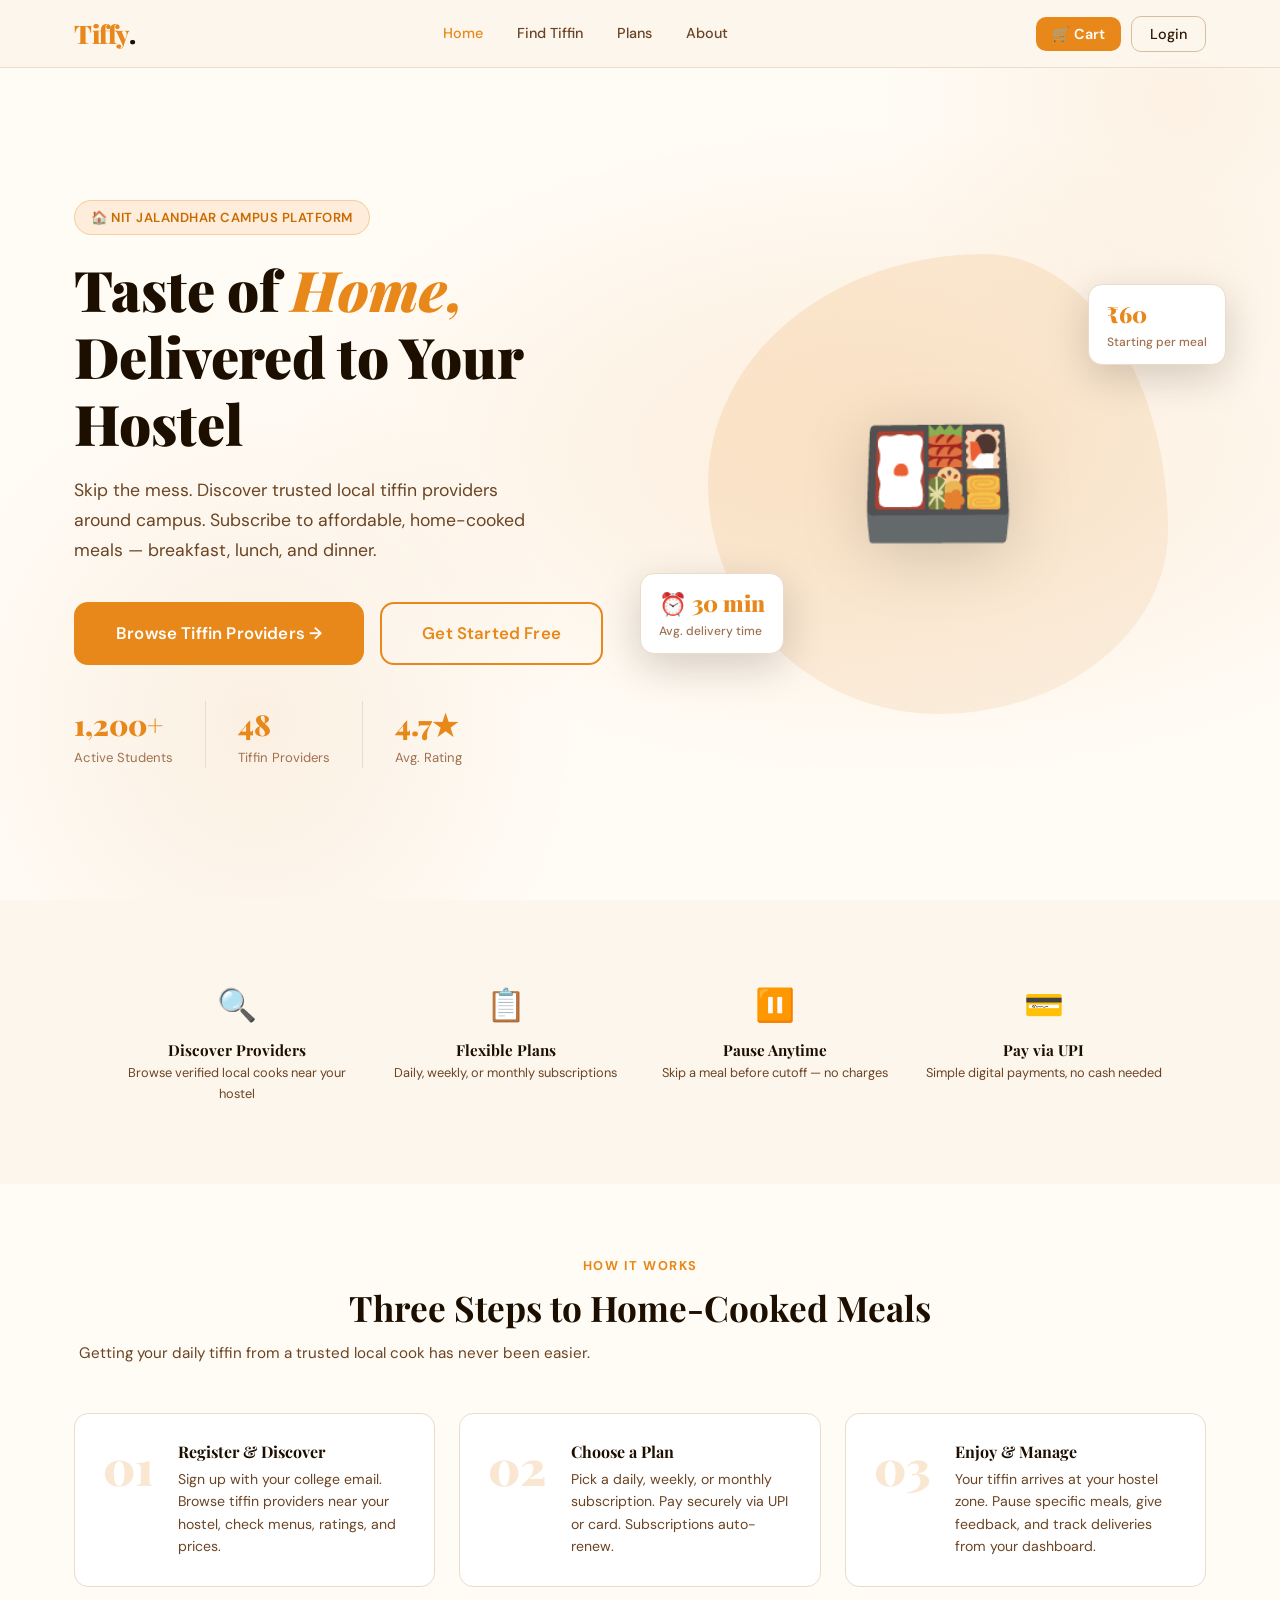
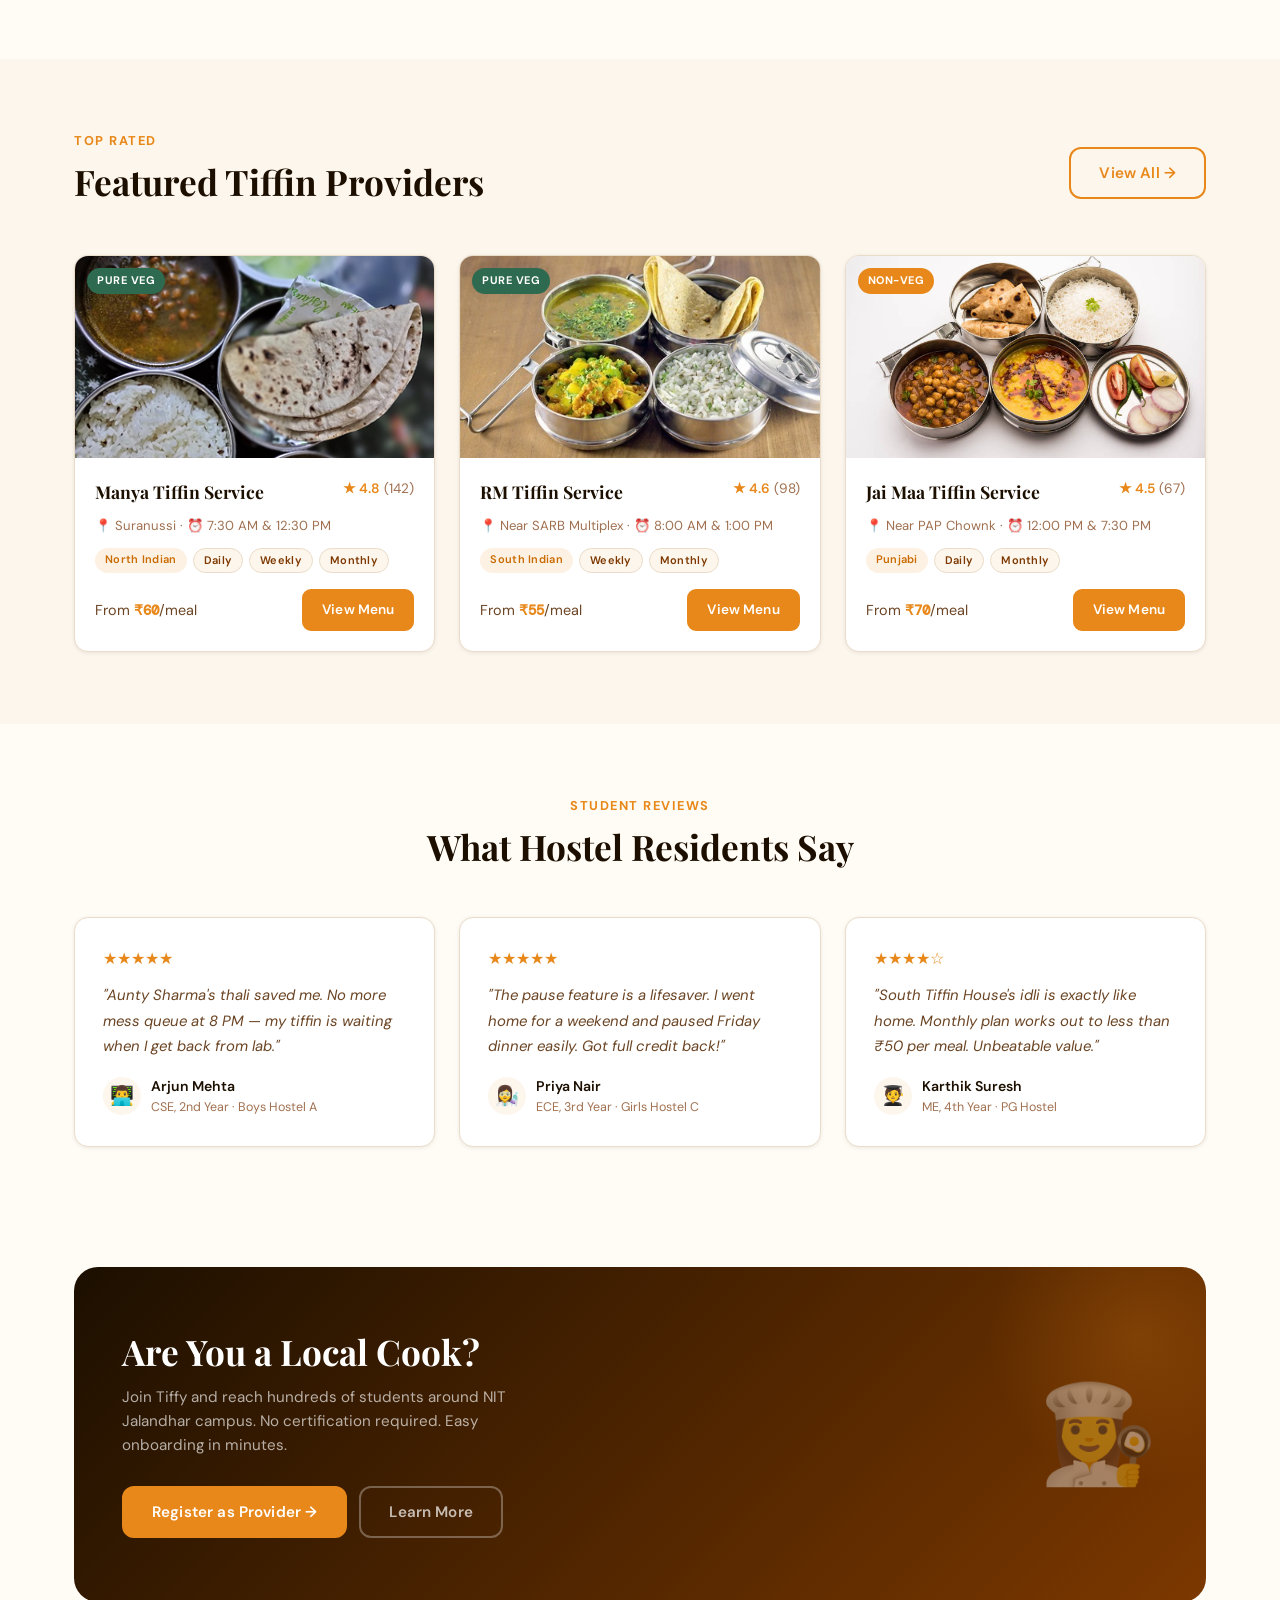
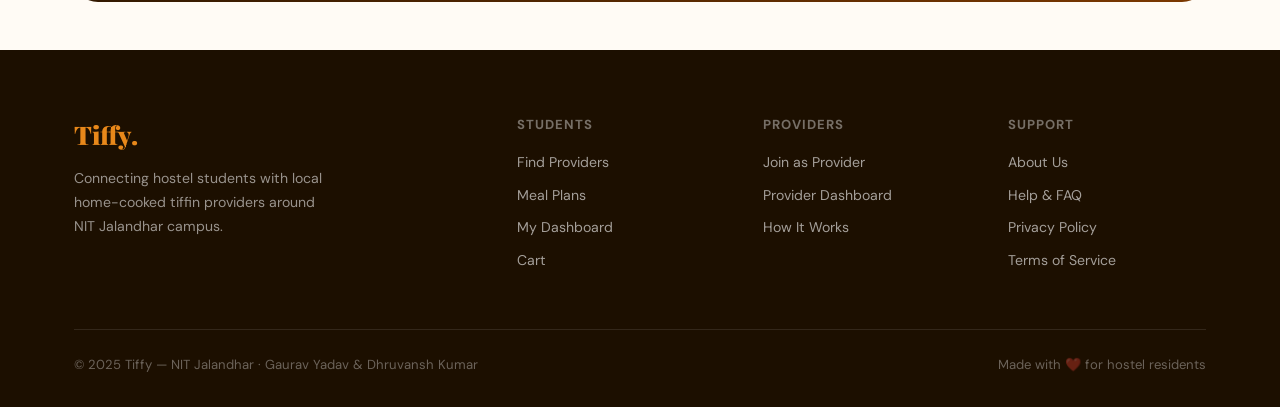
<file: index.html>
<!DOCTYPE html>
<html lang="en">
<head>
  <meta charset="UTF-8">
  <meta name="viewport" content="width=device-width, initial-scale=1.0">
  <title>Tiffy — Home-Style Tiffin for Hostel Students</title>
  <link rel="stylesheet" href="css/style.css">
  <style>
    /* Page-specific styles */
    .how-step { display: flex; gap: 24px; align-items: flex-start; padding: 28px; background: white; border-radius: var(--radius); border: 1px solid var(--border); }
    .how-num { font-family: var(--font-display); font-size: 3rem; font-weight: 900; color: rgba(232,136,26,0.2); line-height: 1; flex-shrink: 0; }
    .how-content h4 { color: var(--espresso); margin-bottom: 6px; }
    .how-content p { font-size: 0.88rem; }
    .testimonial-card { background: white; border-radius: var(--radius); padding: 28px; border: 1px solid var(--border); box-shadow: var(--shadow-sm); }
    .testimonial-card .stars { color: var(--saffron); font-size: 1rem; margin-bottom: 12px; }
    .testimonial-card .quote { font-size: 0.93rem; color: var(--text-light); line-height: 1.7; margin-bottom: 16px; font-style: italic; }
    .testimonial-card .author { display: flex; align-items: center; gap: 10px; }
    .testimonial-card .avatar { width: 38px; height: 38px; border-radius: 50%; background: var(--cream); display: flex; align-items: center; justify-content: center; font-size: 1.2rem; }
    .testimonial-card .author-info .name { font-weight: 600; font-size: 0.88rem; color: var(--espresso); }
    .testimonial-card .author-info .role { font-size: 0.78rem; color: var(--muted); }
    .features-strip { background: var(--cream); border-radius: var(--radius); padding: 32px 40px; display: grid; grid-template-columns: repeat(4, 1fr); gap: 24px; }
    .feat-item { text-align: center; }
    .feat-icon { font-size: 2rem; margin-bottom: 10px; }
    .feat-item h4 { font-size: 0.95rem; color: var(--espresso); margin-bottom: 4px; }
    .feat-item p { font-size: 0.8rem; }
    .cta-banner { background: linear-gradient(135deg, var(--espresso) 0%, var(--deep) 100%); border-radius: 24px; padding: 64px 48px; display: grid; grid-template-columns: 1fr auto; gap: 40px; align-items: center; overflow: hidden; position: relative; }
    .cta-banner::before { content: ''; position: absolute; right: -80px; top: -80px; width: 300px; height: 300px; background: radial-gradient(circle, rgba(232,136,26,0.2) 0%, transparent 70%); pointer-events: none; }
    .cta-banner h2 { color: white; margin-bottom: 12px; }
    .cta-banner p { color: rgba(255,255,255,0.65); max-width: 400px; }
    .provider-preview { background: var(--cream); border-radius: 12px; padding: 16px 20px; display: flex; align-items: center; gap: 14px; margin-bottom: 12px; transition: box-shadow var(--transition); }
    .provider-preview:hover { box-shadow: var(--shadow-md); }
    @media(max-width:768px) { .features-strip { grid-template-columns: 1fr 1fr; } .cta-banner { grid-template-columns: 1fr; } }
  </style>
</head>
<body>
<!--Comment-->
<!-- Navbar -->
<nav class="navbar" id="navbar">
  <div class="navbar-inner">
    <a href="index.html" class="nav-logo">Tiffy<span>.</span></a>
    <div class="nav-links">
      <a href="index.html">Home</a>
      <a href="discovery.html">Find Tiffin</a>
      <a href="subscriptions.html">Plans</a>
      <a href="about.html">About</a>
    </div>
    <div class="nav-actions">
      <a href="cart.html" style="text-decoration:none">
        <button class="btn-cart">🛒 Cart<span class="cart-badge" style="display:none">0</span></button>
      </a>
      <button class="btn-nav-login">Login</button>
    </div>
  </div>
</nav>

<!-- Hero -->
<section class="hero">
  <div class="container">
    <div class="grid-2" style="align-items:center; gap:60px;">
      <div class="hero-content">
        <div class="hero-eyebrow">🏠 NIT Jalandhar Campus Platform</div>
        <h1>Taste of <span class="accent">Home,</span><br>Delivered to Your Hostel</h1>
        <p>Skip the mess. Discover trusted local tiffin providers around campus. Subscribe to affordable, home-cooked meals — breakfast, lunch, and dinner.</p>
        <div class="hero-ctas">
          <a href="discovery.html" class="btn btn-primary btn-lg">Browse Tiffin Providers →</a>
          <a href="register.html" class="btn btn-secondary btn-lg">Get Started Free</a>
        </div>
        <div style="display:flex; gap:32px; margin-top:36px;">
          <div><div style="font-family:var(--font-display);font-size:1.8rem;font-weight:900;color:var(--saffron);">1,200+</div><div style="font-size:0.82rem;color:var(--muted);">Active Students</div></div>
          <div style="width:1px;background:var(--border)"></div>
          <div><div style="font-family:var(--font-display);font-size:1.8rem;font-weight:900;color:var(--saffron);">48</div><div style="font-size:0.82rem;color:var(--muted);">Tiffin Providers</div></div>
          <div style="width:1px;background:var(--border)"></div>
          <div><div style="font-family:var(--font-display);font-size:1.8rem;font-weight:900;color:var(--saffron);">4.7★</div><div style="font-size:0.82rem;color:var(--muted);">Avg. Rating</div></div>
        </div>
      </div>
      <div class="hero-visual">
        <div class="hero-blob">
          <div style="font-size:8rem; filter:drop-shadow(0 12px 32px rgba(0,0,0,0.15));">🍱</div>
        </div>
        <div class="floating-stats stat-top-right fade-in">
          <div class="stat-num">₹60</div>
          <div class="stat-label">Starting per meal</div>
        </div>
        <div class="floating-stats stat-bottom-left fade-in">
          <div class="stat-num">⏰ 30 min</div>
          <div class="stat-label">Avg. delivery time</div>
        </div>
      </div>
    </div>
  </div>
</section>

<!-- Features strip -->
<div class="section-sm" style="background: var(--cream);">
  <div class="container">
    <div class="features-strip">
      <div class="feat-item fade-in"><div class="feat-icon">🔍</div><h4>Discover Providers</h4><p>Browse verified local cooks near your hostel</p></div>
      <div class="feat-item fade-in"><div class="feat-icon">📋</div><h4>Flexible Plans</h4><p>Daily, weekly, or monthly subscriptions</p></div>
      <div class="feat-item fade-in"><div class="feat-icon">⏸️</div><h4>Pause Anytime</h4><p>Skip a meal before cutoff — no charges</p></div>
      <div class="feat-item fade-in"><div class="feat-icon">💳</div><h4>Pay via UPI</h4><p>Simple digital payments, no cash needed</p></div>
    </div>
  </div>
</div>

<!-- How it works -->
<section class="section">
  <div class="container">
    <div class="section-header text-center">
      <div class="eyebrow">How It Works</div>
      <h2>Three Steps to Home-Cooked Meals</h2>
      <p>Getting your daily tiffin from a trusted local cook has never been easier.</p>
    </div>
    <div class="grid-3" style="margin-top:16px;">
      <div class="how-step fade-in"><div class="how-num">01</div><div class="how-content"><h4>Register & Discover</h4><p>Sign up with your college email. Browse tiffin providers near your hostel, check menus, ratings, and prices.</p></div></div>
      <div class="how-step fade-in"><div class="how-num">02</div><div class="how-content"><h4>Choose a Plan</h4><p>Pick a daily, weekly, or monthly subscription. Pay securely via UPI or card. Subscriptions auto-renew.</p></div></div>
      <div class="how-step fade-in"><div class="how-num">03</div><div class="how-content"><h4>Enjoy & Manage</h4><p>Your tiffin arrives at your hostel zone. Pause specific meals, give feedback, and track deliveries from your dashboard.</p></div></div>
    </div>
  </div>
</section>

<!-- Featured Providers -->
<section class="section" style="background:var(--cream);">
  <div class="container">
    <div class="flex-between" style="margin-bottom:40px;">
      <div class="section-header" style="margin-bottom:0">
        <div class="eyebrow">Top Rated</div>
        <h2>Featured Tiffin Providers</h2>
      </div>
      <a href="discovery.html" class="btn btn-secondary">View All →</a>
    </div>
    <div class="providers-grid" id="featured-providers"></div>
  </div>
</section>

<!-- Testimonials -->
<section class="section">
  <div class="container">
    <div class="section-header text-center">
      <div class="eyebrow">Student Reviews</div>
      <h2>What Hostel Residents Say</h2>
    </div>
    <div class="grid-3">
      <div class="testimonial-card fade-in">
        <div class="stars">★★★★★</div>
        <p class="quote">"Aunty Sharma's thali saved me. No more mess queue at 8 PM — my tiffin is waiting when I get back from lab."</p>
        <div class="author"><div class="avatar">👨‍💻</div><div class="author-info"><div class="name">Arjun Mehta</div><div class="role">CSE, 2nd Year · Boys Hostel A</div></div></div>
      </div>
      <div class="testimonial-card fade-in">
        <div class="stars">★★★★★</div>
        <p class="quote">"The pause feature is a lifesaver. I went home for a weekend and paused Friday dinner easily. Got full credit back!"</p>
        <div class="author"><div class="avatar">👩‍🔬</div><div class="author-info"><div class="name">Priya Nair</div><div class="role">ECE, 3rd Year · Girls Hostel C</div></div></div>
      </div>
      <div class="testimonial-card fade-in">
        <div class="stars">★★★★☆</div>
        <p class="quote">"South Tiffin House's idli is exactly like home. Monthly plan works out to less than ₹50 per meal. Unbeatable value."</p>
        <div class="author"><div class="avatar">🧑‍🎓</div><div class="author-info"><div class="name">Karthik Suresh</div><div class="role">ME, 4th Year · PG Hostel</div></div></div>
      </div>
    </div>
  </div>
</section>

<!-- CTA Banner -->
<section class="section-sm">
  <div class="container">
    <div class="cta-banner">
      <div>
        <h2>Are You a Local Cook?</h2>
        <p>Join Tiffy and reach hundreds of students around NIT Jalandhar campus. No certification required. Easy onboarding in minutes.</p>
        <div style="display:flex;gap:12px;margin-top:28px;flex-wrap:wrap;">
          <a href="register.html?role=provider" class="btn btn-primary">Register as Provider →</a>
          <a href="about.html" class="btn" style="color:rgba(255,255,255,0.7);border-color:rgba(255,255,255,0.3);">Learn More</a>
        </div>
      </div>
      <div style="font-size:6rem; opacity:0.4;">👩‍🍳</div>
    </div>
  </div>
</section>

<!-- Footer -->
<footer class="footer">
  <div class="container">
    <div class="footer-grid">
      <div class="footer-brand">
        <div class="wordmark">Tiffy.</div>
        <p>Connecting hostel students with local home-cooked tiffin providers around NIT Jalandhar campus.</p>
      </div>
      <div class="footer-col">
        <h5>Students</h5>
        <a href="discovery.html">Find Providers</a>
        <a href="subscriptions.html">Meal Plans</a>
        <a href="student-dashboard.html">My Dashboard</a>
        <a href="cart.html">Cart</a>
      </div>
      <div class="footer-col">
        <h5>Providers</h5>
        <a href="register.html?role=provider">Join as Provider</a>
        <a href="provider-dashboard.html">Provider Dashboard</a>
        <a href="about.html">How It Works</a>
      </div>
      <div class="footer-col">
        <h5>Support</h5>
        <a href="about.html">About Us</a>
        <a href="#">Help & FAQ</a>
        <a href="#">Privacy Policy</a>
        <a href="#">Terms of Service</a>
      </div>
    </div>
    <div class="footer-bottom">
      <span>© 2025 Tiffy — NIT Jalandhar · Gaurav Yadav & Dhruvansh Kumar</span>
      <span>Made with ❤️ for hostel residents</span>
    </div>
  </div>
</footer>

<script src="js/app.js"></script>
<script>
// Render featured providers
const featuredIds = ['p1','p2','p3'];
const grid = document.getElementById('featured-providers');
grid.innerHTML = featuredIds.map(id => {
  const p = getProvider(id);
  return `
  <div class="card provider-card fade-in">
    <div class="thumb">
      ${p.image ? `<img src="${p.image}" alt="${p.name}">` : `<div style="background:linear-gradient(135deg,rgba(232,136,26,0.15),rgba(201,107,0,0.08));height:100%;display:flex;align-items:center;justify-content:center;font-size:4rem;">${p.emoji}</div>`}
      <span class="tag ${p.isVeg?'veg':''}">${p.isVeg?'Pure Veg':'Non-Veg'}</span>
      ${!p.isOpen?'<span class="tag closed" style="left:auto;right:12px">Closed</span>':''}
    </div>
    <div class="card-body">
      <div class="provider-info">
        <span class="provider-name">${p.name}</span>
        <span class="provider-rating">★ ${p.rating} <span style="color:var(--muted);font-weight:400">(${p.reviews})</span></span>
      </div>
      <div class="provider-meta">📍 ${p.area} · ⏰ ${p.deliveryTime}</div>
      <div class="provider-tags">
        <span class="provider-tag tag-cuisine">${p.cuisine}</span>
        ${p.plans.map(pl=>`<span class="provider-tag tag-plan">${pl}</span>`).join('')}
      </div>
      <div class="flex-between">
        <span class="price-range">From <strong>₹${p.priceFrom}</strong>/meal</span>
        <a href="provider.html?id=${p.id}" class="btn btn-sm btn-primary">View Menu</a>
      </div>
    </div>
  </div>`;
}).join('');
</script>
</body>
</html>
</file>
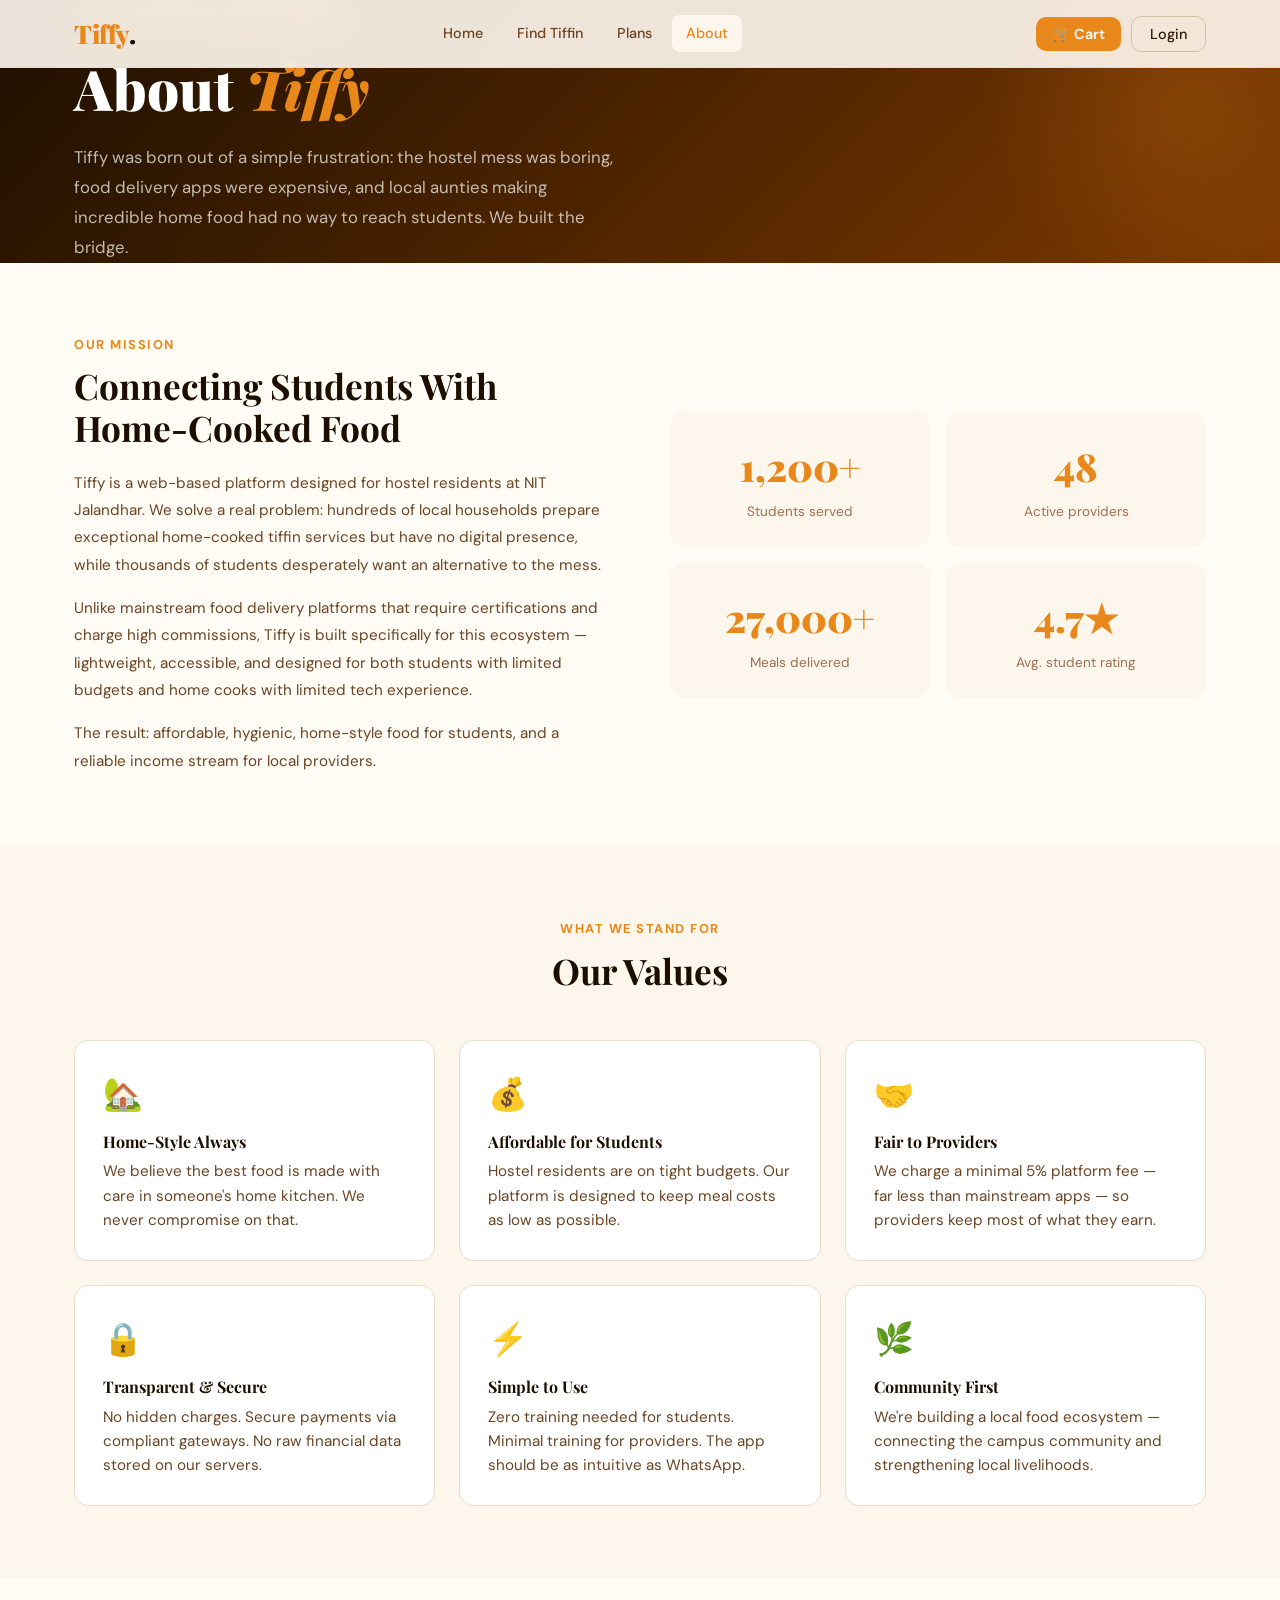
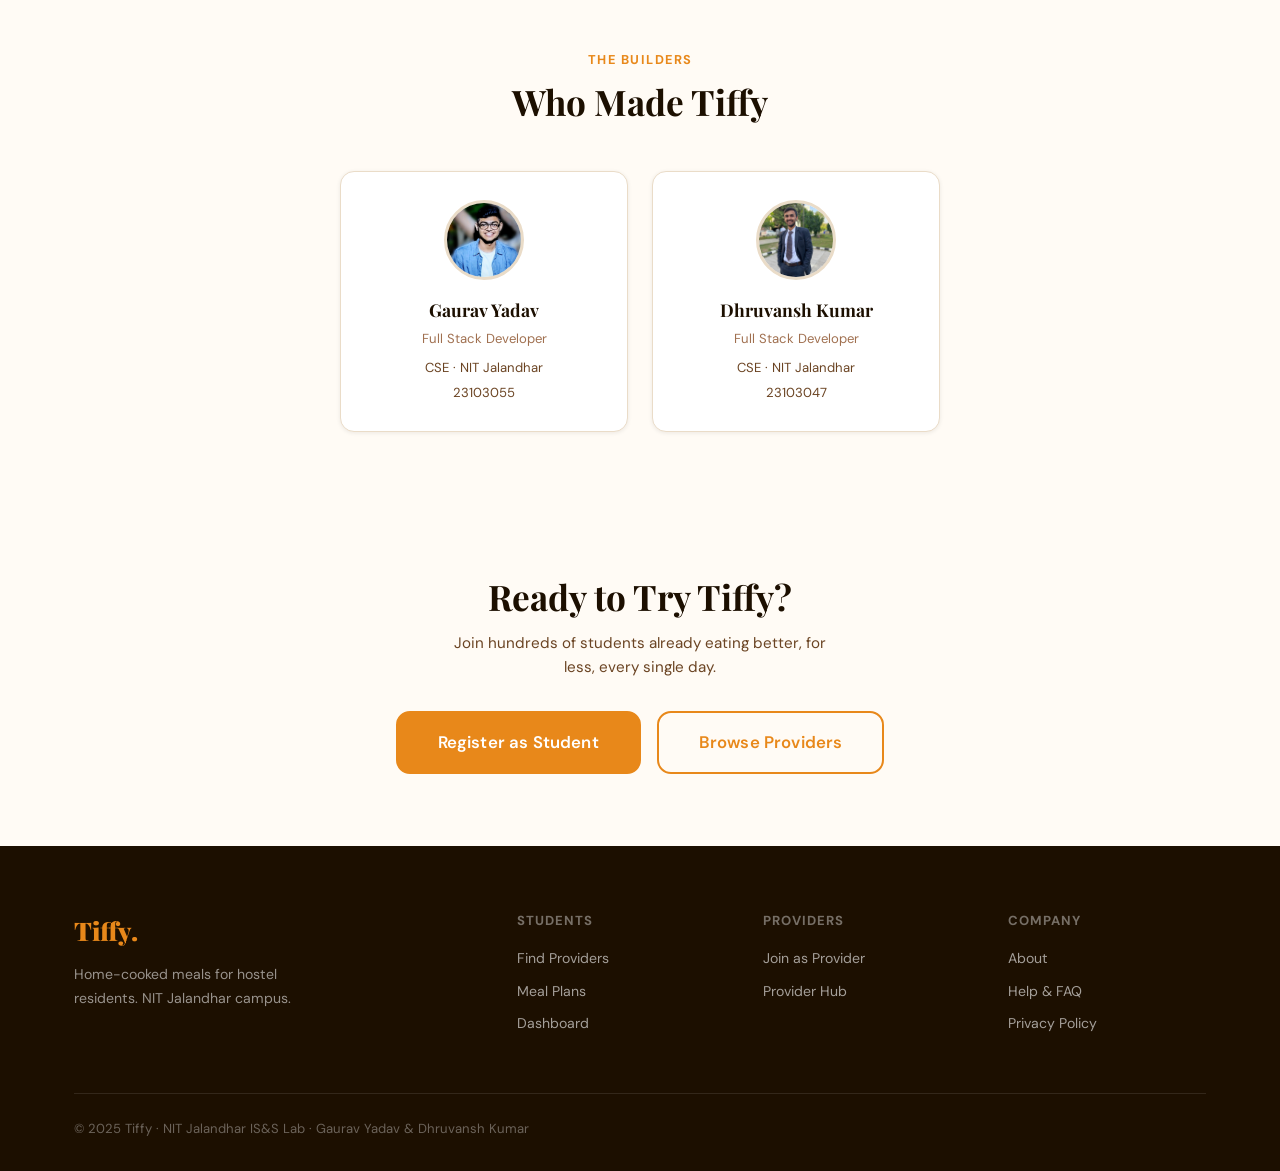
<file: about.html>
<!DOCTYPE html>
<html lang="en">
<head>
  <meta charset="UTF-8">
  <meta name="viewport" content="width=device-width, initial-scale=1.0">
  <title>About — Tiffy</title>
  <link rel="stylesheet" href="css/style.css">
  <style>
    .team-card { background:white; border-radius:var(--radius); padding:28px; text-align:center; border:1px solid var(--border); box-shadow:var(--shadow-sm); }
    .team-avatar { width:80px; height:80px; border-radius:50%; background:var(--cream); display:flex; align-items:center; justify-content:center; font-size:2.5rem; margin:0 auto 16px; border:3px solid var(--border); }
    .team-avatar img { width:100%; height:100%; object-fit:cover; border-radius:50%; }
    .team-name { font-family:var(--font-display); font-size:1.1rem; font-weight:700; color:var(--espresso); margin-bottom:4px; }
    .team-role { font-size:0.82rem; color:var(--muted); margin-bottom:8px; }
    .team-detail { font-size:0.82rem; color:var(--text-light); }
    .value-card { padding:28px; background:white; border-radius:var(--radius); border:1px solid var(--border); }
    .value-icon { font-size:2rem; margin-bottom:12px; }
  </style>
</head>
<body>
<nav class="navbar">
  <div class="navbar-inner">
    <a href="index.html" class="nav-logo">Tiffy<span>.</span></a>
    <div class="nav-links"><a href="index.html">Home</a><a href="discovery.html">Find Tiffin</a><a href="subscriptions.html">Plans</a><a href="about.html" class="active">About</a></div>
    <div class="nav-actions">
      <a href="cart.html" style="text-decoration:none"><button class="btn-cart">🛒 Cart<span class="cart-badge" style="display:none">0</span></button></a>
      <button class="btn-nav-login">Login</button>
    </div>
  </div>
</nav>

<!-- Hero -->
<div style="background:linear-gradient(135deg,var(--espresso) 0%,var(--deep) 100%);padding:calc(var(--nav-h)+80px) 0 80px;position:relative;overflow:hidden">
  <div style="position:absolute;top:-100px;right:-100px;width:400px;height:400px;background:radial-gradient(circle,rgba(232,136,26,0.2) 0%,transparent 70%);pointer-events:none"></div>
  <div class="container" style="position:relative;z-index:1">
    <div style="max-width:640px">
      <div style="display:inline-block;background:rgba(232,136,26,0.2);color:var(--saffron);border:1px solid rgba(232,136,26,0.4);padding:6px 16px;border-radius:40px;font-size:0.8rem;font-weight:700;letter-spacing:0.5px;text-transform:uppercase;margin-bottom:20px">IS&S Lab Project · NIT Jalandhar</div>
      <h1 style="color:white;margin-bottom:20px">About <span style="color:var(--saffron);font-style:italic">Tiffy</span></h1>
      <p style="color:rgba(255,255,255,0.7);font-size:1.05rem;line-height:1.8;max-width:540px">Tiffy was born out of a simple frustration: the hostel mess was boring, food delivery apps were expensive, and local aunties making incredible home food had no way to reach students. We built the bridge.</p>
    </div>
  </div>
</div>

<!-- Mission -->
<div class="section">
  <div class="container">
    <div class="grid-2" style="gap:60px;align-items:center">
      <div>
        <div class="section-header" style="margin-bottom:20px">
          <div class="eyebrow">Our Mission</div>
          <h2>Connecting Students With Home-Cooked Food</h2>
        </div>
        <p style="line-height:1.8;margin-bottom:16px">Tiffy is a web-based platform designed for hostel residents at NIT Jalandhar. We solve a real problem: hundreds of local households prepare exceptional home-cooked tiffin services but have no digital presence, while thousands of students desperately want an alternative to the mess.</p>
        <p style="line-height:1.8;margin-bottom:16px">Unlike mainstream food delivery platforms that require certifications and charge high commissions, Tiffy is built specifically for this ecosystem — lightweight, accessible, and designed for both students with limited budgets and home cooks with limited tech experience.</p>
        <p style="line-height:1.8">The result: affordable, hygienic, home-style food for students, and a reliable income stream for local providers.</p>
      </div>
      <div style="display:grid;grid-template-columns:1fr 1fr;gap:16px">
        <div style="background:var(--cream);border-radius:var(--radius);padding:24px;text-align:center">
          <div style="font-family:var(--font-display);font-size:2.4rem;font-weight:900;color:var(--saffron)">1,200+</div>
          <div style="font-size:0.85rem;color:var(--muted);margin-top:4px">Students served</div>
        </div>
        <div style="background:var(--cream);border-radius:var(--radius);padding:24px;text-align:center">
          <div style="font-family:var(--font-display);font-size:2.4rem;font-weight:900;color:var(--saffron)">48</div>
          <div style="font-size:0.85rem;color:var(--muted);margin-top:4px">Active providers</div>
        </div>
        <div style="background:var(--cream);border-radius:var(--radius);padding:24px;text-align:center">
          <div style="font-family:var(--font-display);font-size:2.4rem;font-weight:900;color:var(--saffron)">27,000+</div>
          <div style="font-size:0.85rem;color:var(--muted);margin-top:4px">Meals delivered</div>
        </div>
        <div style="background:var(--cream);border-radius:var(--radius);padding:24px;text-align:center">
          <div style="font-family:var(--font-display);font-size:2.4rem;font-weight:900;color:var(--saffron)">4.7★</div>
          <div style="font-size:0.85rem;color:var(--muted);margin-top:4px">Avg. student rating</div>
        </div>
      </div>
    </div>
  </div>
</div>

<!-- Values -->
<div class="section" style="background:var(--cream)">
  <div class="container">
    <div class="section-header text-center"><div class="eyebrow">What We Stand For</div><h2>Our Values</h2></div>
    <div class="grid-3">
      <div class="value-card fade-in"><div class="value-icon">🏡</div><h4 style="color:var(--espresso);margin-bottom:8px">Home-Style Always</h4><p>We believe the best food is made with care in someone's home kitchen. We never compromise on that.</p></div>
      <div class="value-card fade-in"><div class="value-icon">💰</div><h4 style="color:var(--espresso);margin-bottom:8px">Affordable for Students</h4><p>Hostel residents are on tight budgets. Our platform is designed to keep meal costs as low as possible.</p></div>
      <div class="value-card fade-in"><div class="value-icon">🤝</div><h4 style="color:var(--espresso);margin-bottom:8px">Fair to Providers</h4><p>We charge a minimal 5% platform fee — far less than mainstream apps — so providers keep most of what they earn.</p></div>
      <div class="value-card fade-in"><div class="value-icon">🔒</div><h4 style="color:var(--espresso);margin-bottom:8px">Transparent & Secure</h4><p>No hidden charges. Secure payments via compliant gateways. No raw financial data stored on our servers.</p></div>
      <div class="value-card fade-in"><div class="value-icon">⚡</div><h4 style="color:var(--espresso);margin-bottom:8px">Simple to Use</h4><p>Zero training needed for students. Minimal training for providers. The app should be as intuitive as WhatsApp.</p></div>
      <div class="value-card fade-in"><div class="value-icon">🌿</div><h4 style="color:var(--espresso);margin-bottom:8px">Community First</h4><p>We're building a local food ecosystem — connecting the campus community and strengthening local livelihoods.</p></div>
    </div>
  </div>
</div>

<!-- Team -->
<div class="section">
  <div class="container">
    <div class="section-header text-center"><div class="eyebrow">The Builders</div><h2>Who Made Tiffy</h2></div>
    <div style="display:grid;grid-template-columns:repeat(2,1fr);gap:24px;max-width:600px;margin:0 auto">
      <div class="team-card fade-in">
        <div class="team-avatar"><img src="assets/img/pic1.jpg" alt="Gaurav Yadav"></div>
        <div class="team-name">Gaurav Yadav</div>
        <div class="team-role">Full Stack Developer</div>
        <div class="team-detail">CSE · NIT Jalandhar</div>
        <div class="team-detail" style="margin-top:4px">23103055</div>
      </div>
      <div class="team-card fade-in">
        <div class="team-avatar"><img src="assets/img/my photo.jpg" alt="Dhruvansh Kumar"></div>
        <div class="team-name">Dhruvansh Kumar</div>
        <div class="team-role">Full Stack Developer</div>
        <div class="team-detail">CSE · NIT Jalandhar</div>
        <div class="team-detail" style="margin-top:4px">23103047</div>
      </div>
    </div>
    
  </div>
</div>


<!-- CTA -->
<div class="section">
  <div class="container" style="text-align:center">
    <h2 style="color:var(--espresso);margin-bottom:12px">Ready to Try Tiffy?</h2>
    <p style="margin-bottom:32px;max-width:400px;margin-left:auto;margin-right:auto">Join hundreds of students already eating better, for less, every single day.</p>
    <div style="display:flex;gap:16px;justify-content:center;flex-wrap:wrap">
      <a href="register.html" class="btn btn-primary btn-lg">Register as Student</a>
      <a href="discovery.html" class="btn btn-secondary btn-lg">Browse Providers</a>
    </div>
  </div>
</div>

<footer class="footer">
  <div class="container">
    <div class="footer-grid">
      <div class="footer-brand"><div class="wordmark">Tiffy.</div><p>Home-cooked meals for hostel residents. NIT Jalandhar campus.</p></div>
      <div class="footer-col"><h5>Students</h5><a href="discovery.html">Find Providers</a><a href="subscriptions.html">Meal Plans</a><a href="student-dashboard.html">Dashboard</a></div>
      <div class="footer-col"><h5>Providers</h5><a href="register.html?role=provider">Join as Provider</a><a href="provider-dashboard.html">Provider Hub</a></div>
      <div class="footer-col"><h5>Company</h5><a href="about.html">About</a><a href="#">Help & FAQ</a><a href="#">Privacy Policy</a></div>
    </div>
    <div class="footer-bottom"><span>© 2025 Tiffy · NIT Jalandhar IS&S Lab · Gaurav Yadav & Dhruvansh Kumar</span></div>
  </div>
</footer>
<script src="js/app.js"></script>
</body>
</html>
</file>
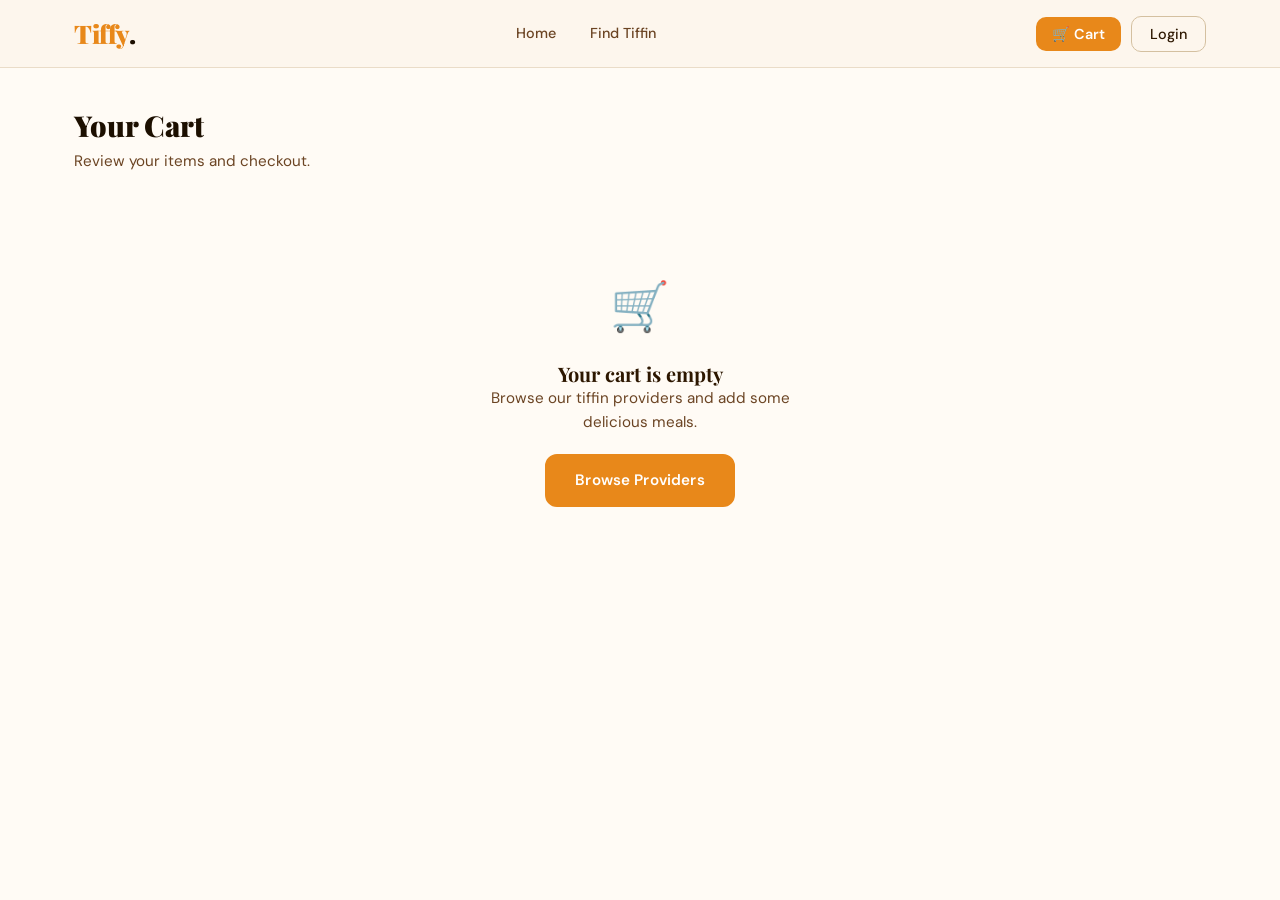
<file: cart.html>
<!DOCTYPE html>
<html lang="en">
<head>
  <meta charset="UTF-8">
  <meta name="viewport" content="width=device-width, initial-scale=1.0">
  <title>Cart & Checkout — Tiffy</title>
  <link rel="stylesheet" href="css/style.css">
</head>
<body>
<nav class="navbar">
  <div class="navbar-inner">
    <a href="index.html" class="nav-logo">Tiffy<span>.</span></a>
    <div class="nav-links"><a href="index.html">Home</a><a href="discovery.html">Find Tiffin</a></div>
    <div class="nav-actions">
      <a href="cart.html" style="text-decoration:none"><button class="btn-cart">🛒 Cart<span class="cart-badge" style="display:none">0</span></button></a>
      <button class="btn-nav-login">Login</button>
    </div>
  </div>
</nav>

<div class="page-pad section">
  <div class="container">
    <h1 style="font-size:1.8rem;color:var(--espresso);margin-bottom:6px;">Your Cart</h1>
    <p style="margin-bottom:36px;">Review your items and checkout.</p>

    <!-- Empty state -->
    <div id="cart-empty" class="empty-state hidden">
      <div class="empty-icon">🛒</div>
      <h3>Your cart is empty</h3>
      <p>Browse our tiffin providers and add some delicious meals.</p>
      <a href="discovery.html" class="btn btn-primary">Browse Providers</a>
    </div>

    <!-- Cart layout -->
    <div class="cart-layout" id="cart-layout">
      <div>
        <div id="cart-items"></div>

        <!-- Checkout form -->
        <div class="card mt-24" id="checkout-form" style="margin-top:24px">
          <div class="card-body">
            <h3 style="color:var(--espresso);margin-bottom:20px;font-family:var(--font-display)">Delivery Details</h3>
            <div class="form-row">
              <div class="form-group">
                <label class="form-label">Full Name <span class="req">*</span></label>
                <input type="text" class="form-control" id="del-name" placeholder="Your name" required>
                <span class="form-error">Required</span>
              </div>
              <div class="form-group">
                <label class="form-label">Phone <span class="req">*</span></label>
                <input type="tel" class="form-control" id="del-phone" placeholder="9876543210" required>
                <span class="form-error">Required</span>
              </div>
            </div>
            <div class="form-row">
              <div class="form-group">
                <label class="form-label">Hostel <span class="req">*</span></label>
                <select class="form-control" id="del-hostel" required>
                  <option value="">Select Hostel</option>
                  <option>Boys Hostel A</option><option>Boys Hostel B</option>
                  <option>Boys Hostel C</option><option>Girls Hostel</option>
                  <option>PG Hostel</option>
                </select>
                <span class="form-error">Required</span>
              </div>
              <div class="form-group">
                <label class="form-label">Room / Block <span class="req">*</span></label>
                <input type="text" class="form-control" id="del-block" placeholder="A-204" required>
                <span class="form-error">Required</span>
              </div>
            </div>
            <div class="form-group">
              <label class="form-label">Delivery Instructions</label>
              <input type="text" class="form-control" id="del-notes" placeholder="e.g. Leave at reception, call when you arrive…">
            </div>

            <h3 style="color:var(--espresso);margin:28px 0 20px;font-family:var(--font-display)">Payment Method</h3>
            <div style="display:grid;grid-template-columns:1fr 1fr 1fr;gap:10px;margin-bottom:6px">
              <label style="border:2px solid var(--saffron);border-radius:12px;padding:14px;text-align:center;cursor:pointer;background:rgba(232,136,26,0.06)">
                <input type="radio" name="pay" value="upi" checked style="display:none">
                <div style="font-size:1.3rem">📲</div>
                <div style="font-size:0.82rem;font-weight:600;color:var(--saffron);margin-top:4px">UPI</div>
              </label>
              <label style="border:2px solid var(--border);border-radius:12px;padding:14px;text-align:center;cursor:pointer" onclick="this.style.borderColor='var(--saffron)'">
                <input type="radio" name="pay" value="card" style="display:none">
                <div style="font-size:1.3rem">💳</div>
                <div style="font-size:0.82rem;font-weight:600;color:var(--text-light);margin-top:4px">Card</div>
              </label>
              <label style="border:2px solid var(--border);border-radius:12px;padding:14px;text-align:center;cursor:pointer" onclick="this.style.borderColor='var(--saffron)'">
                <input type="radio" name="pay" value="netbanking" style="display:none">
                <div style="font-size:1.3rem">🏦</div>
                <div style="font-size:0.82rem;font-weight:600;color:var(--text-light);margin-top:4px">Net Banking</div>
              </label>
            </div>
          </div>
        </div>
      </div>

      <!-- Summary -->
      <div class="cart-summary">
        <h3>Order Summary</h3>
        <div id="summary-rows"></div>
        <div class="coupon-row mt-16">
          <input type="text" class="form-control" id="coupon-code" placeholder="Coupon code">
          <button class="btn btn-secondary btn-sm" onclick="applyCoupon()">Apply</button>
        </div>
        <div id="discount-row" style="display:none" class="summary-row" style="color:var(--green)">
          <span>Discount</span><span id="discount-val" style="color:var(--green)"></span>
        </div>
        <div class="summary-row total">
          <span>Total</span><span class="val" id="total-val">₹0</span>
        </div>
        <div style="font-size:0.78rem;color:var(--muted);margin:8px 0 20px">Delivery charges: FREE</div>
        <button class="btn btn-primary btn-full btn-lg" onclick="placeOrder()">Place Order →</button>
        <div style="text-align:center;margin-top:12px;font-size:0.78rem;color:var(--muted)">🔒 Secure checkout · No hidden charges</div>
      </div>
    </div>
  </div>
</div>

<!-- Order success modal -->
<div class="modal-overlay" id="success-modal">
  <div class="modal" style="text-align:center">
    <div style="font-size:4rem;margin-bottom:16px">🎉</div>
    <h2 style="color:var(--espresso);margin-bottom:8px">Order Placed!</h2>
    <p style="margin-bottom:24px">Your order has been confirmed. Your tiffin will be delivered to your hostel at the scheduled time.</p>
    <div style="background:var(--cream);border-radius:12px;padding:16px;margin-bottom:24px;font-size:0.85rem;color:var(--text-light)" id="order-confirmation"></div>
    <div style="display:flex;gap:10px">
      <a href="student-dashboard.html" class="btn btn-primary" style="flex:1;justify-content:center">View Dashboard</a>
      <a href="discovery.html" class="btn btn-secondary" style="flex:1;justify-content:center">Browse More</a>
    </div>
  </div>
</div>

<script src="js/app.js"></script>
<script>
let discount = 0;

function renderCart() {
  const cart = Cart.get();
  const emptyEl = document.getElementById('cart-empty');
  const layoutEl = document.getElementById('cart-layout');

  if (!cart.length) {
    emptyEl.classList.remove('hidden');
    layoutEl.style.display = 'none';
    return;
  }
  emptyEl.classList.add('hidden');
  layoutEl.style.display = 'grid';

  // Prefill user details
  const user = Auth.get();
  if (user) {
    document.getElementById('del-name').value = user.name || '';
    document.getElementById('del-phone').value = user.phone || '';
    if (user.hostel) {
      const sel = document.getElementById('del-hostel');
      [...sel.options].forEach(o => { if(o.value===user.hostel) o.selected=true; });
    }
    document.getElementById('del-block').value = user.block || '';
  }

  document.getElementById('cart-items').innerHTML = `
    <div class="card">
      <div class="card-body">
        <h3 style="color:var(--espresso);margin-bottom:20px;font-family:var(--font-display)">Items (${cart.length})</h3>
        ${cart.map(item => `
          <div class="meal-row">
            <div class="meal-info">
              <div class="meal-name">${item.name}</div>
              <div class="meal-desc" style="color:var(--muted)">${item.provider||''}</div>
            </div>
            <div style="display:flex;align-items:center;gap:20px;flex-shrink:0">
              <div class="qty-control">
                <button class="qty-btn" onclick="Cart.updateQty('${item.id}',${item.qty-1})">−</button>
                <span class="qty-num">${item.qty}</span>
                <button class="qty-btn" onclick="Cart.updateQty('${item.id}',${item.qty+1})">+</button>
              </div>
              <span class="meal-price">₹${item.price * item.qty}</span>
              <button onclick="Cart.remove('${item.id}')" style="background:none;border:none;color:var(--muted);cursor:pointer;font-size:1.1rem" title="Remove">✕</button>
            </div>
          </div>`).join('')}
      </div>
    </div>`;

  // Summary
  const subtotal = Cart.total();
  document.getElementById('summary-rows').innerHTML = cart.map(i=>`
    <div class="summary-row"><span>${i.name} ×${i.qty}</span><span>₹${i.price*i.qty}</span></div>`).join('');
  document.getElementById('total-val').textContent = `₹${subtotal - discount}`;
}

function applyCoupon() {
  const code = document.getElementById('coupon-code').value.trim().toUpperCase();
  const discountRow = document.getElementById('discount-row');
  if (code === 'TIFFY10') {
    discount = Math.round(Cart.total() * 0.10);
    document.getElementById('discount-val').textContent = `-₹${discount}`;
    discountRow.style.display = 'flex';
    document.getElementById('total-val').textContent = `₹${Cart.total()-discount}`;
    showToast('Coupon applied! 10% off', 'success');
  } else if (code === 'FIRST50') {
    discount = 50;
    document.getElementById('discount-val').textContent = `-₹50`;
    discountRow.style.display = 'flex';
    document.getElementById('total-val').textContent = `₹${Cart.total()-discount}`;
    showToast('₹50 off applied!', 'success');
  } else {
    discount = 0;
    discountRow.style.display = 'none';
    document.getElementById('total-val').textContent = `₹${Cart.total()}`;
    showToast('Invalid coupon code', 'error');
  }
}

function placeOrder() {
  const cart = Cart.get();
  if (!cart.length) return;
  const name   = document.getElementById('del-name').value.trim();
  const phone  = document.getElementById('del-phone').value.trim();
  const hostel = document.getElementById('del-hostel').value;
  const block  = document.getElementById('del-block').value.trim();
  if (!name||!phone||!hostel||!block) { showToast('Please fill all delivery details', 'error'); return; }

  const orderId = 'ORD' + Date.now();
  const orders = JSON.parse(localStorage.getItem('tiffy_orders')||'[]');
  orders.push({ id:orderId, items:cart, total:Cart.total()-discount, deliveryName:name, hostel, block, date:new Date().toISOString(), status:'placed' });
  localStorage.setItem('tiffy_orders', JSON.stringify(orders));

  document.getElementById('order-confirmation').innerHTML = `
    <div>Order ID: <strong>${orderId}</strong></div>
    <div>Delivery to: <strong>${hostel}, Room ${block}</strong></div>
    <div>Total paid: <strong style="color:var(--saffron)">₹${Cart.total()-discount}</strong></div>`;

  Cart.clear();
  document.getElementById('success-modal').classList.add('open');
}

renderCart();
</script>
</body>
</html>
</file>
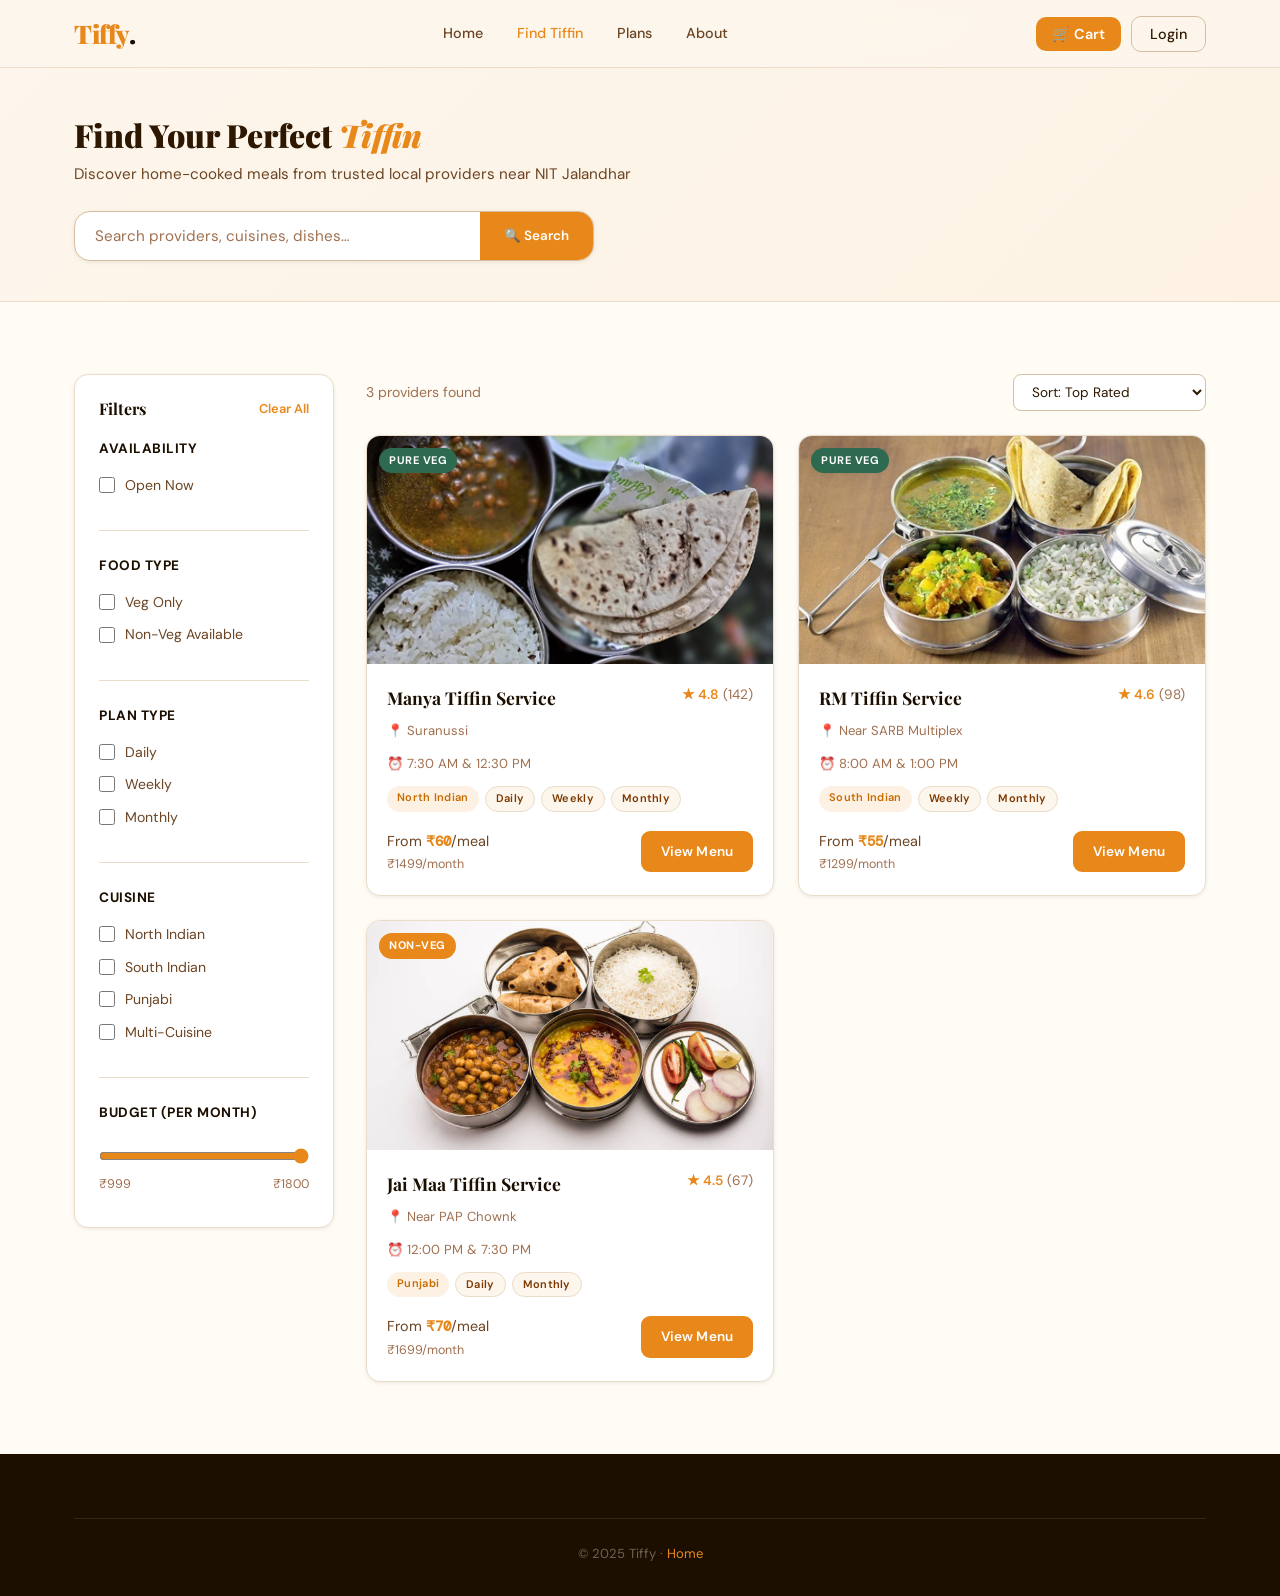
<file: discovery.html>
<!DOCTYPE html>
<html lang="en">
<head>
  <meta charset="UTF-8">
  <meta name="viewport" content="width=device-width, initial-scale=1.0">
  <title>Find Tiffin — Tiffy</title>
  <link rel="stylesheet" href="css/style.css">
  <style>
    .discovery-header { background: linear-gradient(135deg,var(--cream) 0%,rgba(232,136,26,0.08) 100%); padding: calc(var(--nav-h) + 48px) 0 40px; border-bottom: 1px solid var(--border); }
    .filter-sidebar { width: 260px; flex-shrink: 0; }
    .filter-panel { background: white; border-radius: var(--radius); border: 1px solid var(--border); padding: 24px; box-shadow: var(--shadow-sm); position: sticky; top: calc(var(--nav-h) + 20px); }
    .filter-section { margin-bottom: 24px; padding-bottom: 24px; border-bottom: 1px solid var(--border); }
    .filter-section:last-child { border-bottom: none; margin-bottom: 0; padding-bottom: 0; }
    .filter-section h5 { font-size: 0.85rem; font-weight: 700; color: var(--espresso); text-transform: uppercase; letter-spacing: 0.5px; margin-bottom: 14px; }
    .check-item { display: flex; align-items: center; gap: 10px; margin-bottom: 10px; cursor: pointer; }
    .check-item input[type=checkbox] { accent-color: var(--saffron); width: 16px; height: 16px; cursor: pointer; }
    .check-item label { font-size: 0.88rem; color: var(--text-light); cursor: pointer; flex: 1; }
    .count-badge { background: var(--cream); color: var(--muted); font-size: 11px; font-weight: 600; padding: 2px 8px; border-radius: 10px; }
    .results-bar { display: flex; align-items: center; justify-content: space-between; margin-bottom: 24px; }
    .results-count { font-size: 0.88rem; color: var(--muted); }
    .sort-select { padding: 8px 14px; border: 1.5px solid var(--border-dark); border-radius: 8px; font-size: 0.85rem; color: var(--text); outline: none; background: white; }
    .sort-select:focus { border-color: var(--saffron); }
    .no-results { text-align: center; padding: 60px; color: var(--muted); }
  </style>
</head>
<body>
<nav class="navbar">
  <div class="navbar-inner">
    <a href="index.html" class="nav-logo">Tiffy<span>.</span></a>
    <div class="nav-links"><a href="index.html">Home</a><a href="discovery.html" class="active">Find Tiffin</a><a href="subscriptions.html">Plans</a><a href="about.html">About</a></div>
    <div class="nav-actions">
      <a href="cart.html" style="text-decoration:none"><button class="btn-cart">🛒 Cart<span class="cart-badge" style="display:none">0</span></button></a>
      <button class="btn-nav-login">Login</button>
    </div>
  </div>
</nav>

<div class="discovery-header">
  <div class="container">
    <h1 style="font-size:2rem;margin-bottom:8px;">Find Your Perfect <span style="color:var(--saffron);font-style:italic">Tiffin</span></h1>
    <p style="margin-bottom:24px;">Discover home-cooked meals from trusted local providers near NIT Jalandhar</p>
    <div class="search-wrap" style="max-width:520px;">
      <input type="text" id="search-input" placeholder="Search providers, cuisines, dishes…">
      <button class="search-btn" onclick="applyFilters()">🔍 Search</button>
    </div>
  </div>
</div>

<div class="section">
  <div class="container">
    <div style="display:flex;gap:32px;align-items:flex-start;">

      <!-- Sidebar Filters -->
      <div class="filter-sidebar">
        <div class="filter-panel">
          <div style="display:flex;justify-content:space-between;align-items:center;margin-bottom:20px;">
            <h4 style="color:var(--espresso);">Filters</h4>
            <button onclick="clearFilters()" style="font-size:0.8rem;color:var(--saffron);background:none;border:none;cursor:pointer;font-weight:600;">Clear All</button>
          </div>

          <div class="filter-section">
            <h5>Availability</h5>
            <div class="check-item"><input type="checkbox" id="f-open" onchange="applyFilters()"><label for="f-open">Open Now</label></div>
          </div>

          <div class="filter-section">
            <h5>Food Type</h5>
            <div class="check-item"><input type="checkbox" id="f-veg" onchange="applyFilters()"><label for="f-veg">Veg Only</label></div>
            <div class="check-item"><input type="checkbox" id="f-nonveg" onchange="applyFilters()"><label for="f-nonveg">Non-Veg Available</label></div>
          </div>

          <div class="filter-section">
            <h5>Plan Type</h5>
            <div class="check-item"><input type="checkbox" id="f-daily" onchange="applyFilters()"><label for="f-daily">Daily</label></div>
            <div class="check-item"><input type="checkbox" id="f-weekly" onchange="applyFilters()"><label for="f-weekly">Weekly</label></div>
            <div class="check-item"><input type="checkbox" id="f-monthly" onchange="applyFilters()"><label for="f-monthly">Monthly</label></div>
          </div>

          <div class="filter-section">
            <h5>Cuisine</h5>
            <div class="check-item"><input type="checkbox" id="f-north" onchange="applyFilters()"><label for="f-north">North Indian</label></div>
            <div class="check-item"><input type="checkbox" id="f-south" onchange="applyFilters()"><label for="f-south">South Indian</label></div>
            <div class="check-item"><input type="checkbox" id="f-punjabi" onchange="applyFilters()"><label for="f-punjabi">Punjabi</label></div>
            <div class="check-item"><input type="checkbox" id="f-multi" onchange="applyFilters()"><label for="f-multi">Multi-Cuisine</label></div>
          </div>

          <div class="filter-section">
            <h5>Budget (per month)</h5>
            <div style="padding:8px 0;">
              <input type="range" id="f-price" min="999" max="1800" value="1800" style="width:100%;accent-color:var(--saffron);" oninput="document.getElementById('price-val').textContent='₹'+this.value;applyFilters()">
              <div style="display:flex;justify-content:space-between;font-size:0.78rem;color:var(--muted);margin-top:4px;"><span>₹999</span><span id="price-val">₹1800</span></div>
            </div>
          </div>
        </div>
      </div>

      <!-- Results -->
      <div style="flex:1;min-width:0;">
        <div class="results-bar">
          <span class="results-count" id="results-count">Loading providers…</span>
          <select class="sort-select" id="sort-select" onchange="applyFilters()">
            <option value="rating">Sort: Top Rated</option>
            <option value="price">Sort: Price Low to High</option>
            <option value="reviews">Sort: Most Reviewed</option>
          </select>
        </div>
        <div class="providers-grid" id="providers-grid"></div>
      </div>
    </div>
  </div>
</div>

<footer class="footer">
  <div class="container">
    <div class="footer-bottom" style="justify-content:center;border-top:1px solid rgba(255,255,255,0.1);padding-top:24px;">
      <span>© 2025 Tiffy · <a href="index.html" style="color:var(--saffron);">Home</a></span>
    </div>
  </div>
</footer>

<script src="js/app.js"></script>
<script>
function getFilters() {
  return {
    query: document.getElementById('search-input').value.toLowerCase().trim(),
    open:    document.getElementById('f-open').checked,
    veg:     document.getElementById('f-veg').checked,
    nonveg:  document.getElementById('f-nonveg').checked,
    daily:   document.getElementById('f-daily').checked,
    weekly:  document.getElementById('f-weekly').checked,
    monthly: document.getElementById('f-monthly').checked,
    north:   document.getElementById('f-north').checked,
    south:   document.getElementById('f-south').checked,
    punjabi: document.getElementById('f-punjabi').checked,
    multi:   document.getElementById('f-multi').checked,
    maxPrice: parseInt(document.getElementById('f-price').value),
    sort:    document.getElementById('sort-select').value
  };
}

function applyFilters() {
  const f = getFilters();
  let results = [...PROVIDERS];

  if (f.query) results = results.filter(p =>
    p.name.toLowerCase().includes(f.query) ||
    p.cuisine.toLowerCase().includes(f.query) ||
    p.area.toLowerCase().includes(f.query) ||
    p.meals.some(m => m.name.toLowerCase().includes(f.query))
  );
  if (f.open)    results = results.filter(p => p.isOpen);
  if (f.veg)     results = results.filter(p => p.isVeg);
  if (f.nonveg)  results = results.filter(p => !p.isVeg);
  if (f.daily)   results = results.filter(p => p.plans.includes('Daily'));
  if (f.weekly)  results = results.filter(p => p.plans.includes('Weekly'));
  if (f.monthly) results = results.filter(p => p.plans.includes('Monthly'));
  if (f.north)   results = results.filter(p => p.cuisine.includes('North'));
  if (f.south)   results = results.filter(p => p.cuisine.includes('South'));
  if (f.punjabi) results = results.filter(p => p.cuisine.includes('Punjabi'));
  if (f.multi)   results = results.filter(p => p.cuisine.includes('Multi'));
  results = results.filter(p => p.priceMonthly <= f.maxPrice);

  if (f.sort === 'rating')  results.sort((a,b) => b.rating - a.rating);
  if (f.sort === 'price')   results.sort((a,b) => a.priceMonthly - b.priceMonthly);
  if (f.sort === 'reviews') results.sort((a,b) => b.reviews - a.reviews);

  renderProviders(results);
}

function clearFilters() {
  document.querySelectorAll('.filter-panel input[type=checkbox]').forEach(cb => cb.checked = false);
  document.getElementById('f-price').value = 1800;
  document.getElementById('price-val').textContent = '₹1800';
  document.getElementById('search-input').value = '';
  document.getElementById('sort-select').value = 'rating';
  applyFilters();
}

function renderProviders(list) {
  const grid = document.getElementById('providers-grid');
  document.getElementById('results-count').textContent = `${list.length} provider${list.length !== 1 ? 's' : ''} found`;
  if (!list.length) {
    grid.innerHTML = `<div class="no-results" style="grid-column:1/-1"><div style="font-size:3rem;margin-bottom:12px;">🍽️</div><h3>No providers match your filters</h3><p>Try removing some filters or expanding your search.</p></div>`;
    return;
  }
  grid.innerHTML = list.map(p => `
  <div class="card provider-card fade-in">
    <div class="thumb">
      ${p.image ? `<img src="${p.image}" alt="${p.name}">` : `<div style="background:linear-gradient(135deg,rgba(232,136,26,0.15),rgba(201,107,0,0.08));height:180px;display:flex;align-items:center;justify-content:center;font-size:4rem;">${p.emoji}</div>`}
      <span class="tag ${p.isVeg?'veg':''}">${p.isVeg?'Pure Veg':'Non-Veg'}</span>
      ${!p.isOpen?'<span class="tag closed" style="left:auto;right:12px">Temporarily Closed</span>':''}
    </div>
    <div class="card-body">
      <div class="provider-info">
        <span class="provider-name">${p.name}</span>
        <span class="provider-rating">★ ${p.rating} <span style="color:var(--muted);font-weight:400">(${p.reviews})</span></span>
      </div>
      <div class="provider-meta">📍 ${p.area}</div>
      <div class="provider-meta" style="margin-top:2px;">⏰ ${p.deliveryTime}</div>
      <div class="provider-tags" style="margin-top:10px;">
        <span class="provider-tag tag-cuisine">${p.cuisine}</span>
        ${p.plans.map(pl=>`<span class="provider-tag tag-plan">${pl}</span>`).join('')}
      </div>
      <div class="flex-between" style="margin-top:14px;">
        <div>
          <span class="price-range">From <strong>₹${p.priceFrom}</strong>/meal</span>
          <div style="font-size:0.78rem;color:var(--muted);margin-top:2px;">₹${p.priceMonthly}/month</div>
        </div>
        <a href="provider.html?id=${p.id}" class="btn btn-sm ${p.isOpen?'btn-primary':'btn-secondary'}">${p.isOpen?'View Menu':'See Details'}</a>
      </div>
    </div>
  </div>`).join('');
  initAnimations();
}

document.getElementById('search-input').addEventListener('keydown', e => { if (e.key === 'Enter') applyFilters(); });
applyFilters();
</script>
</body>
</html>
</file>
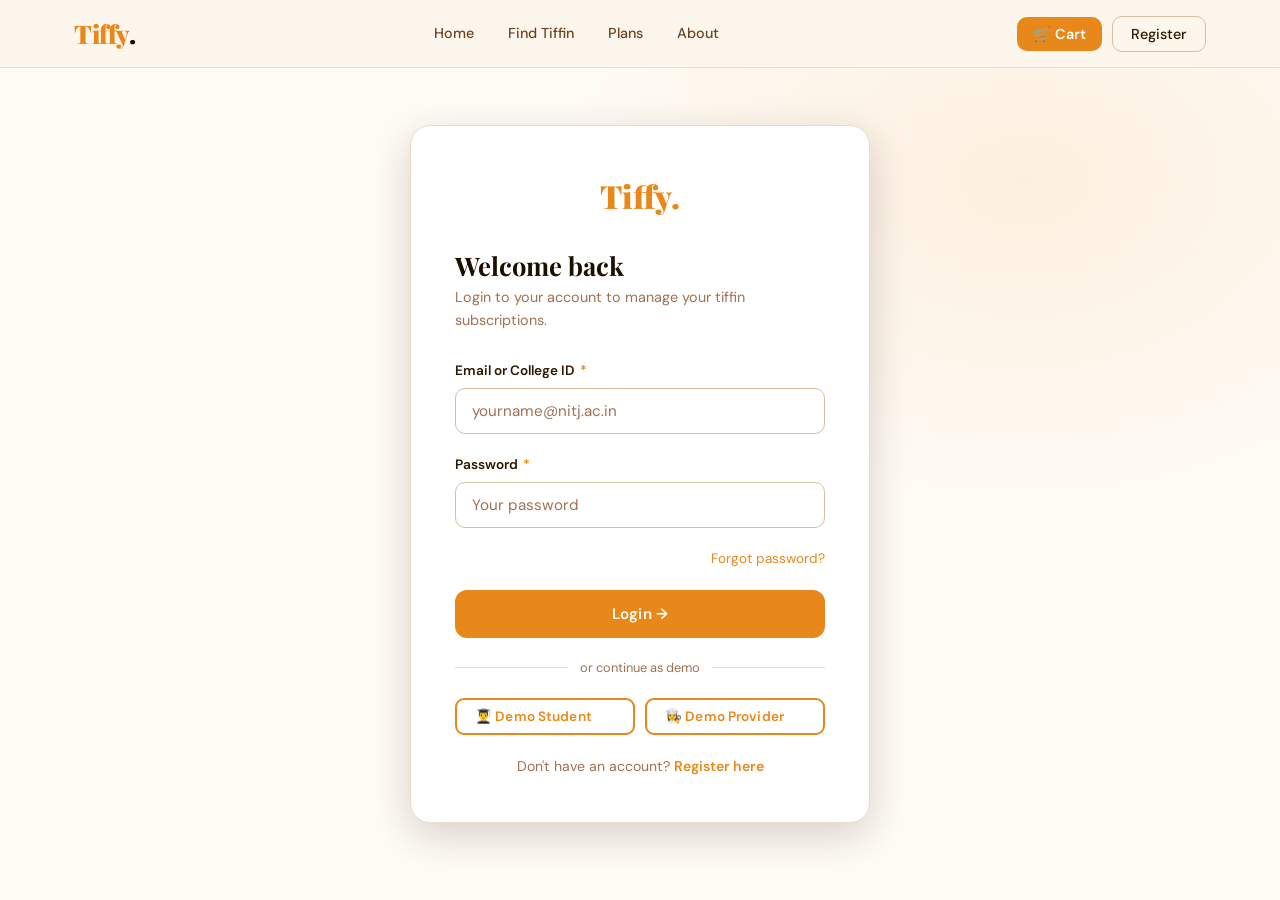
<file: login.html>
<!DOCTYPE html>
<html lang="en">
<head>
  <meta charset="UTF-8">
  <meta name="viewport" content="width=device-width, initial-scale=1.0">
  <title>Login — Tiffy</title>
  <link rel="stylesheet" href="css/style.css">
</head>
<body>
<nav class="navbar">
  <div class="navbar-inner">
    <a href="index.html" class="nav-logo">Tiffy<span>.</span></a>
    <div class="nav-links"><a href="index.html">Home</a><a href="discovery.html">Find Tiffin</a><a href="subscriptions.html">Plans</a><a href="about.html">About</a></div>
    <div class="nav-actions">
      <a href="cart.html" style="text-decoration:none"><button class="btn-cart">🛒 Cart<span class="cart-badge" style="display:none">0</span></button></a>
      <button class="btn-nav-login" onclick="window.location.href='register.html'">Register</button>
    </div>
  </div>
</nav>

<div class="auth-page">
  <div class="auth-card">
    <div class="auth-logo"><div class="wordmark">Tiffy.</div></div>
    <h2 class="auth-title">Welcome back</h2>
    <p class="auth-sub">Login to your account to manage your tiffin subscriptions.</p>

    <div id="login-error" style="display:none;background:var(--red-light);color:var(--red);padding:12px 16px;border-radius:10px;font-size:0.85rem;margin-bottom:16px;"></div>

    <div class="form-group">
      <label class="form-label">Email or College ID <span class="req">*</span></label>
      <input type="email" class="form-control" id="login-email" placeholder="yourname@nitj.ac.in" required>
      <span class="form-error">Enter a valid email</span>
    </div>
    <div class="form-group">
      <label class="form-label">Password <span class="req">*</span></label>
      <input type="password" class="form-control" id="login-pass" placeholder="Your password" required>
      <span class="form-error">Password is required</span>
    </div>
    <div style="display:flex;justify-content:flex-end;margin-bottom:20px;">
      <a href="#" style="font-size:0.85rem;color:var(--saffron);">Forgot password?</a>
    </div>
    <button class="btn btn-primary btn-full" onclick="doLogin()">Login →</button>

    <div class="divider"><span>or continue as demo</span></div>
    <div style="display:grid;grid-template-columns:1fr 1fr;gap:10px;">
      <button class="btn btn-secondary btn-sm" onclick="demoLogin('student')">👨‍🎓 Demo Student</button>
      <button class="btn btn-secondary btn-sm" onclick="demoLogin('provider')">👩‍🍳 Demo Provider</button>
    </div>

    <p class="auth-switch">Don't have an account? <a href="register.html">Register here</a></p>
  </div>
</div>

<script src="js/app.js"></script>
<script>
function doLogin() {
  const email = document.getElementById('login-email').value.trim();
  const pass  = document.getElementById('login-pass').value.trim();
  const errEl = document.getElementById('login-error');
  if (!email || !pass) { errEl.textContent='Please fill all fields.'; errEl.style.display='block'; return; }
  // Simulate auth — check localStorage for registered users
  const users = JSON.parse(localStorage.getItem('tiffy_users')||'[]');
  const found = users.find(u => u.email===email && u.password===pass);
  if (!found) { errEl.textContent='Invalid email or password. Use demo buttons to try the app.'; errEl.style.display='block'; return; }
  errEl.style.display='none';
  Auth.set(found);
  showToast(`Welcome back, ${found.name}!`,'success');
  const next = new URLSearchParams(location.search).get('next');
  setTimeout(()=>window.location.href = next || (found.role==='provider'?'provider-dashboard.html':'student-dashboard.html'), 800);
}
function demoLogin(role) {
  const user = role==='student'
    ? { id:'demo-s', name:'Gaurav Yadav', email:'gaurav@nitj.ac.in', role:'student', hostel:'Boys Hostel A', block:'A-204', rollNo:'23103055' }
    : { id:'demo-p', name:'Priya Sharma', email:'priya@tiffy.in', role:'provider', providerId:'p1' };
  Auth.set(user);
  showToast(`Logged in as demo ${role}`, 'success');
  setTimeout(()=>window.location.href = role==='provider'?'provider-dashboard.html':'student-dashboard.html', 800);
}
document.getElementById('login-pass').addEventListener('keydown', e=>{ if(e.key==='Enter') doLogin(); });
</script>
</body>
</html>
</file>
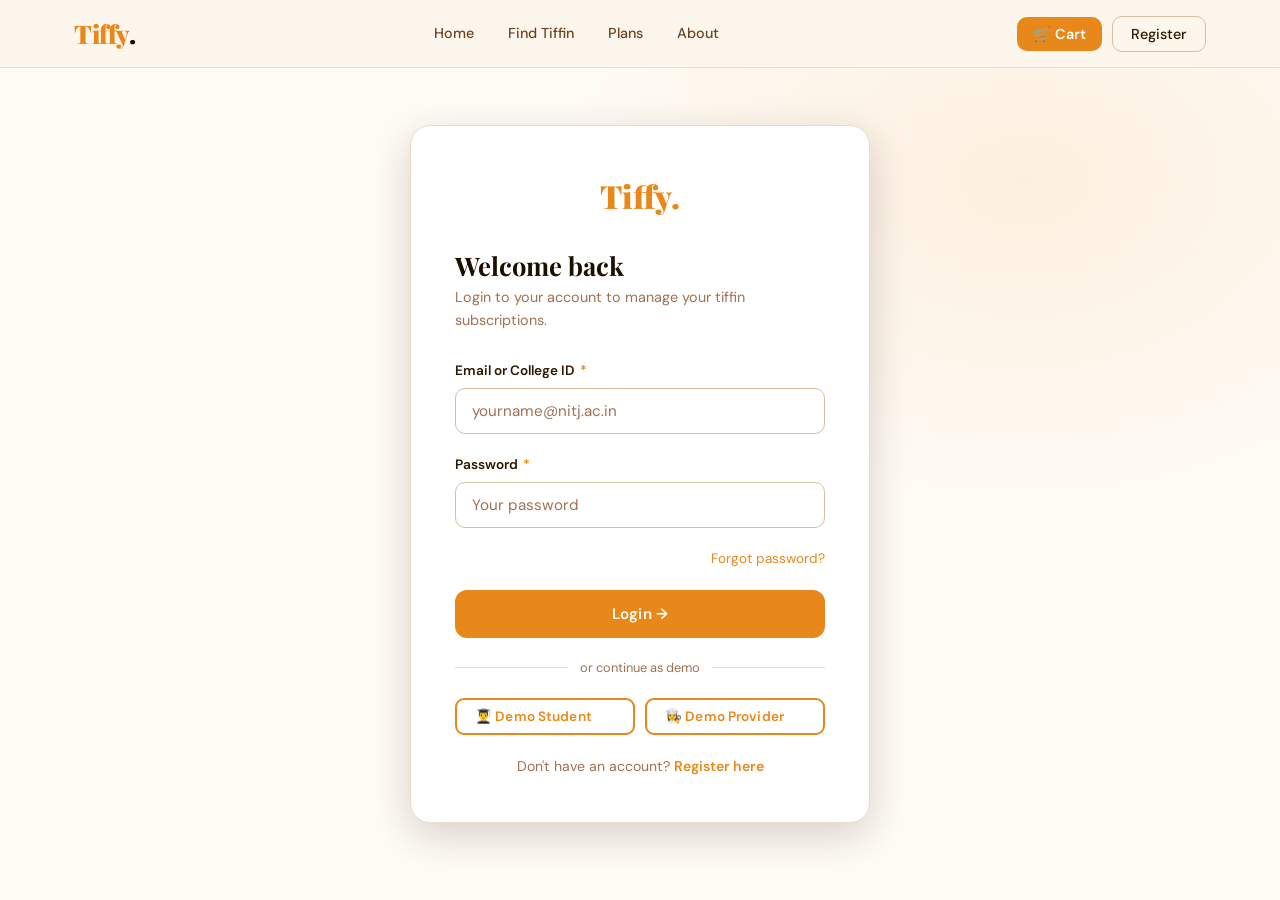
<file: provider-dashboard.html>
<!DOCTYPE html>
<html lang="en">
<head>
  <meta charset="UTF-8">
  <meta name="viewport" content="width=device-width, initial-scale=1.0">
  <title>Provider Dashboard — Tiffy</title>
  <link rel="stylesheet" href="css/style.css">
  <style>
    .delivery-card { background:white; border-radius:var(--radius); border:1px solid var(--border); padding:18px 22px; display:flex; align-items:center; gap:16px; box-shadow:var(--shadow-sm); margin-bottom:10px; }
    .delivery-num { font-family:var(--font-mono); font-size:0.78rem; color:var(--muted); width:24px; flex-shrink:0; }
    .delivery-info { flex:1; }
    .delivery-name { font-weight:600; color:var(--espresso); font-size:0.9rem; }
    .delivery-meta { font-size:0.78rem; color:var(--muted); }
    .menu-item-row { display:flex; align-items:center; gap:14px; padding:14px 0; border-bottom:1px solid var(--border); }
    .menu-item-row:last-child { border-bottom:none; }
    .item-name { flex:1; font-weight:500; color:var(--espresso); }
    .item-price { font-family:var(--font-mono); color:var(--saffron); width:60px; }
    .item-toggle { flex-shrink:0; }
    .chart-bar-wrap { display:flex; align-items:flex-end; gap:6px; height:100px; }
    .chart-bar { flex:1; background:var(--saffron); border-radius:4px 4px 0 0; min-width:20px; transition:height 0.5s ease; opacity:0.85; }
    .chart-bar:hover { opacity:1; }
    .chart-labels { display:flex; gap:6px; margin-top:6px; }
    .chart-label { flex:1; text-align:center; font-size:0.7rem; color:var(--muted); }
    .weekly-data { background:var(--cream); border-radius:var(--radius); padding:20px; }
  </style>
</head>
<body>
<nav class="navbar">
  <div class="navbar-inner">
    <a href="index.html" class="nav-logo">Tiffy<span>.</span></a>
    <div class="nav-links"><a href="index.html">Home</a></div>
    <div class="nav-actions">
      <button class="btn-nav-login" onclick="Auth.logout()">Logout</button>
    </div>
  </div>
</nav>

<div class="dashboard-layout">
  <div class="sidebar">
    <div class="sidebar-logo">Provider Hub</div>
    <div class="sidebar-section">
      <div class="sidebar-label">Dashboard</div>
      <a href="#" class="sidebar-link active" onclick="showSection('overview',this)"><span class="icon">🏠</span> Overview</a>
      <a href="#" class="sidebar-link" onclick="showSection('orders',this)"><span class="icon">📦</span> Today's Orders</a>
      <a href="#" class="sidebar-link" onclick="showSection('menu',this)"><span class="icon">🍽️</span> Manage Menu</a>
      <a href="#" class="sidebar-link" onclick="showSection('subscribers',this)"><span class="icon">👥</span> Subscribers</a>
      <a href="#" class="sidebar-link" onclick="showSection('earnings',this)"><span class="icon">💰</span> Earnings</a>
      <a href="#" class="sidebar-link" onclick="showSection('profile',this)"><span class="icon">⚙️</span> Settings</a>
    </div>
    <div style="padding:24px;margin-top:auto;">
      <button class="btn btn-sm" style="background:rgba(255,255,255,0.08);color:rgba(255,255,255,0.6);border:1px solid rgba(255,255,255,0.15);width:100%" onclick="Auth.logout()">← Logout</button>
    </div>
  </div>

  <div class="dashboard-content">
    <div class="dash-header" id="provider-greeting"></div>

    <!-- Overview -->
    <div id="sec-overview" class="dash-section">
      <div class="stat-cards" id="p-stat-cards"></div>
      <div class="grid-2">
        <div>
          <h3 style="color:var(--espresso);margin-bottom:16px;">Today's Delivery Summary</h3>
          <div style="background:white;border-radius:var(--radius);border:1px solid var(--border);padding:20px;box-shadow:var(--shadow-sm)">
            <div id="meal-summary"></div>
          </div>
        </div>
        <div>
          <h3 style="color:var(--espresso);margin-bottom:16px;">Orders This Week</h3>
          <div class="weekly-data">
            <div class="chart-bar-wrap" id="week-chart"></div>
            <div class="chart-labels" id="week-labels"></div>
          </div>
          <div style="margin-top:12px;font-size:0.85rem;color:var(--muted)">Total this week: <strong style="color:var(--espresso)">187 meals</strong></div>
        </div>
      </div>
    </div>

    <!-- Today's Orders -->
    <div id="sec-orders" class="dash-section hidden">
      <div class="flex-between mb-24">
        <div>
          <h2 style="color:var(--espresso)">Today's Delivery List</h2>
          <p style="font-size:0.85rem">Print or export this list for delivery.</p>
        </div>
        <div style="display:flex;gap:10px">
          <button class="btn btn-secondary btn-sm" onclick="window.print()">🖨️ Print</button>
          <button class="btn btn-primary btn-sm" onclick="exportCSV()">⬇️ Export CSV</button>
        </div>
      </div>
      <!-- Meal tabs -->
      <div style="display:flex;gap:8px;margin-bottom:20px">
        <button class="chip active" onclick="filterDeliveries('all',this)">All (34)</button>
        <button class="chip" onclick="filterDeliveries('Breakfast',this)">Breakfast (12)</button>
        <button class="chip" onclick="filterDeliveries('Lunch',this)">Lunch (14)</button>
        <button class="chip" onclick="filterDeliveries('Dinner',this)">Dinner (8)</button>
      </div>
      <div id="delivery-list"></div>
    </div>

    <!-- Menu Management -->
    <div id="sec-menu" class="dash-section hidden">
      <div class="flex-between mb-24">
        <h2 style="color:var(--espresso)">Manage Menu</h2>
        <button class="btn btn-primary btn-sm" onclick="openAddItem()">+ Add Item</button>
      </div>
      <div id="menu-manager"></div>
    </div>

    <!-- Subscribers -->
    <div id="sec-subscribers" class="dash-section hidden">
      <h2 style="color:var(--espresso);margin-bottom:8px;">Active Subscribers</h2>
      <p style="margin-bottom:24px;">Students currently subscribed to your tiffin service.</p>
      <div class="card">
        <table class="data-table">
          <thead><tr><th>#</th><th>Student Name</th><th>Hostel / Block</th><th>Plan</th><th>Phone</th><th>Status</th></tr></thead>
          <tbody id="subscriber-table"></tbody>
        </table>
      </div>
    </div>

    <!-- Earnings -->
    <div id="sec-earnings" class="dash-section hidden">
      <h2 style="color:var(--espresso);margin-bottom:24px;">Earnings</h2>
      <div class="stat-cards">
        <div class="stat-card"><div class="s-label">This Month</div><div class="s-value">₹18,450</div><div class="s-change up">↑ 12% vs last month</div></div>
        <div class="stat-card"><div class="s-label">This Week</div><div class="s-value">₹4,280</div><div class="s-change up">↑ 8%</div></div>
        <div class="stat-card"><div class="s-label">Pending Payout</div><div class="s-value">₹6,200</div><div class="s-change">Payout on 1st</div></div>
        <div class="stat-card"><div class="s-label">Total Subscribers</div><div class="s-value">34</div><div class="s-change up">↑ 3 new</div></div>
      </div>
      <div class="card mt-24">
        <div class="card-body">
          <h4 style="color:var(--espresso);margin-bottom:20px">Monthly Earnings Breakdown</h4>
          <table class="data-table">
            <thead><tr><th>Month</th><th>Meals Delivered</th><th>Subscribers</th><th>Revenue</th><th>Platform Fee (5%)</th><th>Net Payout</th></tr></thead>
            <tbody>
              ${[['Apr 2025',412,34,'₹19,400','₹970','₹18,430'],['Mar 2025',389,31,'₹17,920','₹896','₹17,024'],['Feb 2025',345,27,'₹15,600','₹780','₹14,820']].map(r=>`<tr>${r.map((c,i)=>`<td style="${i===5?'font-family:var(--font-mono);color:var(--green);font-weight:600':i===4?'color:var(--red)':''}">${c}</td>`).join('')}</tr>`).join('')}
            </tbody>
          </table>
        </div>
      </div>
    </div>

    <!-- Settings -->
    <div id="sec-profile" class="dash-section hidden">
      <h2 style="color:var(--espresso);margin-bottom:24px">Provider Settings</h2>
      <div style="max-width:540px" id="settings-content"></div>
    </div>
  </div>
</div>

<!-- Add Menu Item Modal -->
<div class="modal-overlay" id="add-item-modal">
  <div class="modal">
    <div class="modal-header">
      <span class="modal-title">Add Menu Item</span>
      <button class="modal-close" onclick="closeModal('add-item-modal')">×</button>
    </div>
    <div class="form-group"><label class="form-label">Item Name <span class="req">*</span></label><input type="text" class="form-control" id="new-item-name" placeholder="e.g. Special Thali"></div>
    <div class="form-group"><label class="form-label">Description</label><input type="text" class="form-control" id="new-item-desc" placeholder="e.g. 2 sabzi, dal, rice, 4 roti…"></div>
    <div class="form-row">
      <div class="form-group"><label class="form-label">Price (₹) <span class="req">*</span></label><input type="number" class="form-control" id="new-item-price" placeholder="80"></div>
      <div class="form-group"><label class="form-label">Category</label>
        <select class="form-control" id="new-item-cat"><option>Breakfast</option><option>Lunch</option><option>Dinner</option><option>Special</option></select>
      </div>
    </div>
    <button class="btn btn-primary btn-full mt-16" onclick="saveNewItem()">Add to Menu →</button>
  </div>
</div>

<script src="js/app.js"></script>
<script>
const user = Auth.require('provider');
if (!user) throw 0;

const provider = getProvider(user.providerId || 'p1');

document.getElementById('provider-greeting').innerHTML = `
  <h2>Welcome, ${user.name.split(' ')[0]}! 👩‍🍳</h2>
  <p>${provider ? provider.name : 'Your Kitchen'} · ${new Date().toLocaleDateString('en-IN',{weekday:'long',year:'numeric',month:'long',day:'numeric'})}</p>`;

function showSection(name, link) {
  document.querySelectorAll('.dash-section').forEach(s=>s.classList.add('hidden'));
  document.querySelectorAll('.sidebar-link').forEach(l=>l.classList.remove('active'));
  document.getElementById('sec-'+name).classList.remove('hidden');
  if (link) link.classList.add('active');
  event && event.preventDefault();
}

// Stats
document.getElementById('p-stat-cards').innerHTML = `
  <div class="stat-card"><div class="s-label">Today's Orders</div><div class="s-value">34</div><div class="s-change up">↑ 4 vs yesterday</div></div>
  <div class="stat-card"><div class="s-label">Active Subscribers</div><div class="s-value">34</div><div class="s-change up">↑ 3 new this week</div></div>
  <div class="stat-card"><div class="s-label">Today's Revenue</div><div class="s-value">₹2,640</div><div class="s-change up">↑ 8%</div></div>
  <div class="stat-card"><div class="s-label">Paused Meals</div><div class="s-value">3</div><div class="s-change">Don't prepare these</div></div>`;

// Meal summary
document.getElementById('meal-summary').innerHTML = `
  <div style="display:flex;justify-content:space-between;align-items:center;padding:12px 0;border-bottom:1px solid var(--border)">
    <div><div style="font-weight:600;color:var(--espresso)">Breakfast</div><div style="font-size:0.8rem;color:var(--muted)">7:30 AM delivery</div></div>
    <div style="text-align:right"><div style="font-family:var(--font-mono);font-size:1.3rem;font-weight:700;color:var(--saffron)">12</div><div style="font-size:0.75rem;color:var(--muted)">meals to prepare</div></div>
  </div>
  <div style="display:flex;justify-content:space-between;align-items:center;padding:12px 0;border-bottom:1px solid var(--border)">
    <div><div style="font-weight:600;color:var(--espresso)">Lunch</div><div style="font-size:0.8rem;color:var(--muted)">12:30 PM delivery</div></div>
    <div style="text-align:right"><div style="font-family:var(--font-mono);font-size:1.3rem;font-weight:700;color:var(--saffron)">14</div><div style="font-size:0.75rem;color:var(--muted)">meals to prepare</div></div>
  </div>
  <div style="display:flex;justify-content:space-between;align-items:center;padding:12px 0">
    <div><div style="font-weight:600;color:var(--espresso)">Dinner</div><div style="font-size:0.8rem;color:var(--muted)">7:30 PM delivery</div></div>
    <div style="text-align:right"><div style="font-family:var(--font-mono);font-size:1.3rem;font-weight:700;color:var(--saffron)">8</div><div style="font-size:0.75rem;color:var(--muted)">meals to prepare</div></div>
  </div>`;

// Weekly chart
const weekDays = ['Mon','Tue','Wed','Thu','Fri','Sat','Sun'];
const weekVals = [28,32,25,34,29,18,21];
const maxV = Math.max(...weekVals);
document.getElementById('week-chart').innerHTML = weekVals.map((v,i)=>`
  <div class="chart-bar" style="height:${(v/maxV)*100}px" title="${weekDays[i]}: ${v} orders"></div>`).join('');
document.getElementById('week-labels').innerHTML = weekDays.map(d=>`<div class="chart-label">${d}</div>`).join('');

// Delivery list
const deliveries = Array.from({length:14}, (_, i) => ({
  num: i+1, name: ['Rahul K.','Sneha M.','Aakash T.','Priya N.','Arjun M.','Divya R.','Kiran S.','Mohit J.','Riya P.','Suresh K.','Anjali V.','Deepak R.','Pooja S.','Vikram T.'][i],
  hostel: ['Boys Hostel A','Girls Hostel','Boys Hostel B','Girls Hostel','Boys Hostel A','Girls Hostel','PG Hostel','Boys Hostel B','Girls Hostel','Boys Hostel A','Girls Hostel','Boys Hostel C','Girls Hostel','PG Hostel'][i],
  block: ['A-'+((i+1)*12),'G-'+(i*7+1),'B-'+(i+2),'G-'+(i*5),'A-'+(i*3+1),'G-'+(i*6),'P-'+(i+1),'B-'+(i*4),'G-'+(i*2+3),'A-'+(i*8),'G-'+(i+5),'C-'+(i*3),'G-'+(i*4+1),'P-'+(i*2)][i],
  phone: `98${String(i+1).padStart(2,'0')}XXXXX${i}`,
  meal: i<12?'Lunch':'Dinner', status: i%5===3?'paused':'active'
}));

function renderDeliveries(filter) {
  const list = filter==='all' ? deliveries : deliveries.filter(d=>d.meal===filter);
  document.getElementById('delivery-list').innerHTML = list.map(d=>`
    <div class="delivery-card" style="${d.status==='paused'?'opacity:0.5;background:#fafafa':''}">
      <div class="delivery-num">#${d.num}</div>
      <div class="delivery-info">
        <div class="delivery-name">${d.name} ${d.status==='paused'?'<span style="color:var(--red);font-size:0.75rem">(PAUSED)</span>':''}</div>
        <div class="delivery-meta">📍 ${d.hostel} · Room ${d.block}</div>
      </div>
      <div style="font-size:0.82rem;color:var(--muted)">${d.phone}</div>
      <span class="badge ${d.meal==='Breakfast'?'badge-orange':d.meal==='Lunch'?'badge-green':'badge-gray'}">${d.meal}</span>
    </div>`).join('');
}

function filterDeliveries(filter, btn) {
  document.querySelectorAll('.chip').forEach(c=>c.classList.remove('active'));
  btn.classList.add('active');
  renderDeliveries(filter);
}
renderDeliveries('all');

// Menu manager
let menuItems = provider ? [...provider.meals] : [];
function renderMenu() {
  const cats = [...new Set(menuItems.map(m=>m.category))];
  document.getElementById('menu-manager').innerHTML = cats.map(cat=>`
    <div class="card mb-16" style="margin-bottom:16px">
      <div class="card-body">
        <h4 style="color:var(--espresso);margin-bottom:16px">${cat}</h4>
        ${menuItems.filter(m=>m.category===cat).map(m=>`
          <div class="menu-item-row">
            <div class="item-name">${m.name}<div style="font-size:0.78rem;color:var(--muted);margin-top:2px">${m.desc||''}</div></div>
            <div class="item-price">₹${m.price}</div>
            <div class="item-toggle">
              <label class="toggle"><input type="checkbox" checked onchange="showToast('${m.name} availability updated','success')"><span class="slider"></span></label>
            </div>
            <button class="btn btn-sm" style="border:1px solid var(--border);color:var(--muted)" onclick="removeItem('${m.id}')">Remove</button>
          </div>`).join('')}
      </div>
    </div>`).join('');
}
renderMenu();

function removeItem(id) {
  menuItems = menuItems.filter(m=>m.id!==id);
  renderMenu();
  showToast('Item removed from menu','info');
}

// Subscribers
const subscribers = [
  { name:'Rahul Kumar',  hostel:'Boys Hostel A', block:'A-204', plan:'Monthly', phone:'9876543210', status:'active' },
  { name:'Sneha Mishra', hostel:'Girls Hostel',  block:'G-112', plan:'Monthly', phone:'9876543211', status:'active' },
  { name:'Aakash Tyagi', hostel:'Boys Hostel B', block:'B-308', plan:'Weekly',  phone:'9876543212', status:'active' },
  { name:'Priya Nair',   hostel:'Girls Hostel',  block:'G-205', plan:'Monthly', phone:'9876543213', status:'active' },
  { name:'Arjun Mehta',  hostel:'Boys Hostel A', block:'A-101', plan:'Daily',   phone:'9876543214', status:'paused' },
];
document.getElementById('subscriber-table').innerHTML = subscribers.map((s,i)=>`
  <tr>
    <td>${i+1}</td>
    <td style="font-weight:500;color:var(--espresso)">${s.name}</td>
    <td>${s.hostel} · ${s.block}</td>
    <td><span class="badge badge-orange">${s.plan}</span></td>
    <td style="font-family:var(--font-mono);font-size:0.82rem">${s.phone}</td>
    <td><span class="badge ${s.status==='active'?'badge-green':'badge-gray'}">${s.status==='active'?'Active':'Paused'}</span></td>
  </tr>`).join('');

// Settings
document.getElementById('settings-content').innerHTML = `
  <div class="card mb-16">
    <div class="card-body">
      <h4 style="margin-bottom:16px;color:var(--espresso)">Kitchen Info</h4>
      <div class="form-group"><label class="form-label">Kitchen Name</label><input class="form-control" value="${provider?provider.name:'Your Kitchen'}"></div>
      <div class="form-group"><label class="form-label">Cuisine Type</label><input class="form-control" value="${provider?provider.cuisine:'Home Style'}"></div>
      <div class="form-group"><label class="form-label">Delivery Times</label><input class="form-control" value="${provider?provider.deliveryTime:''}"></div>
      <div class="form-group"><label class="form-label">Status</label>
        <select class="form-control"><option>Open</option><option>Temporarily Closed</option></select>
      </div>
      <button class="btn btn-primary btn-sm" onclick="showToast('Settings saved','success')">Save Changes</button>
    </div>
  </div>`;

function openAddItem() { document.getElementById('add-item-modal').classList.add('open'); }
function closeModal(id) { document.getElementById(id).classList.remove('open'); }
function saveNewItem() {
  const name  = document.getElementById('new-item-name').value.trim();
  const desc  = document.getElementById('new-item-desc').value.trim();
  const price = parseInt(document.getElementById('new-item-price').value);
  const cat   = document.getElementById('new-item-cat').value;
  if (!name||!price) { showToast('Please fill name and price','error'); return; }
  menuItems.push({ id:'m'+Date.now(), name, desc, price, category:cat });
  renderMenu();
  closeModal('add-item-modal');
  showToast(`${name} added to menu`,'success');
}

function exportCSV() {
  const rows = [['#','Name','Hostel','Block','Phone','Meal'],...deliveries.map(d=>[d.num,d.name,d.hostel,d.block,d.phone,d.meal])];
  const csv = rows.map(r=>r.join(',')).join('\n');
  const a = document.createElement('a'); a.href='data:text/csv,'+encodeURIComponent(csv);
  a.download='tiffy_delivery_list.csv'; a.click();
  showToast('Delivery list exported','success');
}
</script>
</body>
</html>
</file>
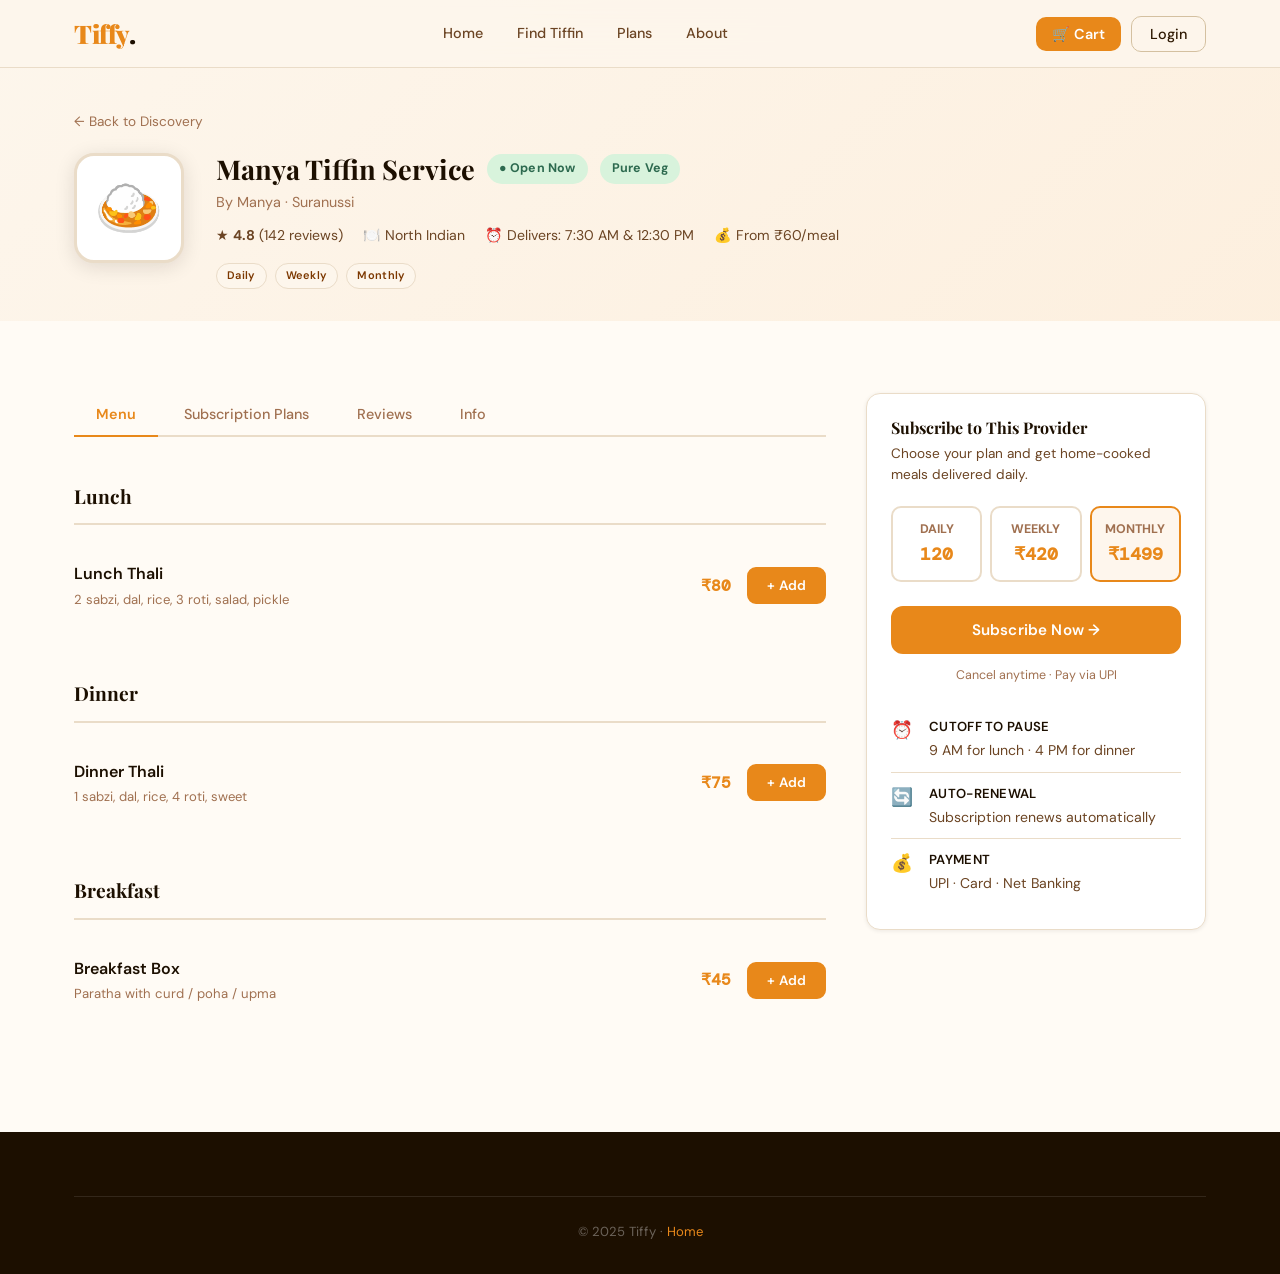
<file: provider.html>
<!DOCTYPE html>
<html lang="en">
<head>
  <meta charset="UTF-8">
  <meta name="viewport" content="width=device-width, initial-scale=1.0">
  <title>Provider — Tiffy</title>
  <link rel="stylesheet" href="css/style.css">
  <style>
    .provider-hero {
      background: linear-gradient(135deg, var(--cream) 0%, rgba(232,136,26,0.1) 100%);
      padding: calc(var(--nav-h) + 40px) 0 0;
    }
    .provider-header { display: flex; gap: 32px; align-items: flex-start; padding-bottom: 32px; }
    .provider-avatar-lg { width: 110px; height: 110px; border-radius: 20px; background: white; border: 3px solid var(--border); display: flex; align-items: center; justify-content: center; font-size: 3.5rem; box-shadow: var(--shadow-md); flex-shrink: 0; }
    .provider-tabs { display: flex; gap: 4px; border-bottom: 2px solid var(--border); margin-bottom: 32px; }
    .tab-btn { padding: 12px 22px; border: none; background: none; font-size: 0.9rem; font-weight: 500; color: var(--muted); cursor: pointer; border-bottom: 2px solid transparent; margin-bottom: -2px; transition: all var(--transition); }
    .tab-btn.active { color: var(--saffron); border-bottom-color: var(--saffron); font-weight: 600; }
    .tab-panel { display: none; }
    .tab-panel.active { display: block; }
    .plan-toggle { display: grid; grid-template-columns: repeat(3, 1fr); gap: 8px; margin-bottom: 24px; }
    .plan-opt { text-align: center; padding: 12px; border-radius: 10px; border: 2px solid var(--border); cursor: pointer; transition: all var(--transition); }
    .plan-opt:hover { border-color: var(--saffron); }
    .plan-opt.selected { border-color: var(--saffron); background: rgba(232,136,26,0.08); }
    .plan-opt .p-label { font-size: 0.78rem; font-weight: 700; color: var(--muted); text-transform: uppercase; }
    .plan-opt .p-price { font-family: var(--font-mono); font-size: 1.1rem; font-weight: 600; color: var(--saffron); }
    .sticky-cta { position: sticky; top: calc(var(--nav-h) + 20px); background: white; border-radius: var(--radius); border: 1px solid var(--border); padding: 24px; box-shadow: var(--shadow-sm); }
    .info-row { display: flex; gap: 10px; align-items: flex-start; padding: 10px 0; border-bottom: 1px solid var(--border); }
    .info-row:last-child { border-bottom: none; }
    .info-row .icon { font-size: 1.1rem; width: 28px; flex-shrink: 0; }
    .info-row .text { font-size: 0.88rem; color: var(--text-light); }
    .info-row .text strong { display: block; font-weight: 600; color: var(--espresso); font-size: 0.82rem; text-transform: uppercase; letter-spacing: 0.3px; margin-bottom: 2px; }
    .review-card { padding: 20px 0; border-bottom: 1px solid var(--border); }
    .review-card:last-child { border-bottom: none; }
    .review-header { display: flex; justify-content: space-between; margin-bottom: 8px; }
    .reviewer-name { font-weight: 600; font-size: 0.9rem; color: var(--espresso); }
    .review-date { font-size: 0.78rem; color: var(--muted); }
    .review-stars { color: var(--saffron); font-size: 0.9rem; margin-bottom: 6px; }
    .review-text { font-size: 0.88rem; color: var(--text-light); line-height: 1.6; }
  </style>
</head>
<body>
<nav class="navbar">
  <div class="navbar-inner">
    <a href="index.html" class="nav-logo">Tiffy<span>.</span></a>
    <div class="nav-links"><a href="index.html">Home</a><a href="discovery.html">Find Tiffin</a><a href="subscriptions.html">Plans</a><a href="about.html">About</a></div>
    <div class="nav-actions">
      <a href="cart.html" style="text-decoration:none"><button class="btn-cart">🛒 Cart<span class="cart-badge" style="display:none">0</span></button></a>
      <button class="btn-nav-login">Login</button>
    </div>
  </div>
</nav>

<div class="provider-hero">
  <div class="container">
    <a href="discovery.html" style="font-size:0.85rem;color:var(--muted);display:inline-flex;align-items:center;gap:6px;margin-bottom:20px;">← Back to Discovery</a>
    <div class="provider-header" id="provider-header"></div>
  </div>
</div>

<div class="section">
  <div class="container">
    <div style="display:grid;grid-template-columns:1fr 340px;gap:40px;align-items:start;">
      <!-- Main Content -->
      <div>
        <div class="provider-tabs">
          <button class="tab-btn active" onclick="switchTab('menu',this)">Menu</button>
          <button class="tab-btn" onclick="switchTab('plans',this)">Subscription Plans</button>
          <button class="tab-btn" onclick="switchTab('reviews',this)">Reviews</button>
          <button class="tab-btn" onclick="switchTab('info',this)">Info</button>
        </div>

        <!-- Menu Tab -->
        <div id="tab-menu" class="tab-panel active">
          <div id="menu-content"></div>
        </div>

        <!-- Plans Tab -->
        <div id="tab-plans" class="tab-panel">
          <div id="plans-content"></div>
        </div>

        <!-- Reviews Tab -->
        <div id="tab-reviews" class="tab-panel">
          <div id="reviews-content"></div>
        </div>

        <!-- Info Tab -->
        <div id="tab-info" class="tab-panel">
          <div id="info-content"></div>
        </div>
      </div>

      <!-- Sticky CTA -->
      <div class="sticky-cta">
        <h4 style="color:var(--espresso);margin-bottom:6px;">Subscribe to This Provider</h4>
        <p style="font-size:0.85rem;margin-bottom:20px;">Choose your plan and get home-cooked meals delivered daily.</p>
        <div class="plan-toggle" id="sticky-plans"></div>
        <button class="btn btn-primary btn-full" onclick="subscribeToPlan()">Subscribe Now →</button>
        <div style="text-align:center;margin-top:12px;font-size:0.78rem;color:var(--muted);">Cancel anytime · Pay via UPI</div>
        <div style="margin-top:20px;">
          <div class="info-row"><span class="icon">⏰</span><div class="text"><strong>Cutoff to Pause</strong>9 AM for lunch · 4 PM for dinner</div></div>
          <div class="info-row"><span class="icon">🔄</span><div class="text"><strong>Auto-Renewal</strong>Subscription renews automatically</div></div>
          <div class="info-row"><span class="icon">💰</span><div class="text"><strong>Payment</strong>UPI · Card · Net Banking</div></div>
        </div>
      </div>
    </div>
  </div>
</div>

<!-- Subscribe Modal -->
<div class="modal-overlay" id="subscribe-modal">
  <div class="modal">
    <div class="modal-header">
      <span class="modal-title">Confirm Subscription</span>
      <button class="modal-close" onclick="closeModal('subscribe-modal')">×</button>
    </div>
    <div id="modal-body"></div>
    <button class="btn btn-primary btn-full mt-24" onclick="confirmSubscription()">Confirm & Pay →</button>
  </div>
</div>

<footer class="footer">
  <div class="container">
    <div class="footer-bottom" style="justify-content:center;">
      <span>© 2025 Tiffy · <a href="index.html" style="color:var(--saffron)">Home</a></span>
    </div>
  </div>
</footer>

<script src="js/app.js"></script>
<script>
const params = new URLSearchParams(location.search);
const pid = params.get('id') || 'p1';
const provider = getProvider(pid);
let selectedPlan = 'Monthly';

if (!provider) { document.body.innerHTML = '<div style="padding:100px;text-align:center"><h2>Provider not found</h2><a href="discovery.html">← Back</a></div>'; }
else { buildPage(); }

function buildPage() {
  // Header
  document.title = `${provider.name} — Tiffy`;
  document.getElementById('provider-header').innerHTML = `
    <div class="provider-avatar-lg">${provider.emoji}</div>
    <div style="flex:1">
      <div style="display:flex;align-items:center;gap:12px;flex-wrap:wrap;margin-bottom:6px;">
        <h2 style="font-size:1.7rem;color:var(--espresso);margin:0">${provider.name}</h2>
        <span class="badge ${provider.isOpen?'badge-green':'badge-gray'}">${provider.isOpen?'● Open Now':'● Closed'}</span>
        <span class="badge ${provider.isVeg?'badge-green':'badge-orange'}">${provider.isVeg?'Pure Veg':'Non-Veg'}</span>
      </div>
      <div style="font-size:0.9rem;color:var(--muted);margin-bottom:10px;">By ${provider.owner} · ${provider.area}</div>
      <div style="display:flex;gap:20px;flex-wrap:wrap;font-size:0.88rem;color:var(--text-light);">
        <span>★ <strong>${provider.rating}</strong> (${provider.reviews} reviews)</span>
        <span>🍽️ ${provider.cuisine}</span>
        <span>⏰ Delivers: ${provider.deliveryTime}</span>
        <span>💰 From ₹${provider.priceFrom}/meal</span>
      </div>
      <div style="display:flex;gap:8px;margin-top:16px;flex-wrap:wrap;">
        ${provider.plans.map(p=>`<span class="provider-tag tag-plan">${p}</span>`).join('')}
      </div>
    </div>`;

  // Menu
  const cats = [...new Set(provider.meals.map(m => m.category))];
  document.getElementById('menu-content').innerHTML = cats.map(cat => `
    <div class="menu-section">
      <div class="menu-section-title">${cat}</div>
      ${provider.meals.filter(m=>m.category===cat).map(m=>`
        <div class="meal-row">
          <div class="meal-info">
            <div class="meal-name">${m.name}</div>
            <div class="meal-desc">${m.desc}</div>
          </div>
          <div style="display:flex;align-items:center;gap:16px;flex-shrink:0">
            <span class="meal-price">₹${m.price}</span>
            <button class="btn btn-sm btn-primary" onclick='Cart.add({id:"${m.id}",name:"${m.name}",price:${m.price},provider:"${provider.name}"})'>+ Add</button>
          </div>
        </div>`).join('')}
    </div>`).join('');

  // Plans
  const planData = {
    Daily:   { price: provider.priceFrom * 2 + ' / day', sub: '2 meals per day', desc: 'Best for trying out. Charged per day.', features: ['Lunch + Dinner', 'No commitment', 'Pause anytime'] },
    Weekly:  { price: '₹' + Math.round(provider.priceMonthly * 0.28), sub: '/ week', desc: '7-day subscription. Save 10% vs daily.', features: ['All 3 meals', 'Pause meals', 'Auto-renews weekly'] },
    Monthly: { price: '₹' + provider.priceMonthly, sub: '/ month', desc: 'Best value. Save up to 20% vs daily.', features: ['All 3 meals', 'Pause anytime', 'Priority delivery', 'Subscription credit for paused meals'] }
  };
  document.getElementById('plans-content').innerHTML = `
    <div class="plan-cards">
      ${provider.plans.map((pl,i) => {
        const d = planData[pl] || planData.Monthly;
        return `<div class="plan-card ${i===2||provider.plans.length===1?'featured':''}" style="cursor:pointer" onclick="selectPlan('${pl}',this)">
          ${(i===2||provider.plans.length===1)?'<span class="plan-badge">Best Value</span>':''}
          <div class="plan-name">${pl}</div>
          <div class="plan-price"><span class="amount">${d.price}</span><span class="period"> ${d.sub}</span></div>
          <p class="plan-meals">${d.desc}</p>
          <div class="plan-features">${d.features.map(f=>`<div class="plan-feature"><span class="check">✓</span>${f}</div>`).join('')}</div>
          <button class="btn btn-primary btn-full btn-sm" onclick="event.stopPropagation();selectAndSubscribe('${pl}')">Choose ${pl}</button>
        </div>`;
      }).join('')}
    </div>`;

  // Sticky plan selector
  document.getElementById('sticky-plans').innerHTML = provider.plans.map((pl,i) => {
    const d = planData[pl] || planData.Monthly;
    return `<div class="plan-opt ${i===provider.plans.length-1?'selected':''}" onclick="selectStickyPlan('${pl}',this)">
      <div class="p-label">${pl}</div>
      <div class="p-price">${d.price.replace('₹','₹').split('/')[0]}</div>
    </div>`;
  }).join('');
  selectedPlan = provider.plans[provider.plans.length-1];

  // Reviews
  const reviews = [
    { name:'Rahul K.', rating:5, date:'2 days ago', text:`${provider.name} is absolutely amazing! Food is fresh, delivery on time.` },
    { name:'Sneha M.', rating:5, date:'1 week ago', text:'Tastes just like home. The monthly plan is incredible value.' },
    { name:'Aakash T.', rating:4, date:'2 weeks ago', text:'Very consistent. Had to pause a couple of times and the credit system worked perfectly.' },
    { name:'Divya R.', rating:5, date:'3 weeks ago', text:'Highly recommend the monthly subscription. The thali is generous and always tasty.' },
  ];
  document.getElementById('reviews-content').innerHTML = `
    <div style="display:flex;gap:32px;align-items:center;padding:24px;background:var(--cream);border-radius:var(--radius);margin-bottom:28px;">
      <div style="text-align:center;flex-shrink:0">
        <div style="font-family:var(--font-display);font-size:3.5rem;font-weight:900;color:var(--saffron)">${provider.rating}</div>
        <div style="color:var(--saffron);font-size:1.2rem">${'★'.repeat(Math.floor(provider.rating))}</div>
        <div style="font-size:0.78rem;color:var(--muted);margin-top:4px">${provider.reviews} reviews</div>
      </div>
      <div style="flex:1">
        ${[5,4,3,2,1].map(s=>`
          <div style="display:flex;align-items:center;gap:10px;margin-bottom:6px">
            <span style="font-size:0.8rem;width:8px;color:var(--muted)">${s}</span>
            <div style="flex:1;height:8px;background:var(--border);border-radius:4px;overflow:hidden">
              <div style="height:100%;background:var(--saffron);border-radius:4px;width:${s===5?70:s===4?20:s===3?7:3}%"></div>
            </div>
          </div>`).join('')}
      </div>
    </div>
    ${reviews.map(r=>`
      <div class="review-card">
        <div class="review-header"><span class="reviewer-name">${r.name}</span><span class="review-date">${r.date}</span></div>
        <div class="review-stars">${'★'.repeat(r.rating)}${'☆'.repeat(5-r.rating)}</div>
        <p class="review-text">${r.text}</p>
      </div>`).join('')}`;

  // Info
  document.getElementById('info-content').innerHTML = `
    <div style="display:grid;grid-template-columns:1fr 1fr;gap:24px">
      <div class="card"><div class="card-body">
        <h4 style="color:var(--espresso);margin-bottom:16px">Provider Details</h4>
        <div class="info-row"><span class="icon">👩‍🍳</span><div class="text"><strong>Provider</strong>${provider.owner}</div></div>
        <div class="info-row"><span class="icon">📍</span><div class="text"><strong>Location</strong>${provider.area}</div></div>
        <div class="info-row"><span class="icon">🍽️</span><div class="text"><strong>Cuisine</strong>${provider.cuisine}</div></div>
        <div class="info-row"><span class="icon">⏰</span><div class="text"><strong>Delivery Times</strong>${provider.deliveryTime}</div></div>
      </div></div>
      <div class="card"><div class="card-body">
        <h4 style="color:var(--espresso);margin-bottom:16px">Subscription Rules</h4>
        <div class="info-row"><span class="icon">⏸️</span><div class="text"><strong>Meal Pause Cutoff</strong>9:00 AM for lunch, 4:00 PM for dinner, 7:00 AM for breakfast</div></div>
        <div class="info-row"><span class="icon">🔄</span><div class="text"><strong>Credit Policy</strong>Paused meal credit auto-applied to subscription extension</div></div>
        <div class="info-row"><span class="icon">❌</span><div class="text"><strong>Cancellation</strong>Cancel anytime from dashboard. No refunds on active period.</div></div>
      </div></div>
    </div>`;
}

function switchTab(name, btn) {
  document.querySelectorAll('.tab-btn').forEach(b=>b.classList.remove('active'));
  document.querySelectorAll('.tab-panel').forEach(p=>p.classList.remove('active'));
  btn.classList.add('active');
  document.getElementById('tab-'+name).classList.add('active');
}

function selectStickyPlan(plan, el) {
  document.querySelectorAll('.plan-opt').forEach(e=>e.classList.remove('selected'));
  el.classList.add('selected');
  selectedPlan = plan;
}

function selectPlan(plan, el) {
  document.querySelectorAll('.plan-card').forEach(e=>e.style.borderColor='');
  el.style.borderColor = 'var(--saffron)';
  selectedPlan = plan;
}

function selectAndSubscribe(plan) {
  selectedPlan = plan;
  subscribeToPlan();
}

function subscribeToPlan() {
  if (!Auth.get()) {
    showToast('Please login to subscribe', 'info');
    setTimeout(()=>window.location.href='login.html?next='+encodeURIComponent(location.href),1000);
    return;
  }
  document.getElementById('modal-body').innerHTML = `
    <div style="background:var(--cream);border-radius:12px;padding:18px;margin-bottom:16px">
      <div style="font-weight:600;color:var(--espresso);margin-bottom:4px">${provider.name}</div>
      <div style="font-size:0.85rem;color:var(--muted)">${selectedPlan} Subscription</div>
    </div>
    <div class="summary-row"><span>Plan</span><span>${selectedPlan}</span></div>
    <div class="summary-row"><span>Amount</span><span style="color:var(--saffron);font-family:var(--font-mono)">₹${selectedPlan==='Monthly'?provider.priceMonthly:selectedPlan==='Weekly'?Math.round(provider.priceMonthly*0.28):provider.priceFrom*2}/period</span></div>
    <div class="summary-row"><span>Delivery</span><span>${provider.deliveryTime}</span></div>
    <div style="margin:16px 0"><label class="form-label">Payment Method</label>
      <select class="form-control"><option>UPI (PhonePe, GPay, Paytm)</option><option>Credit / Debit Card</option><option>Net Banking</option></select>
    </div>`;
  openModal('subscribe-modal');
}

function confirmSubscription() {
  const user = Auth.get();
  const subs = JSON.parse(localStorage.getItem('tiffy_subscriptions')||'[]');
  subs.push({ id:'sub'+Date.now(), providerId:provider.id, providerName:provider.name, plan:selectedPlan, status:'active', startDate:new Date().toISOString(), emoji:provider.emoji });
  localStorage.setItem('tiffy_subscriptions', JSON.stringify(subs));
  closeModal('subscribe-modal');
  showToast(`Subscribed to ${provider.name}!`, 'success');
  setTimeout(()=>window.location.href='student-dashboard.html',1500);
}

function openModal(id) { document.getElementById(id).classList.add('open'); }
function closeModal(id) { document.getElementById(id).classList.remove('open'); }
</script>
</body>
</html>
</file>
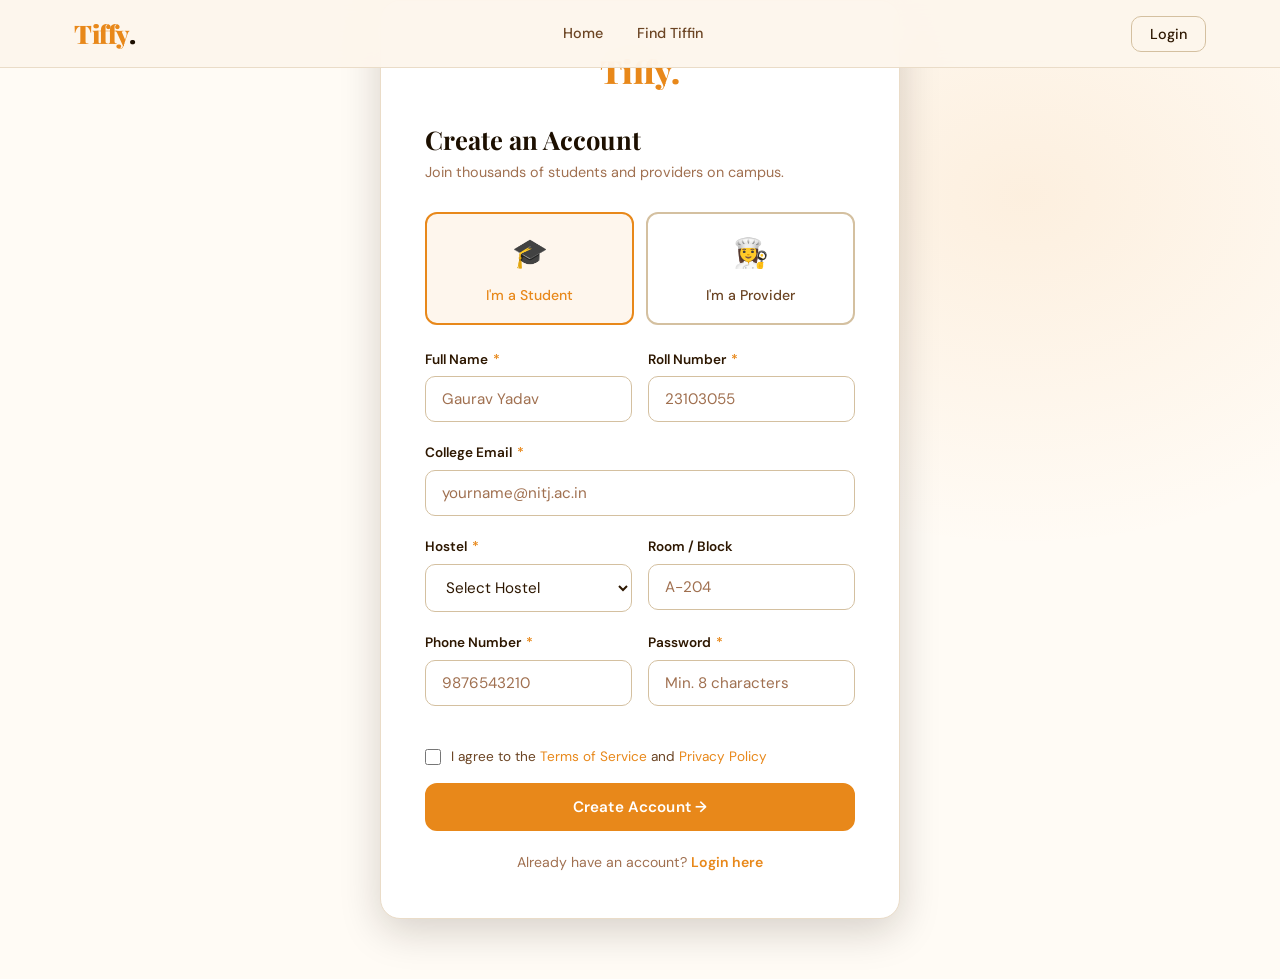
<file: register.html>
<!DOCTYPE html>
<html lang="en">
<head>
  <meta charset="UTF-8">
  <meta name="viewport" content="width=device-width, initial-scale=1.0">
  <title>Register — Tiffy</title>
  <link rel="stylesheet" href="css/style.css">
</head>
<body>
<nav class="navbar">
  <div class="navbar-inner">
    <a href="index.html" class="nav-logo">Tiffy<span>.</span></a>
    <div class="nav-links"><a href="index.html">Home</a><a href="discovery.html">Find Tiffin</a></div>
    <div class="nav-actions">
      <button class="btn-nav-login" onclick="window.location.href='login.html'">Login</button>
    </div>
  </div>
</nav>

<div class="auth-page" style="align-items:flex-start;padding-top:calc(var(--nav-h)+40px);">
  <div class="auth-card" style="max-width:520px;">
    <div class="auth-logo"><div class="wordmark">Tiffy.</div></div>
    <h2 class="auth-title">Create an Account</h2>
    <p class="auth-sub">Join thousands of students and providers on campus.</p>

    <!-- Role selector -->
    <div class="role-selector">
      <input type="radio" name="role" id="role-student" class="role-option" value="student" checked onchange="switchRole()">
      <label class="role-label" for="role-student"><span class="icon">🎓</span>I'm a Student</label>
      <input type="radio" name="role" id="role-provider" class="role-option" value="provider" onchange="switchRole()">
      <label class="role-label" for="role-provider"><span class="icon">👩‍🍳</span>I'm a Provider</label>
    </div>

    <!-- Student Fields -->
    <div id="student-fields">
      <div class="form-row">
        <div class="form-group">
          <label class="form-label">Full Name <span class="req">*</span></label>
          <input type="text" class="form-control" id="s-name" placeholder="Gaurav Yadav" required>
          <span class="form-error">Required</span>
        </div>
        <div class="form-group">
          <label class="form-label">Roll Number <span class="req">*</span></label>
          <input type="text" class="form-control" id="s-roll" placeholder="23103055" required>
          <span class="form-error">Required</span>
        </div>
      </div>
      <div class="form-group">
        <label class="form-label">College Email <span class="req">*</span></label>
        <input type="email" class="form-control" id="s-email" placeholder="yourname@nitj.ac.in" required>
        <span class="form-error">Enter valid email</span>
      </div>
      <div class="form-row">
        <div class="form-group">
          <label class="form-label">Hostel <span class="req">*</span></label>
          <select class="form-control" id="s-hostel" required>
            <option value="">Select Hostel</option>
            <option>Boys Hostel A</option>
            <option>Boys Hostel B</option>
            <option>Boys Hostel C</option>
            <option>Girls Hostel</option>
            <option>PG Hostel</option>
            <option>Faculty Hostel</option>
          </select>
          <span class="form-error">Required</span>
        </div>
        <div class="form-group">
          <label class="form-label">Room / Block</label>
          <input type="text" class="form-control" id="s-block" placeholder="A-204">
        </div>
      </div>
      <div class="form-row">
        <div class="form-group">
          <label class="form-label">Phone Number <span class="req">*</span></label>
          <input type="tel" class="form-control" id="s-phone" placeholder="9876543210" required>
          <span class="form-error">Required</span>
        </div>
        <div class="form-group">
          <label class="form-label">Password <span class="req">*</span></label>
          <input type="password" class="form-control" id="s-pass" placeholder="Min. 8 characters" required>
          <span class="form-error">Min 8 characters</span>
        </div>
      </div>
    </div>

    <!-- Provider Fields -->
    <div id="provider-fields" style="display:none;">
      <div class="form-row">
        <div class="form-group">
          <label class="form-label">Your Full Name <span class="req">*</span></label>
          <input type="text" class="form-control" id="p-name" placeholder="Priya Sharma" required>
          <span class="form-error">Required</span>
        </div>
        <div class="form-group">
          <label class="form-label">Kitchen / Service Name <span class="req">*</span></label>
          <input type="text" class="form-control" id="p-kitchen" placeholder="Aunty Sharma's Kitchen" required>
          <span class="form-error">Required</span>
        </div>
      </div>
      <div class="form-group">
        <label class="form-label">Email <span class="req">*</span></label>
        <input type="email" class="form-control" id="p-email" placeholder="you@example.com" required>
        <span class="form-error">Enter valid email</span>
      </div>
      <div class="form-row">
        <div class="form-group">
          <label class="form-label">Phone Number <span class="req">*</span></label>
          <input type="tel" class="form-control" id="p-phone" placeholder="9876543210" required>
          <span class="form-error">Required</span>
        </div>
        <div class="form-group">
          <label class="form-label">Area / Location <span class="req">*</span></label>
          <input type="text" class="form-control" id="p-area" placeholder="Near Boys Hostel B" required>
          <span class="form-error">Required</span>
        </div>
      </div>
      <div class="form-group">
        <label class="form-label">Cuisine Type <span class="req">*</span></label>
        <select class="form-control" id="p-cuisine" required>
          <option value="">Select Cuisine</option>
          <option>North Indian</option><option>South Indian</option><option>Punjabi</option>
          <option>Bengali</option><option>Home Style</option><option>Multi-Cuisine</option>
        </select>
        <span class="form-error">Required</span>
      </div>
      <div class="form-group">
        <label class="form-label">Brief Description</label>
        <textarea class="form-control" id="p-desc" placeholder="Tell students a little about your cooking…" style="min-height:80px"></textarea>
      </div>
      <div class="form-group">
        <label class="form-label">Password <span class="req">*</span></label>
        <input type="password" class="form-control" id="p-pass" placeholder="Min. 8 characters" required>
        <span class="form-error">Min 8 characters</span>
      </div>
      <div style="background:rgba(232,136,26,0.08);border:1px solid rgba(232,136,26,0.3);border-radius:10px;padding:14px;margin-bottom:4px;font-size:0.85rem;color:var(--turmeric);">
        ⚠️ Provider accounts require admin approval before going live. You'll receive an email within 24 hours.
      </div>
    </div>

    <div style="margin:20px 0 16px;display:flex;align-items:flex-start;gap:10px;">
      <input type="checkbox" id="terms-check" style="margin-top:3px;accent-color:var(--saffron);width:16px;height:16px;flex-shrink:0;">
      <label for="terms-check" style="font-size:0.85rem;color:var(--text-light);cursor:pointer;">I agree to the <a href="#" style="color:var(--saffron);">Terms of Service</a> and <a href="#" style="color:var(--saffron);">Privacy Policy</a></label>
    </div>

    <div id="reg-error" style="display:none;background:var(--red-light);color:var(--red);padding:12px 16px;border-radius:10px;font-size:0.85rem;margin-bottom:14px;"></div>

    <button class="btn btn-primary btn-full" onclick="doRegister()">Create Account →</button>
    <p class="auth-switch">Already have an account? <a href="login.html">Login here</a></p>
  </div>
</div>

<script src="js/app.js"></script>
<script>
const params = new URLSearchParams(location.search);
if (params.get('role') === 'provider') {
  document.getElementById('role-provider').checked = true;
  switchRole();
}

function switchRole() {
  const isProvider = document.getElementById('role-provider').checked;
  document.getElementById('student-fields').style.display  = isProvider ? 'none' : 'block';
  document.getElementById('provider-fields').style.display = isProvider ? 'block' : 'none';
}

function doRegister() {
  const isProvider = document.getElementById('role-provider').checked;
  const errEl = document.getElementById('reg-error');
  errEl.style.display = 'none';

  if (!document.getElementById('terms-check').checked) {
    errEl.textContent = 'Please accept the Terms of Service to continue.';
    errEl.style.display = 'block'; return;
  }

  let user;
  if (!isProvider) {
    const name  = document.getElementById('s-name').value.trim();
    const roll  = document.getElementById('s-roll').value.trim();
    const email = document.getElementById('s-email').value.trim();
    const hostel= document.getElementById('s-hostel').value;
    const block = document.getElementById('s-block').value.trim();
    const phone = document.getElementById('s-phone').value.trim();
    const pass  = document.getElementById('s-pass').value;
    if (!name||!roll||!email||!hostel||!phone||!pass) { errEl.textContent='Please fill all required fields.'; errEl.style.display='block'; return; }
    if (pass.length < 8) { errEl.textContent='Password must be at least 8 characters.'; errEl.style.display='block'; return; }
    user = { id:'u'+Date.now(), name, roll, email, hostel, block, phone, password:pass, role:'student' };
  } else {
    const name    = document.getElementById('p-name').value.trim();
    const kitchen = document.getElementById('p-kitchen').value.trim();
    const email   = document.getElementById('p-email').value.trim();
    const phone   = document.getElementById('p-phone').value.trim();
    const area    = document.getElementById('p-area').value.trim();
    const cuisine = document.getElementById('p-cuisine').value;
    const pass    = document.getElementById('p-pass').value;
    if (!name||!kitchen||!email||!phone||!area||!cuisine||!pass) { errEl.textContent='Please fill all required fields.'; errEl.style.display='block'; return; }
    if (pass.length < 8) { errEl.textContent='Password must be at least 8 characters.'; errEl.style.display='block'; return; }
    user = { id:'u'+Date.now(), name, kitchen, email, phone, area, cuisine, password:pass, role:'provider', status:'pending' };
  }

  const users = JSON.parse(localStorage.getItem('tiffy_users')||'[]');
  if (users.find(u=>u.email===user.email)) { errEl.textContent='This email is already registered.'; errEl.style.display='block'; return; }
  users.push(user);
  localStorage.setItem('tiffy_users', JSON.stringify(users));
  Auth.set(user);
  showToast('Account created successfully!', 'success');
  setTimeout(()=>window.location.href = isProvider?'provider-dashboard.html':'student-dashboard.html', 900);
}
</script>
</body>
</html>
</file>
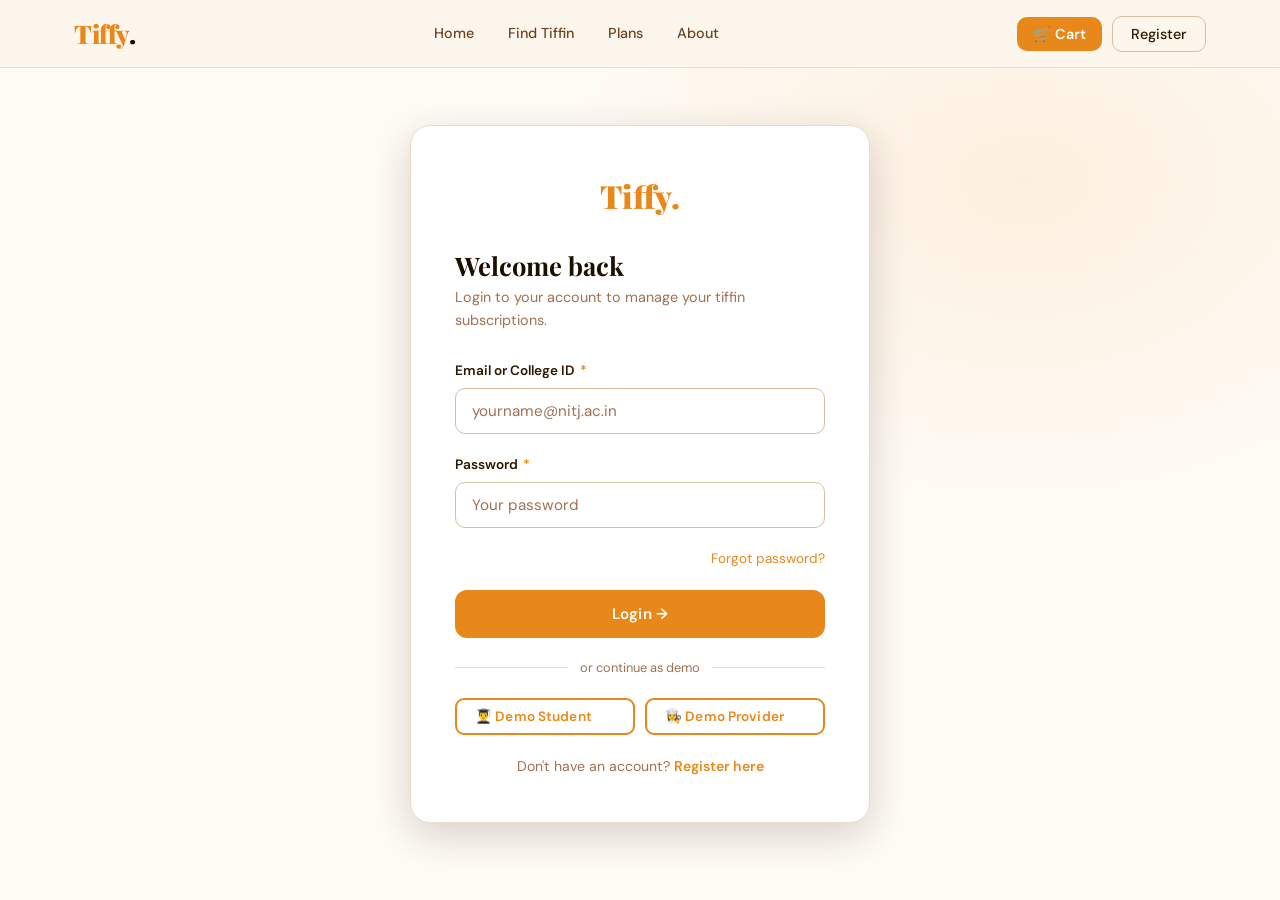
<file: student-dashboard.html>
<!DOCTYPE html>
<html lang="en">
<head>
  <meta charset="UTF-8">
  <meta name="viewport" content="width=device-width, initial-scale=1.0">
  <title>My Dashboard — Tiffy</title>
  <link rel="stylesheet" href="css/style.css">
  <style>
    .sub-card { background: white; border-radius: var(--radius); border: 1px solid var(--border); overflow: hidden; box-shadow: var(--shadow-sm); transition: box-shadow var(--transition); }
    .sub-card:hover { box-shadow: var(--shadow-md); }
    .sub-card-header { padding: 18px 22px; border-bottom: 1px solid var(--border); display: flex; align-items: center; gap: 14px; }
    .sub-card-body { padding: 18px 22px; }
    .sub-avatar { width: 48px; height: 48px; border-radius: 12px; background: var(--cream); display: flex; align-items: center; justify-content: center; font-size: 1.6rem; flex-shrink: 0; overflow: hidden; }
    .sub-avatar img, .order-avatar img { width: 100%; height: 100%; object-fit: cover; }
    .sub-info { flex: 1; }
    .sub-name { font-weight: 700; color: var(--espresso); font-size: 0.95rem; }
    .sub-plan { font-size: 0.8rem; color: var(--muted); }
    .meal-toggle-row { display: flex; align-items: center; justify-content: space-between; padding: 12px 0; border-bottom: 1px solid var(--border); }
    .meal-toggle-row:last-child { border-bottom: none; }
    .meal-toggle-label { font-size: 0.88rem; font-weight: 500; color: var(--espresso); }
    .meal-toggle-time { font-size: 0.78rem; color: var(--muted); margin-top: 1px; }
    .toggle-wrap { display: flex; align-items: center; gap: 10px; }
    .cutoff-warn { font-size: 0.75rem; color: var(--red); }
    /* Toggle switch */
    .toggle { position: relative; display: inline-block; width: 44px; height: 24px; }
    .toggle input { opacity: 0; width: 0; height: 0; }
    .slider { position: absolute; inset: 0; background: #ddd; border-radius: 24px; cursor: pointer; transition: .3s; }
    .slider:before { content:""; position:absolute; height:18px; width:18px; left:3px; bottom:3px; background:white; border-radius:50%; transition:.3s; }
    input:checked + .slider { background: var(--green); }
    input:checked + .slider:before { transform: translateX(20px); }
    input:disabled + .slider { cursor: not-allowed; opacity: 0.5; }
    .history-row { display: flex; align-items: center; gap: 16px; padding: 12px 0; border-bottom: 1px solid var(--border); font-size: 0.88rem; }
    .history-row:last-child { border-bottom: none; }
    .history-date { color: var(--muted); width: 90px; flex-shrink: 0; }
    .history-provider { flex: 1; font-weight: 500; color: var(--espresso); }
    .history-meal { color: var(--text-light); }
    .history-amt { font-family: var(--font-mono); color: var(--saffron); flex-shrink: 0; }
  </style>
</head>
<body>
<nav class="navbar">
  <div class="navbar-inner">
    <a href="index.html" class="nav-logo">Tiffy<span>.</span></a>
    <div class="nav-links"><a href="index.html">Home</a><a href="discovery.html">Find Tiffin</a><a href="subscriptions.html">Plans</a></div>
    <div class="nav-actions">
      <a href="cart.html" style="text-decoration:none"><button class="btn-cart">🛒 Cart<span class="cart-badge" style="display:none">0</span></button></a>
      <button class="btn-nav-login" onclick="Auth.logout()">Logout</button>
    </div>
  </div>
</nav>

<div class="dashboard-layout">
  <!-- Sidebar -->
  <div class="sidebar">
    <div class="sidebar-logo">Tiffy.</div>
    <div class="sidebar-section">
      <div class="sidebar-label">Student Menu</div>
      <a href="#overview"    class="sidebar-link active" onclick="showSection('overview',this)"><span class="icon">🏠</span> Overview</a>
      <a href="#subscriptions" class="sidebar-link" onclick="showSection('subscriptions',this)"><span class="icon">📋</span> My Subscriptions</a>
      <a href="#pause"       class="sidebar-link" onclick="showSection('pause',this)"><span class="icon">⏸️</span> Pause Meals</a>
      <a href="#orders"      class="sidebar-link" onclick="showSection('orders',this)"><span class="icon">📦</span> Order History</a>
      <a href="#profile"     class="sidebar-link" onclick="showSection('profile',this)"><span class="icon">👤</span> My Profile</a>
    </div>
    <div class="sidebar-section">
      <div class="sidebar-label">Quick Links</div>
      <a href="discovery.html" class="sidebar-link"><span class="icon">🔍</span> Find New Tiffin</a>
      <a href="cart.html"      class="sidebar-link"><span class="icon">🛒</span> Cart</a>
    </div>
    <div style="padding:24px;margin-top:auto;">
      <button class="btn btn-sm" style="background:rgba(255,255,255,0.08);color:rgba(255,255,255,0.6);border:1px solid rgba(255,255,255,0.15);width:100%" onclick="Auth.logout()">← Logout</button>
    </div>
  </div>

  <!-- Content -->
  <div class="dashboard-content">
    <div id="user-greeting" class="dash-header"></div>

    <!-- Overview -->
    <div id="sec-overview" class="dash-section">
      <div class="stat-cards" id="stat-cards"></div>

      <div class="grid-2">
        <div>
          <h3 style="color:var(--espresso);margin-bottom:16px;">Today's Meals</h3>
          <div id="todays-meals"></div>
        </div>
        <div>
          <h3 style="color:var(--espresso);margin-bottom:16px;">Active Subscriptions</h3>
          <div id="active-subs-mini"></div>
        </div>
      </div>
    </div>

    <!-- Subscriptions -->
    <div id="sec-subscriptions" class="dash-section hidden">
      <div class="flex-between mb-24">
        <h2 style="color:var(--espresso);">My Subscriptions</h2>
        <a href="discovery.html" class="btn btn-primary btn-sm">+ Add Tiffin</a>
      </div>
      <div id="subs-list"></div>
    </div>

    <!-- Pause Meals -->
    <div id="sec-pause" class="dash-section hidden">
      <h2 style="color:var(--espresso);margin-bottom:8px;">Pause Meals</h2>
      <p style="margin-bottom:28px;">Toggle off any upcoming meal before the cutoff to skip it. Credit will be added to your subscription.</p>
      <div id="pause-list"></div>
    </div>

    <!-- Order History -->
    <div id="sec-orders" class="dash-section hidden">
      <h2 style="color:var(--espresso);margin-bottom:24px;">Order History</h2>
      <div class="card">
        <div style="padding:0 4px">
          <table class="data-table">
            <thead><tr><th>Date</th><th>Provider</th><th>Meal</th><th>Amount</th><th>Status</th></tr></thead>
            <tbody id="order-history-body"></tbody>
          </table>
        </div>
      </div>
    </div>

    <!-- Profile -->
    <div id="sec-profile" class="dash-section hidden">
      <h2 style="color:var(--espresso);margin-bottom:24px;">My Profile</h2>
      <div style="max-width:500px">
        <div class="card">
          <div class="card-body" id="profile-content"></div>
        </div>
      </div>
    </div>
  </div>
</div>

<script src="js/app.js"></script>
<script>
const user = Auth.require('student');
if (!user) throw 0;

// Seed demo subscriptions if none
let subs = JSON.parse(localStorage.getItem('tiffy_subscriptions')||'[]');
if (!subs.length) {
  const provider1 = getProvider('p1') || {};
  const provider2 = getProvider('p2') || {};
  subs = [
    { id:'sub1', providerId:'p1', providerName: provider1.name || "Aunty Sharma's Kitchen", plan:'Monthly', status:'active', startDate: new Date(Date.now()-15*86400000).toISOString(), emoji: provider1.emoji || '🍛', image: provider1.image || '', nextRenewal: new Date(Date.now()+15*86400000).toLocaleDateString() },
    { id:'sub2', providerId:'p2', providerName: provider2.name || 'South Tiffin House',      plan:'Weekly',  status:'active', startDate: new Date(Date.now()-3*86400000).toISOString(), emoji: provider2.emoji || '🥘',  image: provider2.image || '', nextRenewal: new Date(Date.now()+4*86400000).toLocaleDateString() },
  ];
  localStorage.setItem('tiffy_subscriptions', JSON.stringify(subs));
}

// Section switcher
function showSection(name, link) {
  document.querySelectorAll('.dash-section').forEach(s=>s.classList.add('hidden'));
  document.querySelectorAll('.sidebar-link').forEach(l=>l.classList.remove('active'));
  document.getElementById('sec-'+name).classList.remove('hidden');
  if (link) link.classList.add('active');
  event && event.preventDefault();
}

// Greeting
document.getElementById('user-greeting').innerHTML = `
  <h2>Good ${getGreeting()}, ${user.name.split(' ')[0]}! 👋</h2>
  <p>${new Date().toLocaleDateString('en-IN',{weekday:'long',year:'numeric',month:'long',day:'numeric'})} · ${user.hostel||'NIT Jalandhar'}</p>`;

function getGreeting() {
  const h = new Date().getHours();
  return h<12?'morning':h<17?'afternoon':'evening';
}

// Stats
document.getElementById('stat-cards').innerHTML = `
  <div class="stat-card"><div class="s-label">Active Subs</div><div class="s-value">${subs.filter(s=>s.status==='active').length}</div><div class="s-change up">↑ Good coverage</div></div>
  <div class="stat-card"><div class="s-label">Meals This Month</div><div class="s-value">42</div><div class="s-change up">↑ 3 paused</div></div>
  <div class="stat-card"><div class="s-label">Total Spent</div><div class="s-value">₹2,798</div><div class="s-change">This month</div></div>
  <div class="stat-card"><div class="s-label">Credits Earned</div><div class="s-value">₹180</div><div class="s-change up">From paused meals</div></div>`;

// Today's meals
const meals = [
  { time:'7:30 AM',  meal:'Breakfast Box',    provider:"Aunty Sharma's Kitchen", status:'delivered', icon:'✅' },
  { time:'12:30 PM', meal:'Lunch Thali',       provider:"Aunty Sharma's Kitchen", status:'on-the-way', icon:'🚴' },
  { time:'1:00 PM',  meal:'Idli Sambar',       provider:'South Tiffin House',     status:'preparing', icon:'👩‍🍳' },
];
document.getElementById('todays-meals').innerHTML = meals.map(m=>`
  <div class="order-card mb-8" style="margin-bottom:10px">
    <div class="order-avatar">${m.icon}</div>
    <div class="order-details">
      <div class="order-name">${m.meal}</div>
      <div class="order-meta">${m.provider} · ${m.time}</div>
    </div>
    <span class="badge ${m.status==='delivered'?'badge-green':m.status==='on-the-way'?'badge-orange':'badge-gray'}">${m.status==='delivered'?'Delivered':m.status==='on-the-way'?'On the way':'Preparing'}</span>
  </div>`).join('');

// Active subs mini
document.getElementById('active-subs-mini').innerHTML = subs.filter(s=>s.status==='active').map(s=>{
  const provider = getProvider(s.providerId) || {};
  const displayName = provider.name || s.providerName;
  const avatarSrc = s.image || provider.image;
  const avatarHtml = avatarSrc ? `<img src="${avatarSrc}" alt="${displayName}">` : s.emoji;
  return `
  <div class="order-card" style="margin-bottom:10px;cursor:pointer" onclick="showSection('subscriptions')">
    <div class="order-avatar">${avatarHtml}</div>
    <div class="order-details">
      <div class="order-name">${displayName}</div>
      <div class="order-meta">${s.plan} Plan · Renews ${s.nextRenewal||'soon'}</div>
    </div>
    <span class="badge badge-green">Active</span>
  </div>`;
}).join('');

// Full subscriptions list
document.getElementById('subs-list').innerHTML = subs.length ? subs.map(s=>{
  const provider = getProvider(s.providerId) || {};
  const displayName = provider.name || s.providerName;
  const avatarSrc = s.image || provider.image;
  const avatarHtml = avatarSrc ? `<img src="${avatarSrc}" alt="${displayName}">` : s.emoji;
  return `
  <div class="sub-card mb-16" style="margin-bottom:16px">
    <div class="sub-card-header">
      <div class="sub-avatar">${avatarHtml}</div>
      <div class="sub-info">
        <div class="sub-name">${displayName}</div>
        <div class="sub-plan">${s.plan} Plan · Started ${new Date(s.startDate).toLocaleDateString('en-IN')}</div>
      </div>
      <div style="display:flex;gap:8px;align-items:center">
        <span class="badge ${s.status==='active'?'badge-green':'badge-gray'}">${s.status==='active'?'Active':'Paused'}</span>
        <button class="btn btn-sm btn-secondary" onclick="cancelSub('${s.id}')">Cancel</button>
      </div>
    </div>
    <div class="sub-card-body">
      <div style="display:flex;justify-content:space-between;font-size:0.85rem;color:var(--text-light)">
        <span>Next renewal: <strong style="color:var(--espresso)">${s.nextRenewal||'—'}</strong></span>
        <a href="provider.html?id=${s.providerId}" style="color:var(--saffron);font-weight:600">View Provider →</a>
      </div>
    </div>
  </div>`;
}).join('') :
`<div class="empty-state"><div class="empty-icon">🍽️</div><h3>No Active Subscriptions</h3><p>Find a tiffin provider and subscribe to get started.</p><a href="discovery.html" class="btn btn-primary">Browse Providers</a></div>`;

// Pause meals
document.getElementById('pause-list').innerHTML = subs.filter(s=>s.status==='active').map(s=>{
  const provider = getProvider(s.providerId) || {};
  const displayName = provider.name || s.providerName;
  const avatarSrc = s.image || provider.image;
  const avatarHtml = avatarSrc ? `<img src="${avatarSrc}" alt="${displayName}">` : s.emoji;
  const mealTypes = ['Breakfast','Lunch','Dinner'];
  return `
  <div class="sub-card" style="margin-bottom:20px">
    <div class="sub-card-header">
      <div class="sub-avatar">${avatarHtml}</div>
      <div class="sub-info"><div class="sub-name">${displayName}</div><div class="sub-plan">${s.plan} Plan</div></div>
    </div>
    <div class="sub-card-body">
      <div style="font-size:0.82rem;font-weight:600;color:var(--muted);text-transform:uppercase;letter-spacing:0.5px;margin-bottom:12px">Tomorrow's Meals</div>
      ${mealTypes.map(type => {
        const canP = canPause(type);
        const cutoffs = { Breakfast:'7:00 AM', Lunch:'9:00 AM', Dinner:'4:00 PM' };
        return `<div class="meal-toggle-row">
          <div>
            <div class="meal-toggle-label">${type}</div>
            <div class="meal-toggle-time">Cutoff: ${cutoffs[type]} today</div>
          </div>
          <div class="toggle-wrap">
            ${!canP?`<span class="cutoff-warn">Cutoff passed</span>`:''}
            <label class="toggle">
              <input type="checkbox" checked ${!canP?'disabled':''} onchange="toggleMeal('${s.id}','${type}',this.checked)">
              <span class="slider"></span>
            </label>
          </div>
        </div>`;
      }).join('')}
    </div>
  </div>`;
}).join('') || `<div class="empty-state"><div class="empty-icon">⏸️</div><h3>No Active Subscriptions</h3><p>You need an active subscription to pause meals.</p><a href="discovery.html" class="btn btn-primary">Browse Providers</a></div>`;

// Order history
const historyData = [
  { date:'Today',      provider:"Aunty Sharma's", meal:'Breakfast Box', amt:'₹45', status:'Delivered' },
  { date:'Yesterday',  provider:'South Tiffin',   meal:'Lunch (Meals)', amt:'₹90', status:'Delivered' },
  { date:'Yesterday',  provider:"Aunty Sharma's", meal:'Lunch Thali',   amt:'₹80', status:'Delivered' },
  { date:'2 days ago', provider:"Aunty Sharma's", meal:'Dinner Thali',  amt:'₹0',  status:'Paused' },
  { date:'2 days ago', provider:'South Tiffin',   meal:'Idli Sambar',   amt:'₹50', status:'Delivered' },
  { date:'3 days ago', provider:"Aunty Sharma's", meal:'Lunch Thali',   amt:'₹80', status:'Delivered' },
];
document.getElementById('order-history-body').innerHTML = historyData.map(r=>`
  <tr>
    <td class="history-date">${r.date}</td>
    <td class="history-provider">${r.provider}</td>
    <td>${r.meal}</td>
    <td style="font-family:var(--font-mono);color:var(--saffron)">${r.amt}</td>
    <td><span class="badge ${r.status==='Delivered'?'badge-green':'badge-gray'}">${r.status}</span></td>
  </tr>`).join('');

// Profile
document.getElementById('profile-content').innerHTML = `
  <div style="text-align:center;margin-bottom:24px">
    <div style="width:72px;height:72px;border-radius:50%;background:var(--cream);display:flex;align-items:center;justify-content:center;font-size:2rem;margin:0 auto 12px">👨‍🎓</div>
    <h3 style="color:var(--espresso)">${user.name}</h3>
    <p style="font-size:0.85rem">${user.email||''}</p>
  </div>
  <div class="info-row" style="display:flex;gap:10px;padding:10px 0;border-bottom:1px solid var(--border)"><span>🏠</span><div><strong style="font-size:0.78rem;font-weight:700;color:var(--muted);text-transform:uppercase">Hostel</strong><div style="font-size:0.9rem;color:var(--espresso)">${user.hostel||'—'} ${user.block?'· '+user.block:''}</div></div></div>
  <div class="info-row" style="display:flex;gap:10px;padding:10px 0;border-bottom:1px solid var(--border)"><span>🎓</span><div><strong style="font-size:0.78rem;font-weight:700;color:var(--muted);text-transform:uppercase">Roll Number</strong><div style="font-size:0.9rem;color:var(--espresso)">${user.rollNo||user.roll||'—'}</div></div></div>
  <div class="info-row" style="display:flex;gap:10px;padding:10px 0"><span>📱</span><div><strong style="font-size:0.78rem;font-weight:700;color:var(--muted);text-transform:uppercase">Phone</strong><div style="font-size:0.9rem;color:var(--espresso)">${user.phone||'—'}</div></div></div>
  <button class="btn btn-secondary btn-sm btn-full mt-24" onclick="Auth.logout()">Logout</button>`;

function toggleMeal(subId, mealType, active) {
  if (!active) showToast(`${mealType} paused for tomorrow. Credit will be added.`, 'success');
  else showToast(`${mealType} re-enabled for tomorrow.`, 'info');
}

function cancelSub(subId) {
  if (!confirm('Are you sure you want to cancel this subscription? This cannot be undone for the current period.')) return;
  subs = subs.map(s => s.id===subId ? {...s, status:'cancelled'} : s);
  localStorage.setItem('tiffy_subscriptions', JSON.stringify(subs));
  showToast('Subscription cancelled.', 'info');
  setTimeout(()=>location.reload(), 800);
}
</script>
</body>
</html>
</file>
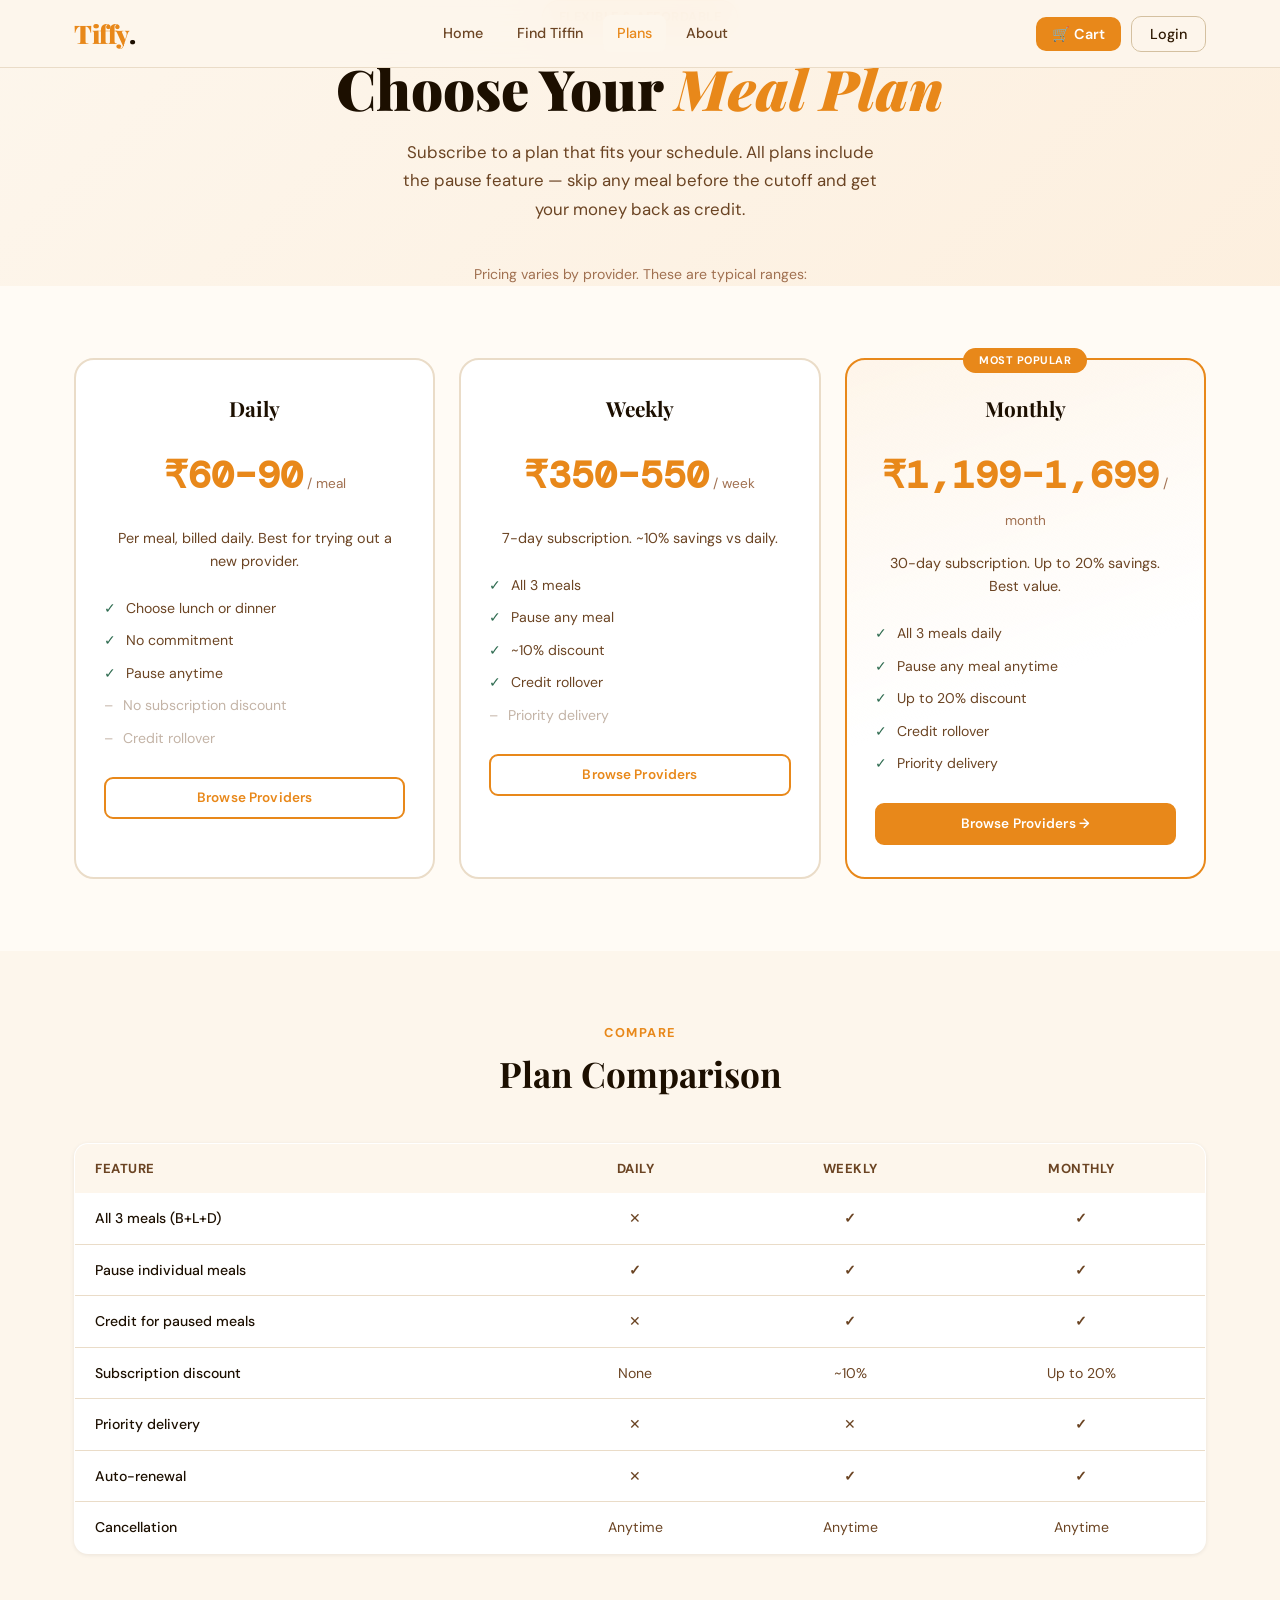
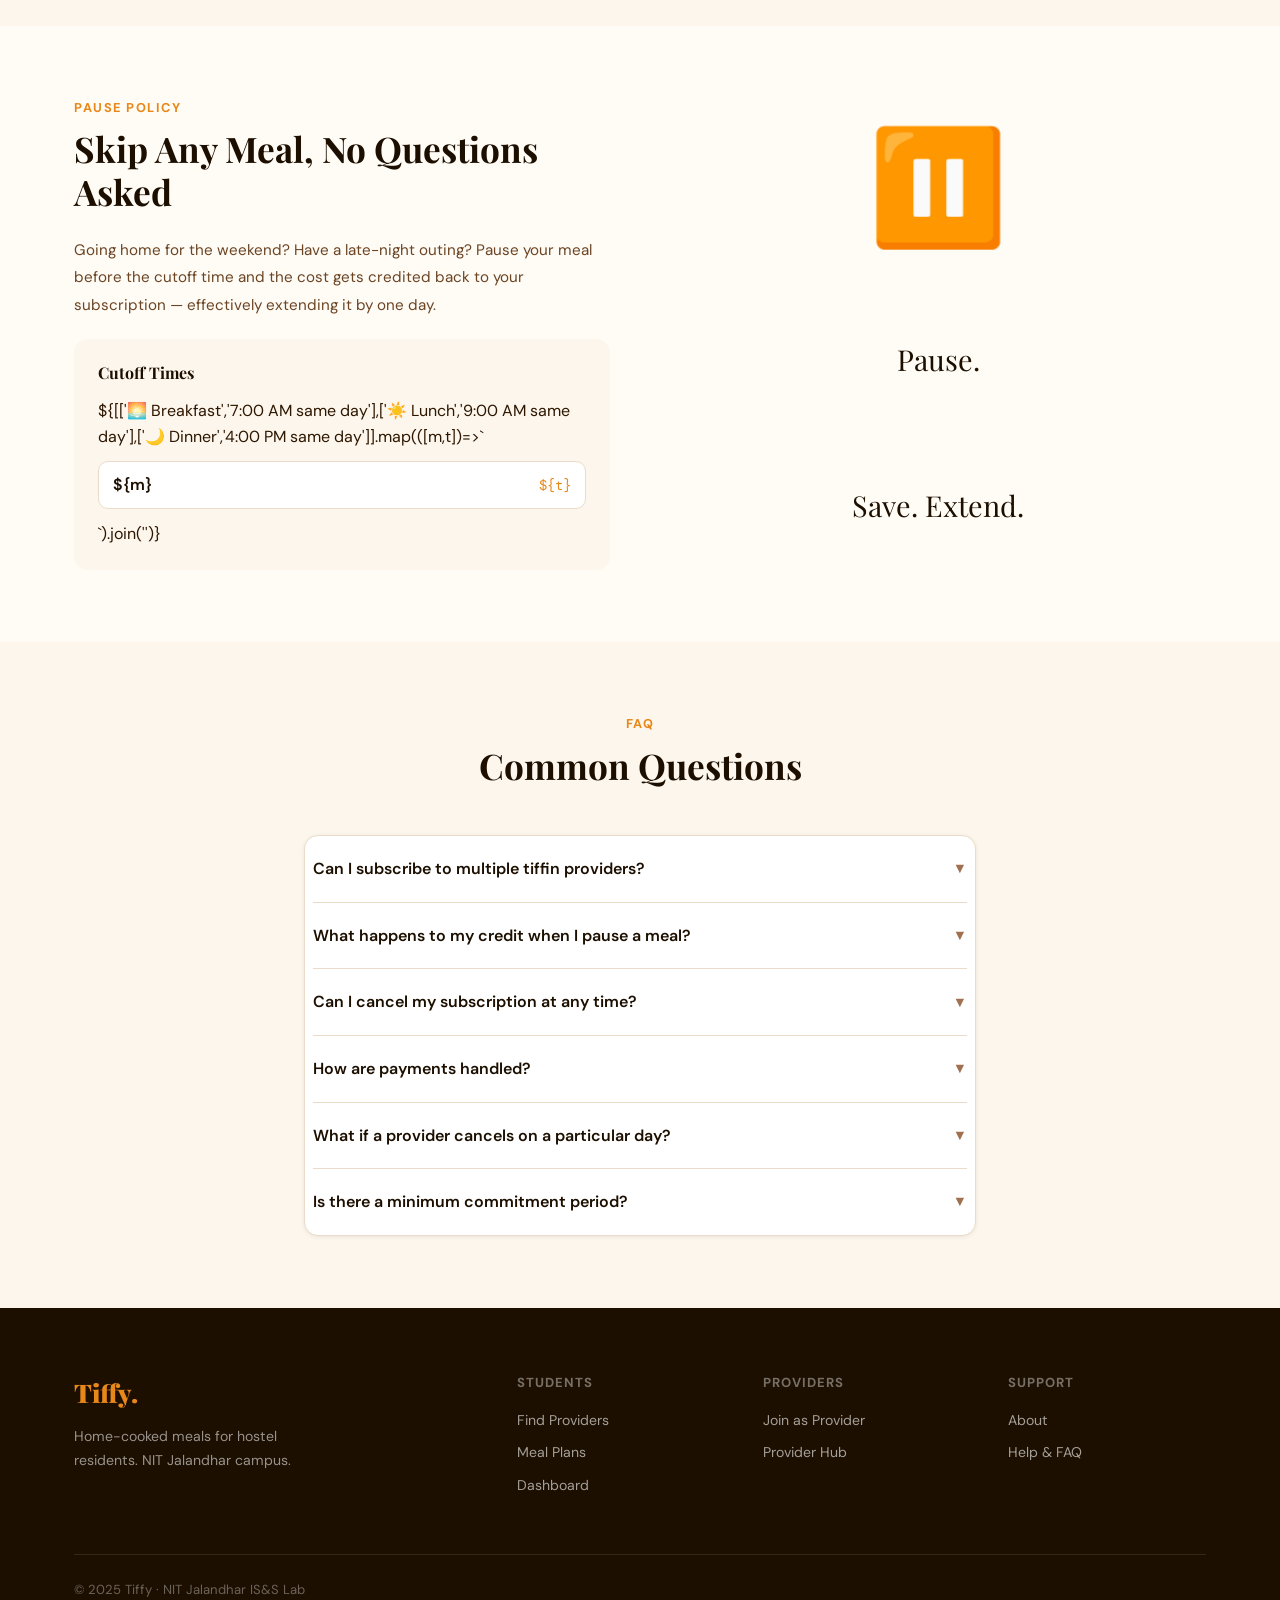
<file: subscriptions.html>
<!DOCTYPE html>
<html lang="en">
<head>
  <meta charset="UTF-8">
  <meta name="viewport" content="width=device-width, initial-scale=1.0">
  <title>Meal Plans — Tiffy</title>
  <link rel="stylesheet" href="css/style.css">
  <style>
    .compare-table { width:100%; border-collapse:collapse; background:white; border-radius:var(--radius); overflow:hidden; box-shadow:var(--shadow-sm); border:1px solid var(--border); }
    .compare-table th { background:var(--cream); padding:14px 20px; text-align:center; font-size:0.82rem; font-weight:700; text-transform:uppercase; letter-spacing:0.5px; color:var(--text-light); }
    .compare-table th:first-child { text-align:left; }
    .compare-table td { padding:14px 20px; font-size:0.88rem; color:var(--text-light); border-bottom:1px solid var(--border); text-align:center; }
    .compare-table td:first-child { text-align:left; font-weight:500; color:var(--espresso); }
    .compare-table tr:last-child td { border-bottom:none; }
    .check-green { color:var(--green); font-weight:700; }
    .cross-red   { color:var(--red); }
    .faq-item { border-bottom:1px solid var(--border); }
    .faq-item:last-child { border-bottom:none; }
    .faq-q { display:flex; justify-content:space-between; align-items:center; padding:20px 0; cursor:pointer; font-weight:600; color:var(--espresso); }
    .faq-q .arrow { transition:transform 0.3s; font-size:0.9rem; color:var(--muted); }
    .faq-item.open .faq-q .arrow { transform:rotate(180deg); }
    .faq-a { max-height:0; overflow:hidden; transition:max-height 0.35s ease; font-size:0.9rem; color:var(--text-light); line-height:1.7; }
    .faq-item.open .faq-a { max-height:200px; padding-bottom:16px; }
  </style>
</head>
<body>
<nav class="navbar">
  <div class="navbar-inner">
    <a href="index.html" class="nav-logo">Tiffy<span>.</span></a>
    <div class="nav-links"><a href="index.html">Home</a><a href="discovery.html">Find Tiffin</a><a href="subscriptions.html" class="active">Plans</a><a href="about.html">About</a></div>
    <div class="nav-actions">
      <a href="cart.html" style="text-decoration:none"><button class="btn-cart">🛒 Cart<span class="cart-badge" style="display:none">0</span></button></a>
      <button class="btn-nav-login">Login</button>
    </div>
  </div>
</nav>

<!-- Hero -->
<div style="background:linear-gradient(135deg,var(--cream) 0%,rgba(232,136,26,0.1) 100%);padding:calc(var(--nav-h)+60px) 0 60px;text-align:center">
  <div class="container">
    <div style="display:inline-block;background:rgba(232,136,26,0.12);color:var(--turmeric);border:1px solid rgba(232,136,26,0.3);padding:6px 16px;border-radius:40px;font-size:0.8rem;font-weight:700;letter-spacing:0.5px;text-transform:uppercase;margin-bottom:20px">Flexible & Affordable</div>
    <h1 style="color:var(--espresso);margin-bottom:16px">Choose Your <span style="color:var(--saffron);font-style:italic">Meal Plan</span></h1>
    <p style="max-width:480px;margin:0 auto 40px;font-size:1.05rem;line-height:1.7">Subscribe to a plan that fits your schedule. All plans include the pause feature — skip any meal before the cutoff and get your money back as credit.</p>
    <div style="display:flex;align-items:center;justify-content:center;gap:10px;flex-wrap:wrap">
      <span style="font-size:0.88rem;color:var(--muted)">Pricing varies by provider. These are typical ranges:</span>
    </div>
  </div>
</div>

<!-- Plan Cards -->
<div class="section">
  <div class="container">
    <div class="plan-cards">
      <!-- Daily -->
      <div class="plan-card">
        <div class="plan-name">Daily</div>
        <div class="plan-price">
          <span class="amount">₹60–90</span>
          <span class="period"> / meal</span>
        </div>
        <p class="plan-meals">Per meal, billed daily. Best for trying out a new provider.</p>
        <div class="plan-features">
          <div class="plan-feature"><span class="check">✓</span>Choose lunch or dinner</div>
          <div class="plan-feature"><span class="check">✓</span>No commitment</div>
          <div class="plan-feature"><span class="check">✓</span>Pause anytime</div>
          <div class="plan-feature" style="opacity:0.4"><span>–</span>No subscription discount</div>
          <div class="plan-feature" style="opacity:0.4"><span>–</span>Credit rollover</div>
        </div>
        <a href="discovery.html" class="btn btn-secondary btn-full btn-sm">Browse Providers</a>
      </div>

      <!-- Weekly -->
      <div class="plan-card">
        <div class="plan-name">Weekly</div>
        <div class="plan-price">
          <span class="amount">₹350–550</span>
          <span class="period"> / week</span>
        </div>
        <p class="plan-meals">7-day subscription. ~10% savings vs daily.</p>
        <div class="plan-features">
          <div class="plan-feature"><span class="check">✓</span>All 3 meals</div>
          <div class="plan-feature"><span class="check">✓</span>Pause any meal</div>
          <div class="plan-feature"><span class="check">✓</span>~10% discount</div>
          <div class="plan-feature"><span class="check">✓</span>Credit rollover</div>
          <div class="plan-feature" style="opacity:0.4"><span>–</span>Priority delivery</div>
        </div>
        <a href="discovery.html" class="btn btn-secondary btn-full btn-sm">Browse Providers</a>
      </div>

      <!-- Monthly -->
      <div class="plan-card featured">
        <span class="plan-badge">Most Popular</span>
        <div class="plan-name">Monthly</div>
        <div class="plan-price">
          <span class="amount">₹1,199–1,699</span>
          <span class="period"> / month</span>
        </div>
        <p class="plan-meals">30-day subscription. Up to 20% savings. Best value.</p>
        <div class="plan-features">
          <div class="plan-feature"><span class="check">✓</span>All 3 meals daily</div>
          <div class="plan-feature"><span class="check">✓</span>Pause any meal anytime</div>
          <div class="plan-feature"><span class="check">✓</span>Up to 20% discount</div>
          <div class="plan-feature"><span class="check">✓</span>Credit rollover</div>
          <div class="plan-feature"><span class="check">✓</span>Priority delivery</div>
        </div>
        <a href="discovery.html" class="btn btn-primary btn-full btn-sm">Browse Providers →</a>
      </div>
    </div>
  </div>
</div>

<!-- Feature Comparison -->
<div class="section" style="background:var(--cream)">
  <div class="container">
    <div class="section-header text-center">
      <div class="eyebrow">Compare</div>
      <h2>Plan Comparison</h2>
    </div>
    <table class="compare-table">
      <thead>
        <tr>
          <th>Feature</th>
          <th>Daily</th>
          <th>Weekly</th>
          <th>Monthly</th>
        </tr>
      </thead>
      <tbody>
        <tr><td>All 3 meals (B+L+D)</td><td class="cross-red">✕</td><td class="check-green">✓</td><td class="check-green">✓</td></tr>
        <tr><td>Pause individual meals</td><td class="check-green">✓</td><td class="check-green">✓</td><td class="check-green">✓</td></tr>
        <tr><td>Credit for paused meals</td><td class="cross-red">✕</td><td class="check-green">✓</td><td class="check-green">✓</td></tr>
        <tr><td>Subscription discount</td><td class="cross-red">None</td><td>~10%</td><td>Up to 20%</td></tr>
        <tr><td>Priority delivery</td><td class="cross-red">✕</td><td class="cross-red">✕</td><td class="check-green">✓</td></tr>
        <tr><td>Auto-renewal</td><td class="cross-red">✕</td><td class="check-green">✓</td><td class="check-green">✓</td></tr>
        <tr><td>Cancellation</td><td>Anytime</td><td>Anytime</td><td>Anytime</td></tr>
      </tbody>
    </table>
  </div>
</div>

<!-- Pause Policy -->
<div class="section">
  <div class="container">
    <div class="grid-2" style="align-items:center;gap:60px">
      <div>
        <div class="section-header" style="margin-bottom:24px">
          <div class="eyebrow">Pause Policy</div>
          <h2>Skip Any Meal, No Questions Asked</h2>
        </div>
        <p style="margin-bottom:20px;line-height:1.8">Going home for the weekend? Have a late-night outing? Pause your meal before the cutoff time and the cost gets credited back to your subscription — effectively extending it by one day.</p>
        <div style="background:var(--cream);border-radius:var(--radius);padding:24px">
          <h4 style="color:var(--espresso);margin-bottom:16px">Cutoff Times</h4>
          <div style="display:flex;flex-direction:column;gap:12px">
            ${[['🌅 Breakfast','7:00 AM same day'],['☀️ Lunch','9:00 AM same day'],['🌙 Dinner','4:00 PM same day']].map(([m,t])=>`
            <div style="display:flex;justify-content:space-between;align-items:center;padding:10px 14px;background:white;border-radius:10px;border:1px solid var(--border)">
              <span style="font-weight:600;color:var(--espresso)">${m}</span>
              <span style="font-family:var(--font-mono);color:var(--saffron);font-size:0.9rem">${t}</span>
            </div>`).join('')}
          </div>
        </div>
      </div>
      <div style="font-size:7rem;text-align:center;line-height:1.3">⏸️<br><span style="font-family:var(--font-display);font-size:1.8rem;color:var(--espresso)">Pause.<br>Save. Extend.</span></div>
    </div>
  </div>
</div>

<!-- FAQ -->
<div class="section" style="background:var(--cream)">
  <div class="container" style="max-width:720px">
    <div class="section-header text-center">
      <div class="eyebrow">FAQ</div>
      <h2>Common Questions</h2>
    </div>
    <div id="faq-list"></div>
  </div>
</div>

<footer class="footer">
  <div class="container">
    <div class="footer-grid">
      <div class="footer-brand"><div class="wordmark">Tiffy.</div><p>Home-cooked meals for hostel residents. NIT Jalandhar campus.</p></div>
      <div class="footer-col"><h5>Students</h5><a href="discovery.html">Find Providers</a><a href="subscriptions.html">Meal Plans</a><a href="student-dashboard.html">Dashboard</a></div>
      <div class="footer-col"><h5>Providers</h5><a href="register.html?role=provider">Join as Provider</a><a href="provider-dashboard.html">Provider Hub</a></div>
      <div class="footer-col"><h5>Support</h5><a href="about.html">About</a><a href="#">Help & FAQ</a></div>
    </div>
    <div class="footer-bottom"><span>© 2025 Tiffy · NIT Jalandhar IS&S Lab</span></div>
  </div>
</footer>

<script src="js/app.js"></script>
<script>
const faqs = [
  { q:'Can I subscribe to multiple tiffin providers?', a:'Yes! You can have active subscriptions with multiple providers simultaneously. For example, one for breakfast and another for lunch and dinner.' },
  { q:'What happens to my credit when I pause a meal?', a:'When you successfully pause a meal before the cutoff, the meal\'s cost is credited back to your account. This credit automatically extends your subscription by one day.' },
  { q:'Can I cancel my subscription at any time?', a:'Yes, you can cancel anytime from your student dashboard. Cancellation takes effect from the next billing cycle — you will continue to receive meals for the current paid period.' },
  { q:'How are payments handled?', a:'Subscription payments are collected in advance via UPI, credit/debit card, or net banking. We use secure third-party payment gateways. Tiffy does not store your payment credentials.' },
  { q:'What if a provider cancels on a particular day?', a:'If a provider marks a day as unavailable, subscribed students are automatically notified and receive full credit for that day\'s meals, extending their subscription accordingly.' },
  { q:'Is there a minimum commitment period?', a:'Daily plans have no commitment. Weekly and Monthly plans run for their respective period and then auto-renew, but can be cancelled before renewal at any time from the dashboard.' },
];

document.getElementById('faq-list').innerHTML = `<div class="card"><div class="card-body" style="padding:0 8px">${faqs.map((f,i)=>`
  <div class="faq-item" id="faq${i}">
    <div class="faq-q" onclick="toggleFaq(${i})">
      <span>${f.q}</span><span class="arrow">▼</span>
    </div>
    <div class="faq-a">${f.a}</div>
  </div>`).join('')}</div></div>`;

function toggleFaq(i) {
  const el = document.getElementById('faq'+i);
  el.classList.toggle('open');
}
</script>
</body>
</html>
</file>
<file: css/style.css>
/* ═══════════════════════════════════════════════════════════
   TIFFY — Design System
   Aesthetic: Warm South-Asian kitchen meets modern digital
   Palette: Deep saffron, burnt turmeric, cream, dark espresso
═══════════════════════════════════════════════════════════ */

@import url('https://fonts.googleapis.com/css2?family=Playfair+Display:ital,wght@0,400;0,700;0,900;1,400&family=DM+Sans:wght@300;400;500;600&family=DM+Mono:wght@400;500&display=swap');

/* ─── CSS Variables ─────────────────────────────────────── */
:root {
  --saffron:    #E8881A;
  --turmeric:   #C96B00;
  --deep:       #7C3800;
  --cream:      #FDF6EC;
  --warm-white: #FFFBF5;
  --espresso:   #1C0F00;
  --text:       #2D1700;
  --text-light: #6B4423;
  --muted:      #A07050;
  --border:     #EADCC8;
  --border-dark:#D4C0A0;
  --green:      #2D6A4F;
  --green-light:#D8F3DC;
  --red:        #C0392B;
  --red-light:  #FDECEA;
  --card-bg:    #FFFFFF;
  --shadow-sm:  0 1px 4px rgba(28,15,0,0.08);
  --shadow-md:  0 4px 20px rgba(28,15,0,0.12);
  --shadow-lg:  0 12px 40px rgba(28,15,0,0.18);
  --radius:     14px;
  --radius-sm:  8px;
  --font-display: 'Playfair Display', Georgia, serif;
  --font-body:    'DM Sans', sans-serif;
  --font-mono:    'DM Mono', monospace;
  --nav-h:        68px;
  --transition:   0.22s cubic-bezier(0.4,0,0.2,1);
}

/* ─── Reset & Base ──────────────────────────────────────── */
*, *::before, *::after { box-sizing: border-box; margin: 0; padding: 0; }

html { scroll-behavior: smooth; font-size: 16px; }

body {
  font-family: var(--font-body);
  background: var(--warm-white);
  color: var(--text);
  line-height: 1.6;
  min-height: 100vh;
}

a { color: inherit; text-decoration: none; }
img { display: block; max-width: 100%; }
button, input, select, textarea { font-family: inherit; }
ul { list-style: none; }

/* ─── Typography ────────────────────────────────────────── */
h1, h2, h3, h4 { font-family: var(--font-display); line-height: 1.2; }
h1 { font-size: clamp(2rem, 5vw, 3.5rem); font-weight: 900; }
h2 { font-size: clamp(1.5rem, 3vw, 2.2rem); font-weight: 700; }
h3 { font-size: 1.25rem; font-weight: 700; }
h4 { font-size: 1rem; font-weight: 700; }
p  { color: var(--text-light); font-size: 0.95rem; }

/* ─── Layout ────────────────────────────────────────────── */
.container { max-width: 1180px; margin: 0 auto; padding: 0 24px; }
.section    { padding: 72px 0; }
.section-sm { padding: 48px 0; }
.grid-2 { display: grid; grid-template-columns: 1fr 1fr; gap: 32px; }
.grid-3 { display: grid; grid-template-columns: repeat(3, 1fr); gap: 24px; }
.grid-4 { display: grid; grid-template-columns: repeat(4, 1fr); gap: 20px; }
.flex { display: flex; }
.flex-center { display: flex; align-items: center; justify-content: center; }
.flex-between { display: flex; align-items: center; justify-content: space-between; }
.gap-8  { gap: 8px; }
.gap-12 { gap: 12px; }
.gap-16 { gap: 16px; }
.gap-24 { gap: 24px; }

/* ─── Navbar ────────────────────────────────────────────── */
.navbar {
  position: fixed; top: 0; left: 0; right: 0; z-index: 999;
  height: var(--nav-h);
  background: rgba(253,246,236,0.92);
  backdrop-filter: blur(16px);
  border-bottom: 1px solid var(--border);
  transition: box-shadow var(--transition);
}
.navbar.scrolled { box-shadow: var(--shadow-md); }

.navbar-inner {
  max-width: 1180px; margin: 0 auto; padding: 0 24px;
  height: 100%; display: flex; align-items: center; justify-content: space-between;
}

.nav-logo {
  font-family: var(--font-display);
  font-size: 1.6rem; font-weight: 900;
  color: var(--saffron);
  letter-spacing: -0.5px;
}
.nav-logo span { color: var(--espresso); }

.nav-links { display: flex; align-items: center; gap: 6px; }
.nav-links a {
  padding: 7px 14px; border-radius: 8px;
  font-size: 0.9rem; font-weight: 500; color: var(--text-light);
  transition: all var(--transition);
}
.nav-links a:hover, .nav-links a.active {
  background: var(--cream); color: var(--saffron);
}

.nav-actions { display: flex; align-items: center; gap: 10px; }

.btn-cart {
  position: relative; padding: 8px 16px;
  background: var(--saffron); color: white; border: none;
  border-radius: 10px; font-size: 0.9rem; font-weight: 600;
  cursor: pointer; transition: all var(--transition);
  display: flex; align-items: center; gap: 6px;
}
.btn-cart:hover { background: var(--turmeric); transform: translateY(-1px); box-shadow: var(--shadow-md); }
.cart-badge {
  position: absolute; top: -6px; right: -6px;
  background: var(--espresso); color: white;
  font-size: 10px; font-weight: 700;
  width: 18px; height: 18px; border-radius: 50%;
  display: flex; align-items: center; justify-content: center;
}

.btn-nav-login {
  padding: 8px 18px; border-radius: 10px;
  border: 1.5px solid var(--border-dark);
  background: transparent; font-size: 0.9rem; font-weight: 500;
  color: var(--text); cursor: pointer; transition: all var(--transition);
}
.btn-nav-login:hover { border-color: var(--saffron); color: var(--saffron); }

/* ─── Buttons ───────────────────────────────────────────── */
.btn {
  display: inline-flex; align-items: center; gap: 8px;
  padding: 12px 28px; border-radius: 12px; font-weight: 600;
  font-size: 0.95rem; cursor: pointer; border: 2px solid transparent;
  transition: all var(--transition); letter-spacing: 0.01em;
  white-space: nowrap;
}
.btn-primary {
  background: var(--saffron); color: white;
  border-color: var(--saffron);
}
.btn-primary:hover { background: var(--turmeric); border-color: var(--turmeric); transform: translateY(-2px); box-shadow: 0 8px 24px rgba(232,136,26,0.35); }

.btn-secondary {
  background: transparent; color: var(--saffron);
  border-color: var(--saffron);
}
.btn-secondary:hover { background: var(--saffron); color: white; transform: translateY(-2px); }

.btn-dark {
  background: var(--espresso); color: white; border-color: var(--espresso);
}
.btn-dark:hover { background: var(--deep); border-color: var(--deep); transform: translateY(-2px); }

.btn-sm { padding: 8px 18px; font-size: 0.85rem; border-radius: 9px; }
.btn-lg { padding: 16px 40px; font-size: 1.05rem; border-radius: 14px; }
.btn-full { width: 100%; justify-content: center; }

/* ─── Cards ─────────────────────────────────────────────── */
.card {
  background: var(--card-bg); border-radius: var(--radius);
  border: 1px solid var(--border); box-shadow: var(--shadow-sm);
  overflow: hidden; transition: all var(--transition);
}
.card:hover { box-shadow: var(--shadow-md); transform: translateY(-3px); }
.card-body { padding: 20px; }

/* Provider / Meal Cards */
.provider-card .thumb {
  aspect-ratio: 16/9; background: var(--cream);
  overflow: hidden; position: relative;
}
.provider-card .thumb img { width: 100%; height: 100%; object-fit: cover; transition: transform 0.4s ease; }
.provider-card:hover .thumb img { transform: scale(1.05); }
.provider-card .tag {
  position: absolute; top: 12px; left: 12px;
  background: var(--saffron); color: white;
  font-size: 11px; font-weight: 700; letter-spacing: 0.5px;
  padding: 4px 10px; border-radius: 20px; text-transform: uppercase;
}
.provider-card .tag.veg { background: var(--green); }
.provider-card .tag.closed { background: var(--muted); }

.meal-card .price {
  font-family: var(--font-mono); font-size: 1.1rem; font-weight: 600; color: var(--saffron);
}

/* ─── Hero ──────────────────────────────────────────────── */
.hero {
  min-height: 100vh;
  background:
    radial-gradient(ellipse 80% 60% at 70% 50%, rgba(232,136,26,0.12) 0%, transparent 60%),
    radial-gradient(ellipse 50% 80% at 20% 80%, rgba(201,107,0,0.08) 0%, transparent 50%),
    var(--warm-white);
  display: flex; align-items: center; padding-top: var(--nav-h);
  position: relative; overflow: hidden;
}
.hero::before {
  content: '';
  position: absolute; top: -200px; right: -200px;
  width: 600px; height: 600px;
  border-radius: 50%;
  background: radial-gradient(circle, rgba(232,136,26,0.08) 0%, transparent 70%);
  pointer-events: none;
}
.hero-content { position: relative; z-index: 1; }
.hero-eyebrow {
  display: inline-flex; align-items: center; gap: 8px;
  background: rgba(232,136,26,0.12); color: var(--turmeric);
  border: 1px solid rgba(232,136,26,0.3);
  padding: 6px 16px; border-radius: 40px;
  font-size: 0.82rem; font-weight: 600; letter-spacing: 0.5px;
  text-transform: uppercase; margin-bottom: 20px;
}
.hero h1 { color: var(--espresso); margin-bottom: 20px; }
.hero h1 .accent { color: var(--saffron); font-style: italic; }
.hero p { font-size: 1.1rem; color: var(--text-light); max-width: 480px; margin-bottom: 36px; line-height: 1.7; }
.hero-ctas { display: flex; gap: 16px; flex-wrap: wrap; }

.hero-visual {
  position: relative;
  display: flex; align-items: center; justify-content: center;
}
.hero-blob {
  width: 460px; height: 460px;
  background: linear-gradient(135deg, rgba(232,136,26,0.15), rgba(201,107,0,0.08));
  border-radius: 60% 40% 50% 50% / 50% 60% 40% 50%;
  display: flex; align-items: center; justify-content: center;
  animation: blobFloat 8s ease-in-out infinite;
  position: relative;
}
@keyframes blobFloat {
  0%, 100% { transform: translateY(0) rotate(0deg); border-radius: 60% 40% 50% 50% / 50% 60% 40% 50%; }
  33% { transform: translateY(-12px) rotate(2deg); border-radius: 50% 60% 40% 50% / 60% 40% 60% 40%; }
  66% { transform: translateY(-6px) rotate(-1deg); border-radius: 55% 45% 55% 45% / 45% 55% 45% 55%; }
}

.floating-stats {
  position: absolute; background: white;
  border-radius: 14px; padding: 12px 18px;
  box-shadow: var(--shadow-lg); border: 1px solid var(--border);
}
.floating-stats .stat-num { font-family: var(--font-display); font-size: 1.4rem; font-weight: 900; color: var(--saffron); }
.floating-stats .stat-label { font-size: 0.75rem; color: var(--muted); font-weight: 500; }
.stat-top-right { top: 30px; right: -20px; }
.stat-bottom-left { bottom: 60px; left: -30px; }

/* ─── Section Headers ───────────────────────────────────── */
.section-header { margin-bottom: 48px; }
.section-header .eyebrow {
  font-size: 0.8rem; font-weight: 700; letter-spacing: 1.5px;
  text-transform: uppercase; color: var(--saffron); margin-bottom: 10px;
}
.section-header h2 { color: var(--espresso); margin-bottom: 12px; }
.section-header p { max-width: 520px; }

/* ─── Search Bar ────────────────────────────────────────── */
.search-wrap {
  background: white; border: 1.5px solid var(--border-dark);
  border-radius: 16px; display: flex; overflow: hidden;
  box-shadow: var(--shadow-sm); max-width: 560px;
  transition: border-color var(--transition), box-shadow var(--transition);
}
.search-wrap:focus-within { border-color: var(--saffron); box-shadow: 0 0 0 3px rgba(232,136,26,0.15); }
.search-wrap input {
  flex: 1; padding: 14px 20px; border: none; outline: none;
  font-size: 0.95rem; background: transparent; color: var(--text);
}
.search-wrap input::placeholder { color: var(--muted); }
.search-btn {
  padding: 12px 24px; background: var(--saffron); border: none;
  color: white; font-weight: 600; cursor: pointer; transition: background var(--transition);
}
.search-btn:hover { background: var(--turmeric); }

/* ─── Filter Chips ──────────────────────────────────────── */
.filter-chips { display: flex; gap: 10px; flex-wrap: wrap; margin-bottom: 32px; }
.chip {
  padding: 8px 18px; border-radius: 40px;
  border: 1.5px solid var(--border-dark);
  background: white; font-size: 0.85rem; font-weight: 500;
  color: var(--text-light); cursor: pointer; transition: all var(--transition);
}
.chip:hover, .chip.active {
  background: var(--saffron); color: white; border-color: var(--saffron);
}

/* ─── Provider Cards ────────────────────────────────────── */
.providers-grid { display: grid; grid-template-columns: repeat(auto-fill, minmax(300px, 1fr)); gap: 24px; }

.provider-info { display: flex; justify-content: space-between; align-items: flex-start; margin-bottom: 8px; }
.provider-name { font-family: var(--font-display); font-size: 1.1rem; font-weight: 700; color: var(--espresso); }
.provider-rating { display: flex; align-items: center; gap: 4px; font-size: 0.85rem; font-weight: 600; color: var(--saffron); }
.provider-meta { font-size: 0.82rem; color: var(--muted); margin-bottom: 12px; }
.provider-tags { display: flex; gap: 6px; flex-wrap: wrap; margin-bottom: 16px; }
.provider-tag {
  font-size: 11px; font-weight: 600; padding: 3px 10px;
  border-radius: 20px; letter-spacing: 0.3px;
}
.tag-cuisine { background: rgba(232,136,26,0.12); color: var(--turmeric); }
.tag-veg { background: var(--green-light); color: var(--green); }
.tag-nonveg { background: var(--red-light); color: var(--red); }
.tag-plan { background: var(--cream); color: var(--deep); border: 1px solid var(--border); }

.price-range { font-size: 0.9rem; color: var(--text-light); }
.price-range strong { color: var(--saffron); font-family: var(--font-mono); }

/* ─── Forms ─────────────────────────────────────────────── */
.form-group { margin-bottom: 20px; }
.form-label {
  display: block; font-size: 0.85rem; font-weight: 600;
  color: var(--text); margin-bottom: 6px;
}
.form-label .req { color: var(--saffron); margin-left: 2px; }
.form-control {
  width: 100%; padding: 12px 16px;
  border: 1.5px solid var(--border-dark);
  border-radius: 10px; font-size: 0.95rem;
  background: white; color: var(--text);
  transition: all var(--transition); outline: none;
}
.form-control:focus { border-color: var(--saffron); box-shadow: 0 0 0 3px rgba(232,136,26,0.12); }
.form-control::placeholder { color: var(--muted); }
.form-hint { font-size: 0.78rem; color: var(--muted); margin-top: 4px; }
.form-error { font-size: 0.78rem; color: var(--red); margin-top: 4px; display: none; }
.form-control.error { border-color: var(--red); }
.form-control.error + .form-error { display: block; }

select.form-control { cursor: pointer; }
textarea.form-control { resize: vertical; min-height: 100px; }

.form-row { display: grid; grid-template-columns: 1fr 1fr; gap: 16px; }

/* ─── Auth Pages ────────────────────────────────────────── */
.auth-page {
  min-height: 100vh; display: flex; align-items: center; justify-content: center;
  padding: calc(var(--nav-h) + 40px) 24px 60px;
  background:
    radial-gradient(ellipse 60% 60% at 80% 20%, rgba(232,136,26,0.1) 0%, transparent 60%),
    var(--warm-white);
}
.auth-card {
  background: white; border-radius: 20px; padding: 44px;
  box-shadow: var(--shadow-lg); border: 1px solid var(--border);
  width: 100%; max-width: 460px;
}
.auth-logo { text-align: center; margin-bottom: 28px; }
.auth-logo .wordmark { font-family: var(--font-display); font-size: 2rem; font-weight: 900; color: var(--saffron); }
.auth-title { font-family: var(--font-display); font-size: 1.6rem; font-weight: 700; color: var(--espresso); margin-bottom: 6px; }
.auth-sub { font-size: 0.9rem; color: var(--muted); margin-bottom: 28px; }
.auth-switch { text-align: center; margin-top: 20px; font-size: 0.88rem; color: var(--muted); }
.auth-switch a { color: var(--saffron); font-weight: 600; }
.auth-switch a:hover { text-decoration: underline; }

.role-selector { display: grid; grid-template-columns: 1fr 1fr; gap: 12px; margin-bottom: 24px; }
.role-option { display: none; }
.role-label {
  display: flex; flex-direction: column; align-items: center; gap: 8px;
  padding: 16px 12px; border: 2px solid var(--border-dark);
  border-radius: 12px; cursor: pointer; transition: all var(--transition);
  font-size: 0.88rem; font-weight: 500; color: var(--text-light);
}
.role-label .icon { font-size: 1.8rem; }
.role-option:checked + .role-label {
  border-color: var(--saffron); background: rgba(232,136,26,0.08); color: var(--saffron);
}

.divider { display: flex; align-items: center; gap: 12px; margin: 20px 0; }
.divider::before, .divider::after { content: ''; flex: 1; height: 1px; background: var(--border); }
.divider span { font-size: 0.8rem; color: var(--muted); white-space: nowrap; }

/* ─── Dashboard ─────────────────────────────────────────── */
.dashboard-layout {
  display: grid; grid-template-columns: 260px 1fr;
  min-height: 100vh; padding-top: var(--nav-h);
}
.sidebar {
  background: var(--espresso); padding: 32px 0;
  position: sticky; top: var(--nav-h); height: calc(100vh - var(--nav-h));
  overflow-y: auto;
}
.sidebar-logo { padding: 0 24px 32px; font-family: var(--font-display); font-size: 1.2rem; font-weight: 900; color: var(--saffron); }
.sidebar-section { margin-bottom: 24px; }
.sidebar-label { padding: 4px 24px 8px; font-size: 0.68rem; font-weight: 700; letter-spacing: 1.5px; text-transform: uppercase; color: rgba(255,255,255,0.3); }
.sidebar-link {
  display: flex; align-items: center; gap: 12px;
  padding: 11px 24px; font-size: 0.9rem; font-weight: 500;
  color: rgba(255,255,255,0.65); transition: all var(--transition);
  border-left: 3px solid transparent;
}
.sidebar-link:hover { color: white; background: rgba(255,255,255,0.06); }
.sidebar-link.active { color: var(--saffron); background: rgba(232,136,26,0.1); border-left-color: var(--saffron); }
.sidebar-link .icon { font-size: 1.1rem; width: 22px; text-align: center; }

.dashboard-content { padding: 36px 40px; background: #F9F4EC; min-height: calc(100vh - var(--nav-h)); }
.dash-header { margin-bottom: 32px; }
.dash-header h2 { color: var(--espresso); margin-bottom: 4px; }
.dash-header p { font-size: 0.9rem; }

.stat-cards { display: grid; grid-template-columns: repeat(4, 1fr); gap: 20px; margin-bottom: 32px; }
.stat-card {
  background: white; border-radius: var(--radius); padding: 22px;
  border: 1px solid var(--border); box-shadow: var(--shadow-sm);
}
.stat-card .s-label { font-size: 0.8rem; font-weight: 600; color: var(--muted); text-transform: uppercase; letter-spacing: 0.5px; margin-bottom: 8px; }
.stat-card .s-value { font-family: var(--font-display); font-size: 2rem; font-weight: 900; color: var(--espresso); }
.stat-card .s-change { font-size: 0.78rem; margin-top: 4px; }
.s-change.up { color: var(--green); }
.s-change.down { color: var(--red); }

/* ─── Subscription Cards ────────────────────────────────── */
.plan-cards { display: grid; grid-template-columns: repeat(3, 1fr); gap: 24px; }
.plan-card {
  border: 2px solid var(--border); border-radius: 20px;
  padding: 32px 28px; text-align: center; transition: all var(--transition);
  position: relative; background: white;
}
.plan-card.featured {
  border-color: var(--saffron);
  background: linear-gradient(160deg, rgba(232,136,26,0.05) 0%, white 60%);
}
.plan-badge {
  position: absolute; top: -12px; left: 50%; transform: translateX(-50%);
  background: var(--saffron); color: white;
  font-size: 11px; font-weight: 700; padding: 4px 16px; border-radius: 20px;
  letter-spacing: 0.5px; text-transform: uppercase; white-space: nowrap;
}
.plan-name { font-family: var(--font-display); font-size: 1.3rem; font-weight: 700; color: var(--espresso); margin-bottom: 6px; }
.plan-price { margin: 20px 0; }
.plan-price .amount { font-family: var(--font-mono); font-size: 2.4rem; font-weight: 600; color: var(--saffron); }
.plan-price .period { font-size: 0.85rem; color: var(--muted); }
.plan-meals { font-size: 0.9rem; color: var(--text-light); margin-bottom: 24px; }
.plan-features { text-align: left; margin-bottom: 28px; display: flex; flex-direction: column; gap: 10px; }
.plan-feature { display: flex; align-items: center; gap: 10px; font-size: 0.88rem; color: var(--text-light); }
.plan-feature .check { color: var(--green); font-size: 14px; }

/* ─── Order / Job Cards ─────────────────────────────────── */
.order-card {
  background: white; border-radius: var(--radius); border: 1px solid var(--border);
  padding: 20px 24px; display: flex; align-items: center; gap: 20px;
  box-shadow: var(--shadow-sm); transition: box-shadow var(--transition);
}
.order-card:hover { box-shadow: var(--shadow-md); }
.order-avatar {
  width: 52px; height: 52px; border-radius: 12px;
  background: var(--cream); display: flex; align-items: center; justify-content: center;
  font-size: 1.5rem; flex-shrink: 0;
}
.order-details { flex: 1; min-width: 0; }
.order-name { font-weight: 600; color: var(--espresso); font-size: 0.95rem; margin-bottom: 2px; }
.order-meta { font-size: 0.8rem; color: var(--muted); }
.order-status { margin-left: auto; flex-shrink: 0; }

/* ─── Status Badges ─────────────────────────────────────── */
.badge {
  display: inline-flex; align-items: center; gap: 5px;
  padding: 5px 12px; border-radius: 20px;
  font-size: 0.78rem; font-weight: 700; letter-spacing: 0.2px;
}
.badge-green  { background: var(--green-light); color: var(--green); }
.badge-orange { background: rgba(232,136,26,0.15); color: var(--turmeric); }
.badge-gray   { background: #F0EAE0; color: var(--muted); }
.badge-red    { background: var(--red-light); color: var(--red); }

/* ─── Menu / Cart ───────────────────────────────────────── */
.menu-section { margin-bottom: 40px; }
.menu-section-title {
  font-family: var(--font-display); font-size: 1.2rem; font-weight: 700;
  color: var(--espresso); padding: 12px 0; border-bottom: 2px solid var(--border);
  margin-bottom: 20px; display: flex; align-items: center; gap: 10px;
}
.meal-row {
  display: flex; align-items: center; justify-content: space-between;
  padding: 16px 0; border-bottom: 1px solid var(--border); gap: 16px;
}
.meal-row:last-child { border-bottom: none; }
.meal-row .meal-info { flex: 1; }
.meal-row .meal-name { font-weight: 600; color: var(--espresso); margin-bottom: 2px; }
.meal-row .meal-desc { font-size: 0.82rem; color: var(--muted); }
.meal-row .meal-price { font-family: var(--font-mono); font-weight: 600; color: var(--saffron); white-space: nowrap; }

.qty-control { display: flex; align-items: center; gap: 8px; }
.qty-btn {
  width: 32px; height: 32px; border-radius: 8px;
  border: 1.5px solid var(--border-dark); background: white;
  color: var(--text); font-size: 1rem; font-weight: 600;
  cursor: pointer; transition: all var(--transition);
  display: flex; align-items: center; justify-content: center;
}
.qty-btn:hover { border-color: var(--saffron); color: var(--saffron); background: rgba(232,136,26,0.08); }
.qty-num { font-family: var(--font-mono); font-weight: 600; font-size: 0.95rem; min-width: 20px; text-align: center; }

.cart-layout { display: grid; grid-template-columns: 1fr 360px; gap: 32px; align-items: start; }
.cart-summary {
  background: white; border-radius: var(--radius); padding: 28px;
  border: 1px solid var(--border); box-shadow: var(--shadow-sm);
  position: sticky; top: calc(var(--nav-h) + 20px);
}
.cart-summary h3 { font-family: var(--font-display); margin-bottom: 20px; color: var(--espresso); }
.summary-row { display: flex; justify-content: space-between; font-size: 0.9rem; padding: 8px 0; }
.summary-row.total { border-top: 2px solid var(--border); padding-top: 16px; margin-top: 8px; font-weight: 700; font-size: 1rem; }
.summary-row.total .val { color: var(--saffron); font-family: var(--font-mono); font-size: 1.1rem; }
.coupon-row { display: flex; gap: 8px; margin: 16px 0; }
.coupon-row input { flex: 1; }

/* ─── Toasts ────────────────────────────────────────────── */
#toast-container { position: fixed; bottom: 24px; right: 24px; z-index: 9999; display: flex; flex-direction: column; gap: 10px; }
.toast {
  background: var(--espresso); color: white;
  padding: 14px 20px; border-radius: 12px; font-size: 0.88rem; font-weight: 500;
  box-shadow: var(--shadow-lg); min-width: 260px; max-width: 340px;
  display: flex; align-items: center; gap: 10px;
  animation: toastIn 0.3s ease;
}
.toast.success .toast-icon { color: #52e575; }
.toast.error   .toast-icon { color: #ff6b6b; }
.toast.info    .toast-icon { color: #6bcfff; }
@keyframes toastIn { from { opacity: 0; transform: translateX(40px); } to { opacity: 1; transform: translateX(0); } }
@keyframes toastOut { to { opacity: 0; transform: translateX(40px); } }

/* ─── Modal ─────────────────────────────────────────────── */
.modal-overlay {
  position: fixed; inset: 0; background: rgba(28,15,0,0.55); z-index: 1000;
  display: flex; align-items: center; justify-content: center; padding: 20px;
  opacity: 0; pointer-events: none; transition: opacity var(--transition);
}
.modal-overlay.open { opacity: 1; pointer-events: all; }
.modal {
  background: white; border-radius: 20px; padding: 36px;
  max-width: 480px; width: 100%; box-shadow: var(--shadow-lg);
  transform: scale(0.96) translateY(12px); transition: transform var(--transition);
}
.modal-overlay.open .modal { transform: scale(1) translateY(0); }
.modal-header { display: flex; justify-content: space-between; align-items: center; margin-bottom: 24px; }
.modal-title { font-family: var(--font-display); font-size: 1.4rem; font-weight: 700; color: var(--espresso); }
.modal-close { background: none; border: none; font-size: 1.5rem; cursor: pointer; color: var(--muted); transition: color var(--transition); }
.modal-close:hover { color: var(--espresso); }

/* ─── Table ─────────────────────────────────────────────── */
.data-table { width: 100%; border-collapse: collapse; background: white; border-radius: var(--radius); overflow: hidden; box-shadow: var(--shadow-sm); border: 1px solid var(--border); }
.data-table th { background: var(--cream); padding: 13px 18px; text-align: left; font-size: 0.78rem; font-weight: 700; text-transform: uppercase; letter-spacing: 0.5px; color: var(--text-light); border-bottom: 1px solid var(--border); }
.data-table td { padding: 14px 18px; font-size: 0.88rem; color: var(--text-light); border-bottom: 1px solid var(--border); }
.data-table tr:last-child td { border-bottom: none; }
.data-table tr:hover td { background: #FDFAF6; }

/* ─── Footer ────────────────────────────────────────────── */
.footer { background: var(--espresso); color: rgba(255,255,255,0.7); padding: 64px 0 32px; }
.footer-grid { display: grid; grid-template-columns: 2fr 1fr 1fr 1fr; gap: 48px; margin-bottom: 48px; }
.footer-brand .wordmark { font-family: var(--font-display); font-size: 1.6rem; font-weight: 900; color: var(--saffron); margin-bottom: 12px; }
.footer-brand p { font-size: 0.88rem; line-height: 1.7; color: rgba(255,255,255,0.55); max-width: 260px; }
.footer-col h5 { font-size: 0.82rem; font-weight: 700; letter-spacing: 1px; text-transform: uppercase; color: rgba(255,255,255,0.4); margin-bottom: 16px; }
.footer-col a { display: block; font-size: 0.88rem; color: rgba(255,255,255,0.6); margin-bottom: 10px; transition: color var(--transition); }
.footer-col a:hover { color: var(--saffron); }
.footer-bottom { border-top: 1px solid rgba(255,255,255,0.1); padding-top: 24px; display: flex; justify-content: space-between; align-items: center; font-size: 0.82rem; color: rgba(255,255,255,0.35); }

/* ─── Utilities ─────────────────────────────────────────── */
.text-center { text-align: center; }
.text-right  { text-align: right; }
.mt-8  { margin-top: 8px; }
.mt-16 { margin-top: 16px; }
.mt-24 { margin-top: 24px; }
.mt-32 { margin-top: 32px; }
.mb-8  { margin-bottom: 8px; }
.mb-16 { margin-bottom: 16px; }
.mb-24 { margin-bottom: 24px; }
.mb-32 { margin-bottom: 32px; }
.sr-only { position: absolute; width: 1px; height: 1px; overflow: hidden; clip: rect(0,0,0,0); }
.hidden { display: none !important; }
.page-pad { padding-top: calc(var(--nav-h) + 40px); }
.empty-state { text-align: center; padding: 60px 20px; }
.empty-state .empty-icon { font-size: 3rem; margin-bottom: 16px; }
.empty-state p { max-width: 320px; margin: 0 auto 20px; }

/* ─── Scroll animations ─────────────────────────────────── */
.fade-in { opacity: 0; transform: translateY(24px); transition: opacity 0.5s ease, transform 0.5s ease; }
.fade-in.visible { opacity: 1; transform: translateY(0); }

/* ─── Responsive ────────────────────────────────────────── */
@media (max-width: 1024px) {
  .stat-cards { grid-template-columns: repeat(2, 1fr); }
  .plan-cards  { grid-template-columns: 1fr 1fr; }
  .footer-grid { grid-template-columns: 1fr 1fr; }
  .cart-layout { grid-template-columns: 1fr; }
  .cart-summary { position: static; }
  .dashboard-layout { grid-template-columns: 220px 1fr; }
}
@media (max-width: 768px) {
  .grid-2, .grid-3, .grid-4 { grid-template-columns: 1fr; }
  .hero { padding-top: calc(var(--nav-h) + 20px); }
  .nav-links { display: none; }
  .dashboard-layout { grid-template-columns: 1fr; }
  .sidebar { display: none; }
  .dashboard-content { padding: 24px 20px; }
  .stat-cards { grid-template-columns: 1fr 1fr; }
  .plan-cards { grid-template-columns: 1fr; }
  .form-row { grid-template-columns: 1fr; }
  .footer-grid { grid-template-columns: 1fr; gap: 32px; }
  .auth-card { padding: 28px 20px; }
}
@media (max-width: 480px) {
  .stat-cards { grid-template-columns: 1fr; }
  .hero-blob { width: 280px; height: 280px; }
}
</file>
